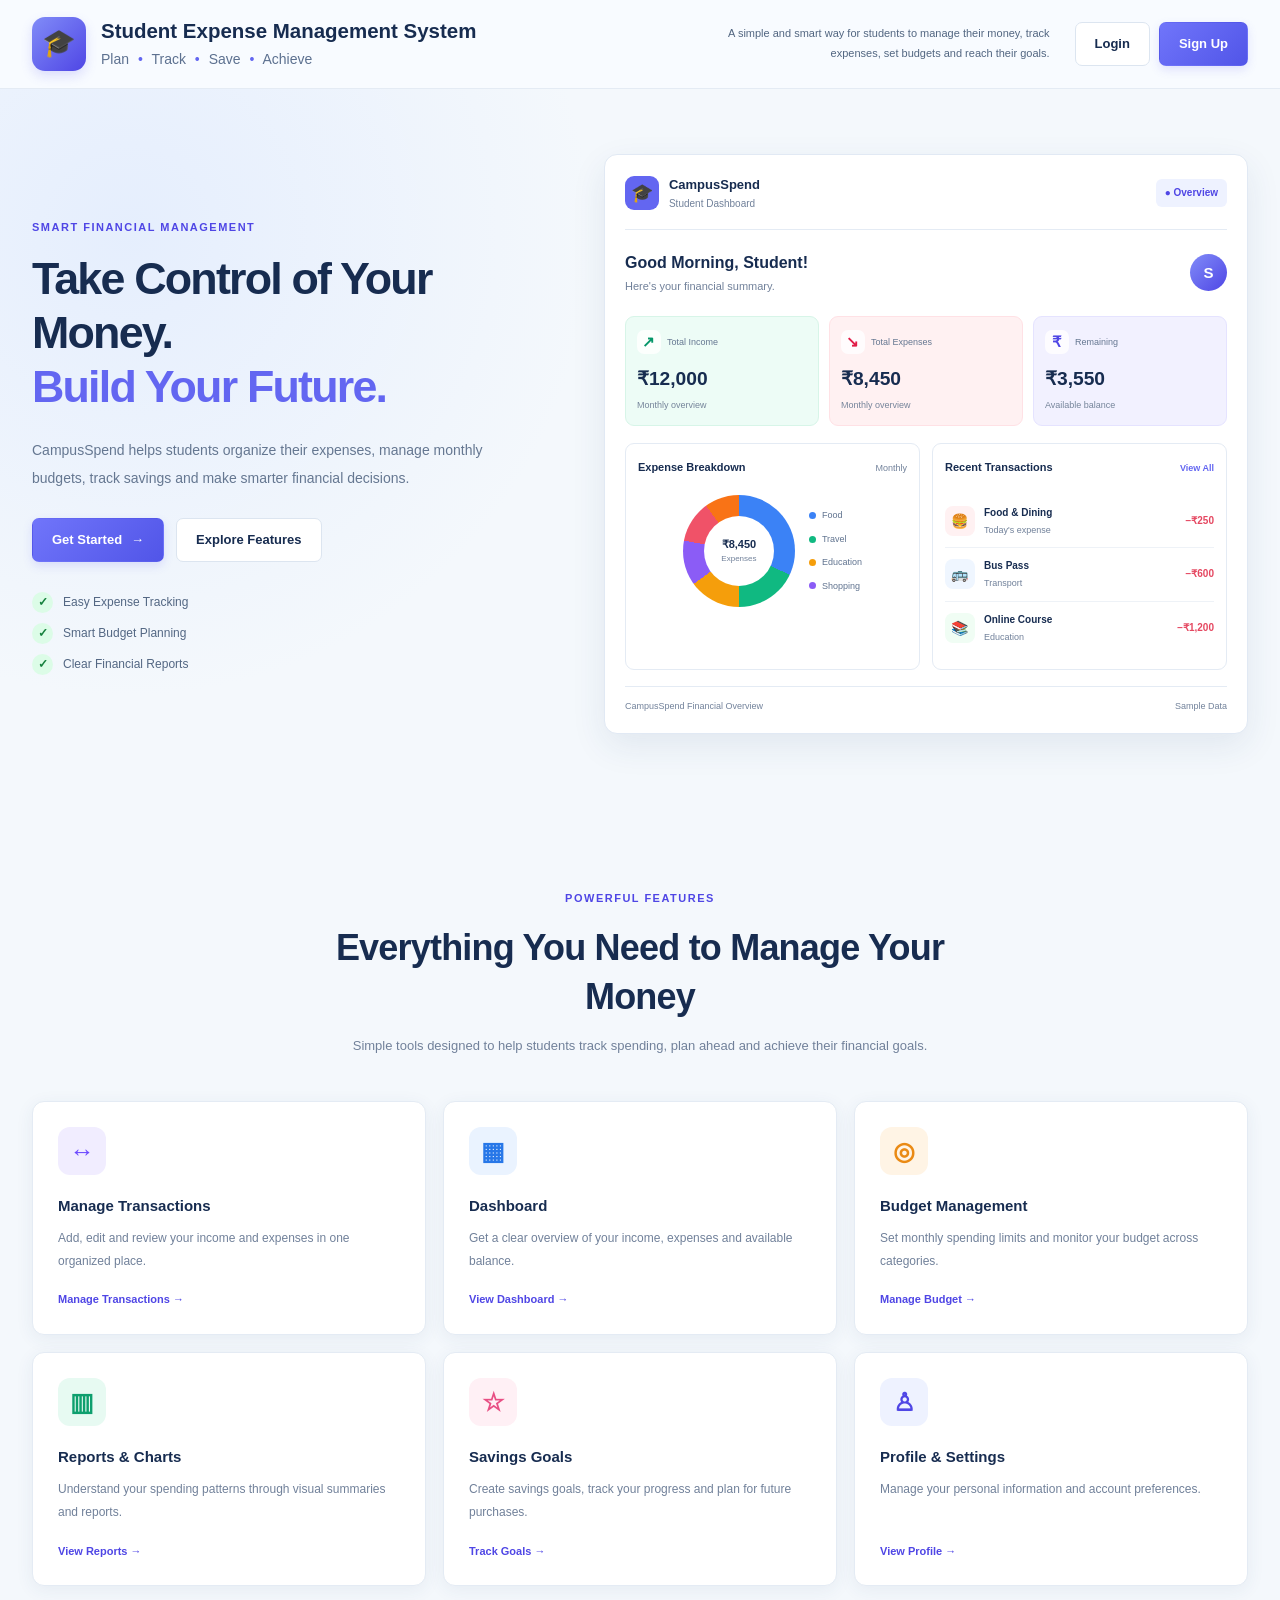
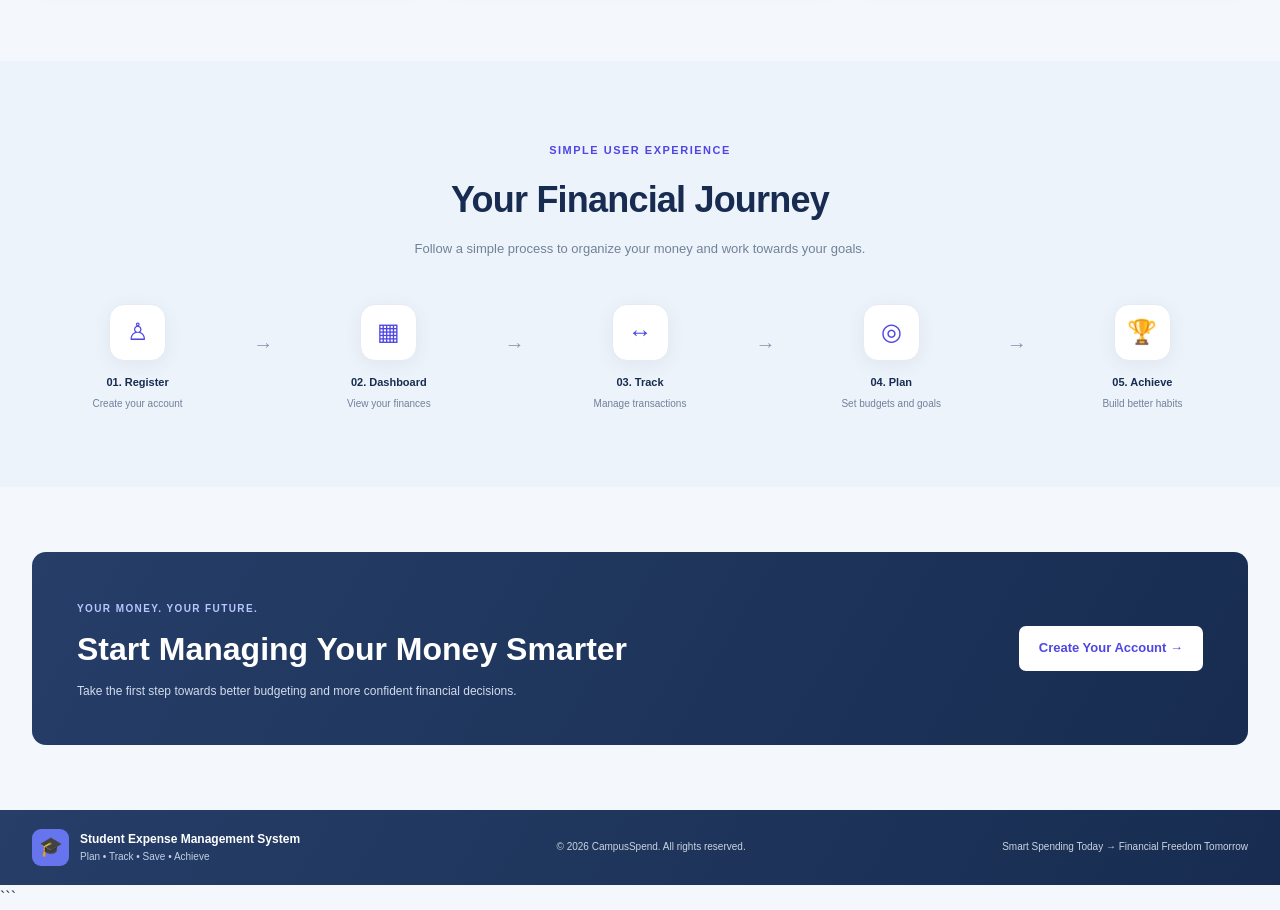
<file: index.html>
<!DOCTYPE html>
<html lang="en">
<head>
    <meta charset="UTF-8">
    <meta name="viewport" content="width=device-width, initial-scale=1.0">

    <title>CampusSpend | Student Expense Management System</title>

    <link rel="stylesheet" href="css/style.css">
</head>

<body>

    <!-- Navigation -->
    <header class="header">
        <nav class="navbar">

            <a href="index.html" class="brand">
                <div class="brand-icon">🎓</div>

                <div class="brand-text">
                    <h2>Student Expense Management System</h2>
                    <p>Plan <span>•</span> Track <span>•</span> Save <span>•</span> Achieve</p>
                </div>
            </a>

            <div class="nav-description">
                A simple and smart way for students to manage their money,
                track expenses, set budgets and reach their goals.
            </div>

            <div class="nav-buttons">
                <a href="login.html" class="btn btn-outline">Login</a>
                <a href="register.html" class="btn btn-primary">Sign Up</a>
            </div>

        </nav>
    </header>


    <!-- Main Content -->
    <main>

        <!-- Hero Section -->
        <section class="hero">

            <div class="hero-content">

                <span class="eyebrow">SMART FINANCIAL MANAGEMENT</span>

                <h1>
                    Take Control of Your Money.
                    <span>Build Your Future.</span>
                </h1>

                <p>
                    CampusSpend helps students organize their expenses,
                    manage monthly budgets, track savings and make
                    smarter financial decisions.
                </p>

                <div class="hero-actions">
                    <a href="register.html" class="btn btn-primary">
                        Get Started <span>→</span>
                    </a>

                    <a href="#features" class="btn btn-outline">
                        Explore Features
                    </a>
                </div>

                <div class="hero-benefits">

                    <div class="benefit">
                        <span class="benefit-icon">✓</span>
                        <span>Easy Expense Tracking</span>
                    </div>

                    <div class="benefit">
                        <span class="benefit-icon">✓</span>
                        <span>Smart Budget Planning</span>
                    </div>

                    <div class="benefit">
                        <span class="benefit-icon">✓</span>
                        <span>Clear Financial Reports</span>
                    </div>

                </div>

            </div>


            <!-- Dashboard Preview -->
            <div class="dashboard-preview">

                <div class="preview-header">

                    <div class="preview-brand">
                        <div class="mini-logo">🎓</div>

                        <div>
                            <h3>CampusSpend</h3>
                            <p>Student Dashboard</p>
                        </div>
                    </div>

                    <span class="status-badge">
                        ● Overview
                    </span>

                </div>


                <div class="welcome-row">
                    <div>
                        <h3>Good Morning, Student!</h3>
                        <p>Here's your financial summary.</p>
                    </div>

                    <div class="avatar">S</div>
                </div>


                <!-- Summary Cards -->
                <div class="summary-grid">

                    <div class="summary-card income-card">
                        <div class="summary-top">
                            <span class="summary-icon">↗</span>
                            <span class="summary-label">Total Income</span>
                        </div>

                        <h3>₹12,000</h3>
                        <p>Monthly overview</p>
                    </div>


                    <div class="summary-card expense-card">
                        <div class="summary-top">
                            <span class="summary-icon">↘</span>
                            <span class="summary-label">Total Expenses</span>
                        </div>

                        <h3>₹8,450</h3>
                        <p>Monthly overview</p>
                    </div>


                    <div class="summary-card balance-card">
                        <div class="summary-top">
                            <span class="summary-icon">₹</span>
                            <span class="summary-label">Remaining</span>
                        </div>

                        <h3>₹3,550</h3>
                        <p>Available balance</p>
                    </div>

                </div>


                <!-- Dashboard Details -->
                <div class="preview-details">

                    <div class="detail-panel">

                        <div class="panel-heading">
                            <h4>Expense Breakdown</h4>
                            <span>Monthly</span>
                        </div>

                        <div class="chart-layout">

                            <div class="donut-chart">
                                <div class="donut-center">
                                    <strong>₹8,450</strong>
                                    <span>Expenses</span>
                                </div>
                            </div>

                            <div class="chart-legend">

                                <div>
                                    <span class="legend-dot food-dot"></span>
                                    <span>Food</span>
                                </div>

                                <div>
                                    <span class="legend-dot travel-dot"></span>
                                    <span>Travel</span>
                                </div>

                                <div>
                                    <span class="legend-dot study-dot"></span>
                                    <span>Education</span>
                                </div>

                                <div>
                                    <span class="legend-dot shopping-dot"></span>
                                    <span>Shopping</span>
                                </div>

                            </div>

                        </div>

                    </div>


                    <div class="detail-panel">

                        <div class="panel-heading">
                            <h4>Recent Transactions</h4>
                            <a href="transactions.html">View All</a>
                        </div>

                        <div class="transaction-row">
                            <div class="transaction-icon food-bg">🍔</div>

                            <div class="transaction-info">
                                <h5>Food & Dining</h5>
                                <p>Today's expense</p>
                            </div>

                            <strong class="expense-amount">−₹250</strong>
                        </div>


                        <div class="transaction-row">
                            <div class="transaction-icon travel-bg">🚌</div>

                            <div class="transaction-info">
                                <h5>Bus Pass</h5>
                                <p>Transport</p>
                            </div>

                            <strong class="expense-amount">−₹600</strong>
                        </div>


                        <div class="transaction-row">
                            <div class="transaction-icon study-bg">📚</div>

                            <div class="transaction-info">
                                <h5>Online Course</h5>
                                <p>Education</p>
                            </div>

                            <strong class="expense-amount">−₹1,200</strong>
                        </div>

                    </div>

                </div>

                <div class="preview-footer">
                    <span>CampusSpend Financial Overview</span>
                    <span>Sample Data</span>
                </div>

            </div>

        </section>


        <!-- Features -->
        <section class="features section" id="features">

            <div class="section-heading">

                <span class="eyebrow">POWERFUL FEATURES</span>

                <h2>Everything You Need to Manage Your Money</h2>

                <p>
                    Simple tools designed to help students track spending,
                    plan ahead and achieve their financial goals.
                </p>

            </div>


            <div class="features-grid">

                <a href="transactions.html" class="feature-card">

                    <div class="feature-icon purple-icon">↔</div>

                    <h3>Manage Transactions</h3>

                    <p>
                        Add, edit and review your income and expenses
                        in one organized place.
                    </p>

                    <span class="feature-link">Manage Transactions →</span>

                </a>


                <a href="dashboard.html" class="feature-card">

                    <div class="feature-icon blue-icon">▦</div>

                    <h3>Dashboard</h3>

                    <p>
                        Get a clear overview of your income, expenses
                        and available balance.
                    </p>

                    <span class="feature-link">View Dashboard →</span>

                </a>


                <a href="budget.html" class="feature-card">

                    <div class="feature-icon orange-icon">◎</div>

                    <h3>Budget Management</h3>

                    <p>
                        Set monthly spending limits and monitor
                        your budget across categories.
                    </p>

                    <span class="feature-link">Manage Budget →</span>

                </a>


                <a href="reports.html" class="feature-card">

                    <div class="feature-icon green-icon">▥</div>

                    <h3>Reports & Charts</h3>

                    <p>
                        Understand your spending patterns through
                        visual summaries and reports.
                    </p>

                    <span class="feature-link">View Reports →</span>

                </a>


                <a href="goals.html" class="feature-card">

                    <div class="feature-icon pink-icon">☆</div>

                    <h3>Savings Goals</h3>

                    <p>
                        Create savings goals, track your progress
                        and plan for future purchases.
                    </p>

                    <span class="feature-link">Track Goals →</span>

                </a>


                <a href="profile.html" class="feature-card">

                    <div class="feature-icon indigo-icon">♙</div>

                    <h3>Profile & Settings</h3>

                    <p>
                        Manage your personal information
                        and account preferences.
                    </p>

                    <span class="feature-link">View Profile →</span>

                </a>

            </div>

        </section>


        <!-- User Flow -->
        <section class="workflow-section section">

            <div class="section-heading">

                <span class="eyebrow">SIMPLE USER EXPERIENCE</span>

                <h2>Your Financial Journey</h2>

                <p>
                    Follow a simple process to organize your money
                    and work towards your goals.
                </p>

            </div>


            <div class="workflow">

                <div class="workflow-step">
                    <div class="workflow-icon">♙</div>
                    <h4>01. Register</h4>
                    <p>Create your account</p>
                </div>

                <span class="workflow-arrow">→</span>

                <div class="workflow-step">
                    <div class="workflow-icon">▦</div>
                    <h4>02. Dashboard</h4>
                    <p>View your finances</p>
                </div>

                <span class="workflow-arrow">→</span>

                <div class="workflow-step">
                    <div class="workflow-icon">↔</div>
                    <h4>03. Track</h4>
                    <p>Manage transactions</p>
                </div>

                <span class="workflow-arrow">→</span>

                <div class="workflow-step">
                    <div class="workflow-icon">◎</div>
                    <h4>04. Plan</h4>
                    <p>Set budgets and goals</p>
                </div>

                <span class="workflow-arrow">→</span>

                <div class="workflow-step">
                    <div class="workflow-icon">🏆</div>
                    <h4>05. Achieve</h4>
                    <p>Build better habits</p>
                </div>

            </div>

        </section>


        <!-- Call to Action -->
        <section class="cta-section">

            <div>
                <span class="cta-label">YOUR MONEY. YOUR FUTURE.</span>

                <h2>Start Managing Your Money Smarter</h2>

                <p>
                    Take the first step towards better budgeting
                    and more confident financial decisions.
                </p>
            </div>

            <a href="register.html" class="btn btn-white">
                Create Your Account →
            </a>

        </section>

    </main>


    <!-- Footer -->
    <footer class="footer">

        <div class="footer-brand">
            <div class="footer-logo">🎓</div>

            <div>
                <h3>Student Expense Management System</h3>
                <p>Plan • Track • Save • Achieve</p>
            </div>
        </div>

        <p class="footer-copy">
            © 2026 CampusSpend. All rights reserved.
        </p>

        <p class="footer-tagline">
            Smart Spending Today → Financial Freedom Tomorrow
        </p>

    </footer>

</body>
</html>
```
</file>
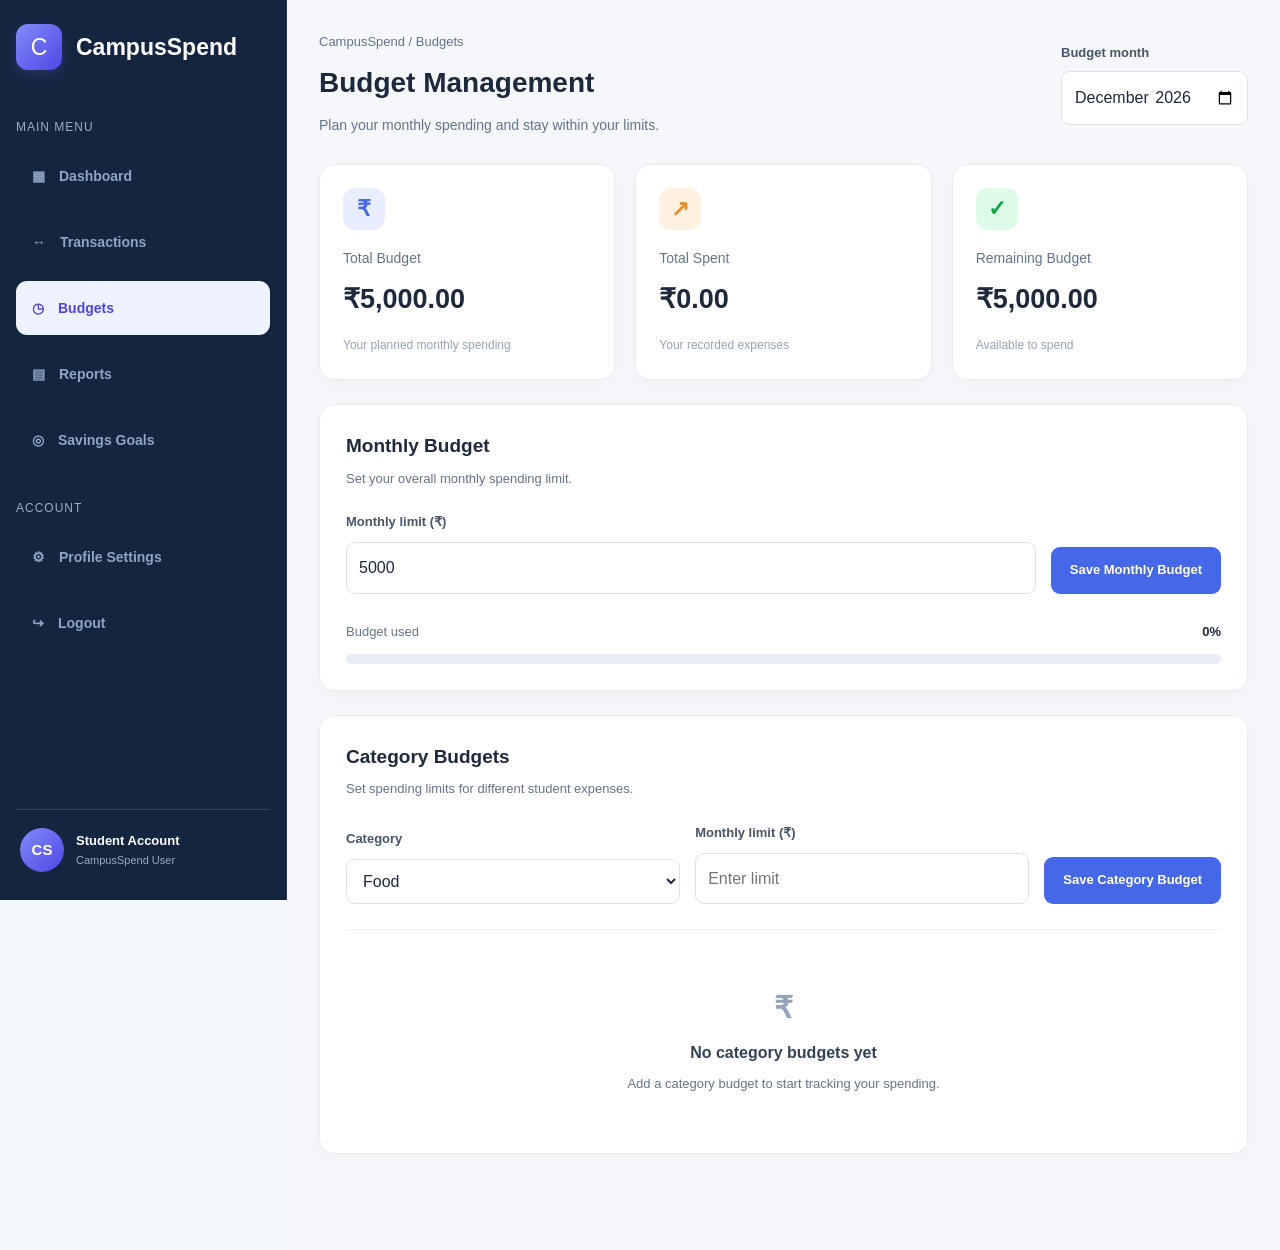
<file: budget.html>
<!DOCTYPE html>
<html lang="en">
<head>
    <meta charset="UTF-8">
    <meta name="viewport" content="width=device-width, initial-scale=1.0">
    <title>Budgets | CampusSpend</title>

    <link rel="stylesheet" href="css/style.css">
<link rel="stylesheet" href="css/budget.css">
</head>
<body>

<div class="app-container">

    <!-- Sidebar -->
    <aside class="sidebar">
        <div class="brand">
            <div class="brand-icon">C</div>
            <h2>CampusSpend</h2>
        </div>

        <p class="menu-heading">MAIN MENU</p>

        <nav class="sidebar-nav">
            <a href="dashboard.html">▦ <span>Dashboard</span></a>
            <a href="transactions.html">↔ <span>Transactions</span></a>
            <a href="budget.html" class="active">◷ <span>Budgets</span></a>
            <a href="reports.html">▤ <span>Reports</span></a>
            <a href="goals.html">◎ <span>Savings Goals</span></a>
        </nav>

        <p class="menu-heading">ACCOUNT</p>

        <nav class="sidebar-nav">
            <a href="profile.html">⚙ <span>Profile Settings</span></a>
            <a href="#" id="logoutBtn">↪ <span>Logout</span></a>
        </nav>

        <div class="sidebar-footer">
            <div class="avatar">CS</div>
            <div>
                <strong>Student Account</strong>
                <small>CampusSpend User</small>
            </div>
        </div>
    </aside>

    <!-- Main Content -->
    <main class="budget-main">

        <header class="page-header">
            <div>
                <p class="breadcrumb">CampusSpend / Budgets</p>
                <h1>Budget Management</h1>
                <p class="page-subtitle">
                    Plan your monthly spending and stay within your limits.
                </p>
            </div>

            <div class="month-selector">
                <label for="budgetMonth">Budget month</label>
                <input type="month" id="budgetMonth">
            </div>
        </header>

        <!-- Summary Cards -->
        <section class="budget-summary">

            <article class="summary-card">
                <div class="summary-icon blue-icon">₹</div>
                <p>Total Budget</p>
                <h2 id="totalBudget">₹0.00</h2>
                <small>Your planned monthly spending</small>
            </article>

            <article class="summary-card">
                <div class="summary-icon orange-icon">↗</div>
                <p>Total Spent</p>
                <h2 id="totalSpent">₹0.00</h2>
                <small>Your recorded expenses</small>
            </article>

            <article class="summary-card">
                <div class="summary-icon green-icon">✓</div>
                <p>Remaining Budget</p>
                <h2 id="remainingBudget">₹0.00</h2>
                <small id="remainingMessage">Available to spend</small>
            </article>

        </section>

        <!-- Overall Budget -->
        <section class="budget-panel overall-panel">
            <div class="panel-heading">
                <div>
                    <h2>Monthly Budget</h2>
                    <p>Set your overall monthly spending limit.</p>
                </div>
            </div>

            <form id="overallBudgetForm" class="overall-budget-form">
                <div class="input-group">
                    <label for="monthlyBudget">Monthly limit (₹)</label>
                    <input
                        type="number"
                        id="monthlyBudget"
                        min="0"
                        step="0.01"
                        placeholder="Enter monthly budget"
                        required
                    >
                </div>

                <button type="submit" class="primary-btn">
                    Save Monthly Budget
                </button>
            </form>

            <div class="progress-information">
                <div>
                    <span>Budget used</span>
                    <strong id="overallPercentage">0%</strong>
                </div>

                <div class="progress-track">
                    <div id="overallProgress" class="progress-fill"></div>
                </div>
            </div>
        </section>

        <!-- Category Budgets -->
        <section class="budget-panel">
            <div class="panel-heading category-heading">
                <div>
                    <h2>Category Budgets</h2>
                    <p>Set spending limits for different student expenses.</p>
                </div>
            </div>

            <form id="categoryBudgetForm" class="category-form">

                <div class="input-group">
                    <label for="categoryName">Category</label>
                    <select id="categoryName" required>
                        <option value="Food">Food</option>
                        <option value="Transport">Transport</option>
                        <option value="Education">Education</option>
                        <option value="Hostel">Hostel</option>
                        <option value="Shopping">Shopping</option>
                        <option value="Entertainment">Entertainment</option>
                        <option value="Other">Other</option>
                    </select>
                </div>

                <div class="input-group">
                    <label for="categoryLimit">Monthly limit (₹)</label>
                    <input
                        type="number"
                        id="categoryLimit"
                        min="0.01"
                        step="0.01"
                        placeholder="Enter limit"
                        required
                    >
                </div>

                <button type="submit" class="primary-btn">
                    Save Category Budget
                </button>
            </form>

            <div id="categoryBudgetList" class="category-budget-list"></div>

            <div id="emptyBudgets" class="empty-state">
                <div class="empty-icon">₹</div>
                <h3>No category budgets yet</h3>
                <p>Add a category budget to start tracking your spending.</p>
            </div>
        </section>

        <p id="budgetMessage" class="budget-message" role="status"></p>

    </main>
</div>

<script src="js/budget.js"></script>

</body>
</html>
</file>
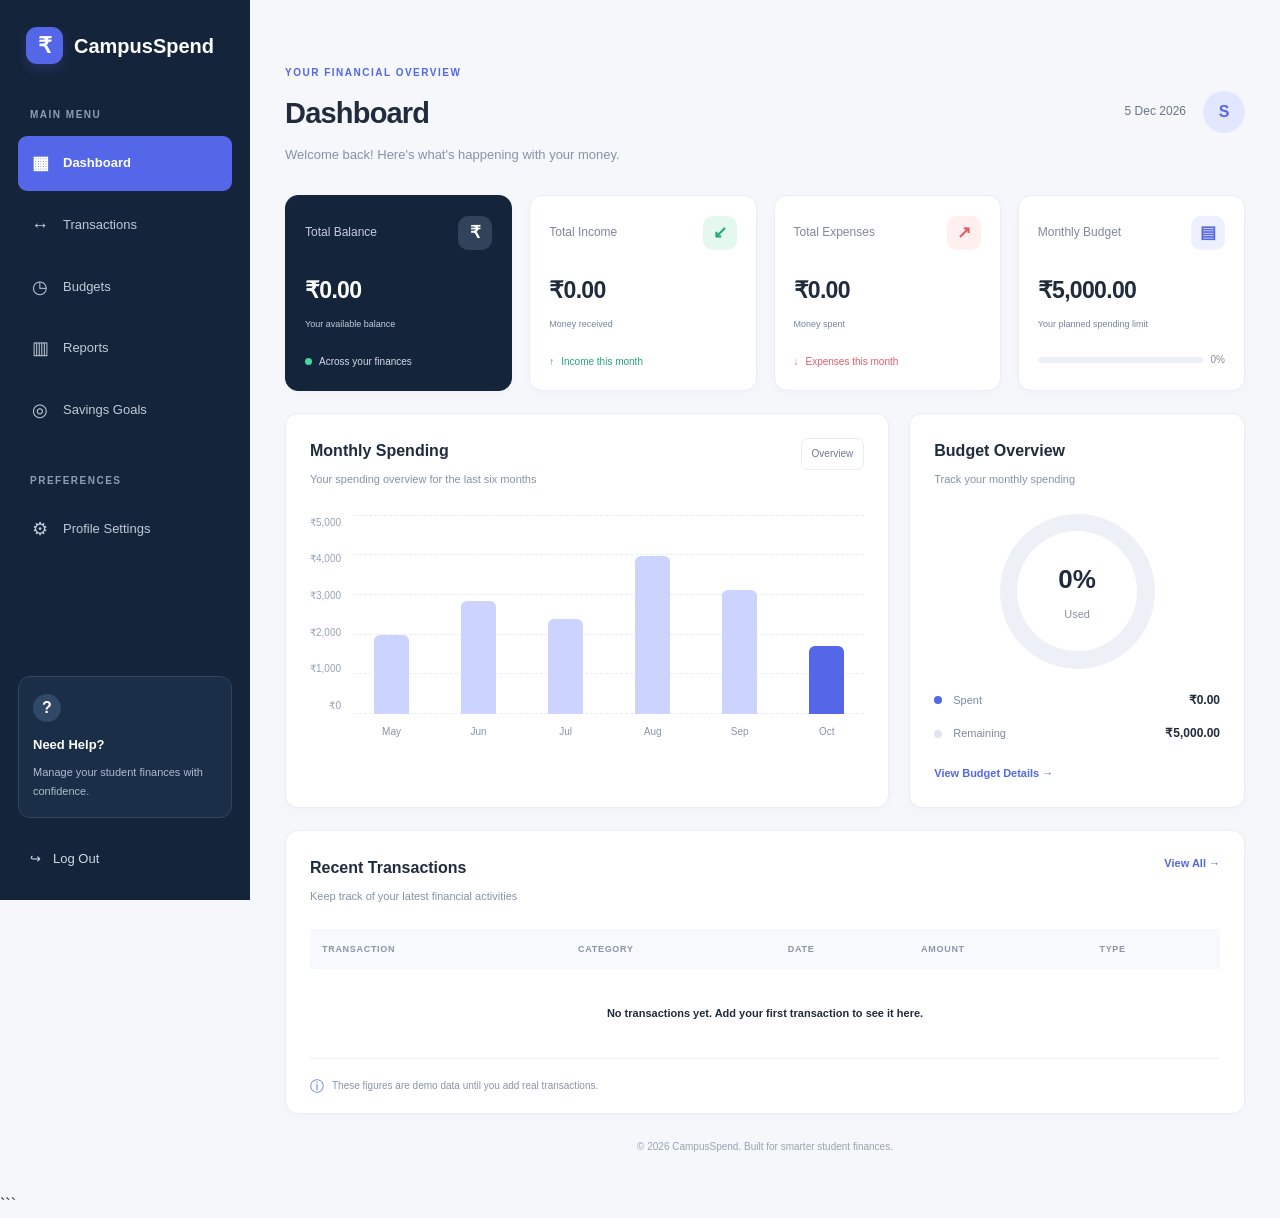
<file: dashboard.html>
<!DOCTYPE html>

<html lang="en">
<head>
    <meta charset="UTF-8">
    <meta name="viewport" content="width=device-width, initial-scale=1.0">
    <title>Dashboard | CampusSpend</title>

```
<link rel="stylesheet" href="css/style.css">
<link rel="stylesheet" href="css/dashboard.css">

<script src="js/dashboard.js" defer></script>
```

</head>

<body>

```
<div class="dashboard-layout">

    <!-- Sidebar -->
    <aside class="sidebar">

        <a href="dashboard.html" class="brand">
            <span class="brand-icon">₹</span>
            <span>CampusSpend</span>
        </a>

        <div class="sidebar-heading">MAIN MENU</div>

        <nav class="sidebar-nav">
            <a href="dashboard.html" class="nav-link active">
                <span>▦</span> Dashboard
            </a>

            <a href="transactions.html" class="nav-link">
                <span>↔</span> Transactions
            </a>

            <a href="budget.html" class="nav-link">
                <span>◷</span> Budgets
            </a>

            <a href="reports.html" class="nav-link">
                <span>▥</span> Reports
            </a>

            <a href="goals.html" class="nav-link">
                <span>◎</span> Savings Goals
            </a>
        </nav>

        <div class="sidebar-heading settings-heading">PREFERENCES</div>

        <nav class="sidebar-nav">
            <a href="profile.html" class="nav-link">
                <span>⚙</span> Profile Settings
            </a>
        </nav>

        <div class="sidebar-bottom">
            <div class="help-card">
                <div class="help-icon">?</div>
                <h3>Need Help?</h3>
                <p>Manage your student finances with confidence.</p>
            </div>

            <button class="logout-button" id="logoutButton">
                <span>↪</span> Log Out
            </button>
        </div>

    </aside>

    <!-- Main Content -->
    <main class="main-content">

        <!-- Top Bar -->
        <header class="topbar">
            <div>
                <p class="eyebrow">YOUR FINANCIAL OVERVIEW</p>
                <h1>Dashboard</h1>
                <p class="welcome-text">
                    Welcome back! Here's what's happening with your money.
                </p>
            </div>

            <div class="topbar-right">
                <div class="date-display" id="currentDate">Loading date...</div>

                <a href="profile.html" class="profile-avatar" title="Profile">
                    S
                </a>
            </div>
        </header>

        <!-- Overview Cards -->
        <section class="overview-grid">

            <article class="summary-card balance-card">
                <div class="card-top">
                    <span class="card-label">Total Balance</span>
                    <span class="card-icon balance-icon">₹</span>
                </div>

                <h2 id="totalBalance">₹0.00</h2>

                <p class="card-description">Your available balance</p>

                <div class="card-footer">
                    <span class="status-dot"></span>
                    <span>Across your finances</span>
                </div>
            </article>

            <article class="summary-card">
                <div class="card-top">
                    <span class="card-label">Total Income</span>
                    <span class="card-icon income-icon">↙</span>
                </div>

                <h2 id="totalIncome">₹0.00</h2>

                <p class="card-description">Money received</p>

                <div class="card-footer positive-text">
                    <span>↑</span>
                    <span>Income this month</span>
                </div>
            </article>

            <article class="summary-card">
                <div class="card-top">
                    <span class="card-label">Total Expenses</span>
                    <span class="card-icon expense-icon">↗</span>
                </div>

                <h2 id="totalExpenses">₹0.00</h2>

                <p class="card-description">Money spent</p>

                <div class="card-footer negative-text">
                    <span>↓</span>
                    <span>Expenses this month</span>
                </div>
            </article>

            <article class="summary-card">
                <div class="card-top">
                    <span class="card-label">Monthly Budget</span>
                    <span class="card-icon budget-icon">▤</span>
                </div>

                <h2 id="monthlyBudget">₹5,000.00</h2>

                <p class="card-description">Your planned spending limit</p>

                <div class="budget-progress">
                    <div class="progress-track">
                        <div class="progress-fill" id="budgetProgress"></div>
                    </div>
                    <span id="budgetPercentage">0%</span>
                </div>
            </article>

        </section>

        <!-- Chart and Budget Section -->
        <section class="middle-grid">

            <article class="content-card spending-card">
                <div class="section-header">
                    <div>
                        <h2>Monthly Spending</h2>
                        <p>Your spending overview for the last six months</p>
                    </div>

                    <span class="small-badge">Overview</span>
                </div>

                <div class="chart-container">
                    <div class="chart-y-labels">
                        <span>₹5,000</span>
                        <span>₹4,000</span>
                        <span>₹3,000</span>
                        <span>₹2,000</span>
                        <span>₹1,000</span>
                        <span>₹0</span>
                    </div>

                    <div class="chart-area">
                        <div class="chart-grid-lines">
                            <span></span>
                            <span></span>
                            <span></span>
                            <span></span>
                            <span></span>
                            <span></span>
                        </div>

                        <div class="chart-bars" id="spendingChart">
                            <div class="chart-column">
                                <div class="chart-bar" style="height: 35%"></div>
                                <span>May</span>
                            </div>

                            <div class="chart-column">
                                <div class="chart-bar" style="height: 50%"></div>
                                <span>Jun</span>
                            </div>

                            <div class="chart-column">
                                <div class="chart-bar" style="height: 42%"></div>
                                <span>Jul</span>
                            </div>

                            <div class="chart-column">
                                <div class="chart-bar" style="height: 70%"></div>
                                <span>Aug</span>
                            </div>

                            <div class="chart-column">
                                <div class="chart-bar" style="height: 55%"></div>
                                <span>Sep</span>
                            </div>

                            <div class="chart-column">
                                <div class="chart-bar current-bar" style="height: 30%"></div>
                                <span>Oct</span>
                            </div>
                        </div>
                    </div>
                </div>
            </article>

            <article class="content-card budget-card">
                <div class="section-header">
                    <div>
                        <h2>Budget Overview</h2>
                        <p>Track your monthly spending</p>
                    </div>
                </div>

                <div class="budget-circle" id="budgetCircle">
                    <div class="circle-content">
                        <strong id="budgetCirclePercentage">0%</strong>
                        <span>Used</span>
                    </div>
                </div>

                <div class="budget-details">
                    <div>
                        <span class="legend-dot spent-dot"></span>
                        <span>Spent</span>
                        <strong id="budgetSpent">₹0</strong>
                    </div>

                    <div>
                        <span class="legend-dot remaining-dot"></span>
                        <span>Remaining</span>
                        <strong id="budgetRemaining">₹5,000</strong>
                    </div>
                </div>

                <a href="budget.html" class="text-link">
                    View Budget Details →
                </a>
            </article>

        </section>

        <!-- Recent Transactions -->
        <section class="content-card transactions-card">

            <div class="section-header">
                <div>
                    <h2>Recent Transactions</h2>
                    <p>Keep track of your latest financial activities</p>
                </div>

                <a href="transactions.html" class="view-all-link">
                    View All →
                </a>
            </div>

            <div class="table-wrapper">
                <table>
                    <thead>
                        <tr>
                            <th>TRANSACTION</th>
                            <th>CATEGORY</th>
                            <th>DATE</th>
                            <th>AMOUNT</th>
                            <th>TYPE</th>
                        </tr>
                    </thead>

                    <tbody id="recentTransactions">
                        <tr>
                            <td colspan="5" class="empty-state">
                                No transactions yet. Add your first transaction
                                to see it here.
                            </td>
                        </tr>
                    </tbody>
                </table>
            </div>

            <div class="transaction-note">
                <span>ⓘ</span>
                These figures are demo data until you add real transactions.
            </div>

        </section>

        <footer class="dashboard-footer">
            <p>© 2026 CampusSpend. Built for smarter student finances.</p>
        </footer>

    </main>

</div>
```

</body>
</html>
</file>
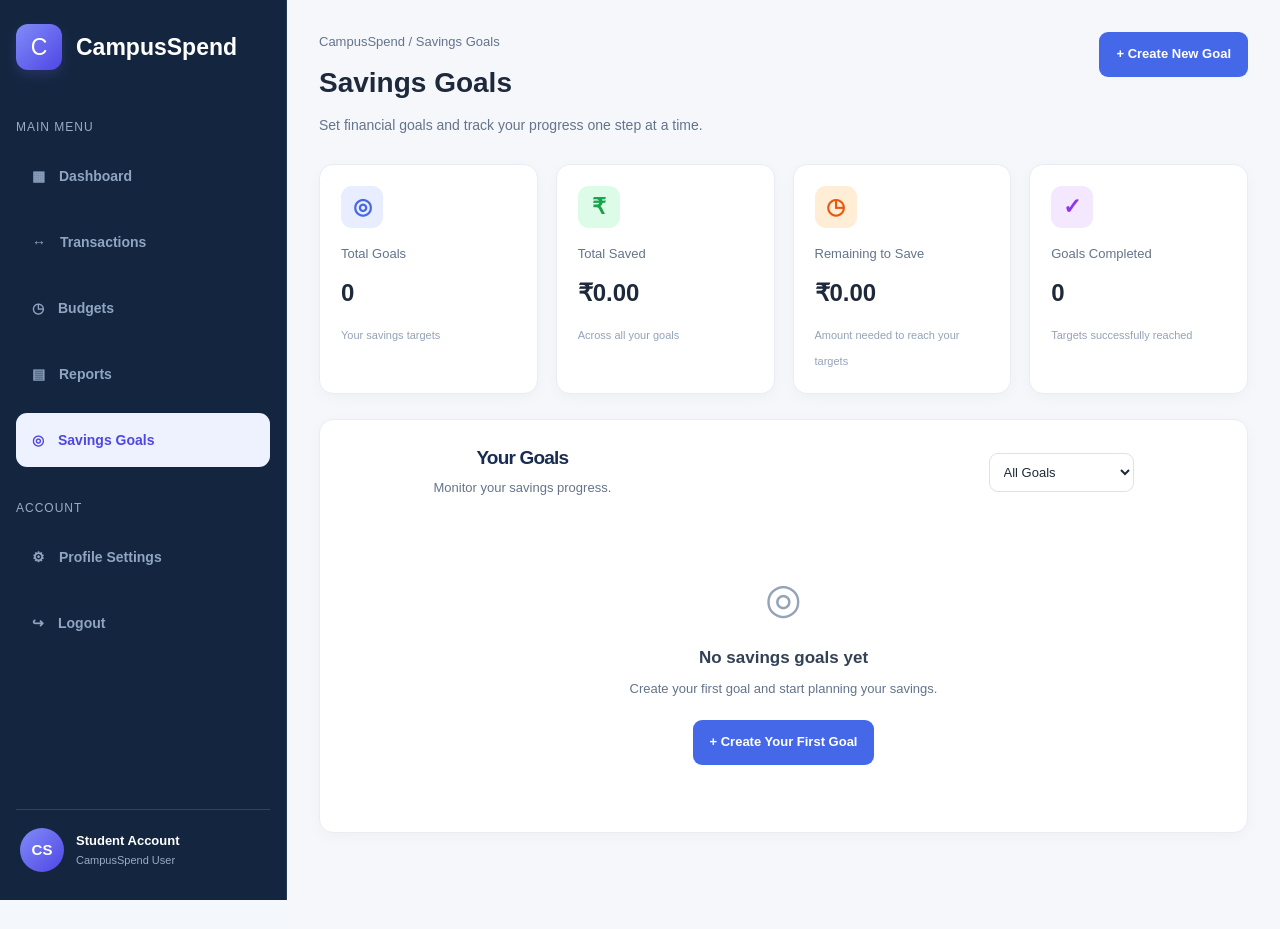
<file: goals.html>
<!DOCTYPE html>
<html lang="en">
<head>
    <meta charset="UTF-8">
    <meta name="viewport" content="width=device-width, initial-scale=1.0">
    <title>Savings Goals | CampusSpend</title>

    <link rel="stylesheet" href="css/style.css">
    <link rel="stylesheet" href="css/goals.css">
</head>
<body>

<div class="app-container">

    <!-- Sidebar -->
    <aside class="sidebar">
        <div class="brand">
            <div class="brand-icon">C</div>
            <h2>CampusSpend</h2>
        </div>

        <p class="menu-heading">MAIN MENU</p>

        <nav class="sidebar-nav">
            <a href="dashboard.html">▦ <span>Dashboard</span></a>
            <a href="transactions.html">↔ <span>Transactions</span></a>
            <a href="budget.html">◷ <span>Budgets</span></a>
            <a href="reports.html">▤ <span>Reports</span></a>
            <a href="goals.html" class="active">◎ <span>Savings Goals</span></a>
        </nav>

        <p class="menu-heading">ACCOUNT</p>

        <nav class="sidebar-nav">
            <a href="profile.html">⚙ <span>Profile Settings</span></a>
            <a href="#" id="logoutBtn">↪ <span>Logout</span></a>
        </nav>

        <div class="sidebar-footer">
            <div class="avatar">CS</div>
            <div>
                <strong>Student Account</strong>
                <small>CampusSpend User</small>
            </div>
        </div>
    </aside>

    <!-- Main Content -->
    <main class="goals-main">

        <header class="goals-header">
            <div>
                <p class="breadcrumb">CampusSpend / Savings Goals</p>
                <h1>Savings Goals</h1>
                <p class="page-subtitle">
                    Set financial goals and track your progress one step at a time.
                </p>
            </div>

            <button type="button" id="openGoalForm" class="primary-btn">
                + Create New Goal
            </button>
        </header>

        <!-- Summary -->
        <section class="goal-summary">

            <article class="goal-summary-card">
                <div class="goal-summary-icon blue-icon">◎</div>
                <p>Total Goals</p>
                <h2 id="totalGoals">0</h2>
                <small>Your savings targets</small>
            </article>

            <article class="goal-summary-card">
                <div class="goal-summary-icon green-icon">₹</div>
                <p>Total Saved</p>
                <h2 id="totalSaved">₹0.00</h2>
                <small>Across all your goals</small>
            </article>

            <article class="goal-summary-card">
                <div class="goal-summary-icon orange-icon">◷</div>
                <p>Remaining to Save</p>
                <h2 id="totalRemaining">₹0.00</h2>
                <small>Amount needed to reach your targets</small>
            </article>

            <article class="goal-summary-card">
                <div class="goal-summary-icon purple-icon">✓</div>
                <p>Goals Completed</p>
                <h2 id="completedGoals">0</h2>
                <small>Targets successfully reached</small>
            </article>

        </section>

        <!-- Create Goal Form -->
        <section class="goal-form-panel" id="goalFormPanel" hidden>
            <div class="panel-heading">
                <div>
                    <h2>Create a Savings Goal</h2>
                    <p>Decide what you want to save for.</p>
                </div>

                <button type="button" id="closeGoalForm" class="close-btn"
                    aria-label="Close form">×</button>
            </div>

            <form id="goalForm">

                <div class="form-grid">

                    <div class="input-group">
                        <label for="goalName">Goal Name</label>
                        <input
                            type="text"
                            id="goalName"
                            placeholder="e.g. New Laptop"
                            maxlength="60"
                            required
                        >
                    </div>

                    <div class="input-group">
                        <label for="goalCategory">Category</label>
                        <select id="goalCategory" required>
                            <option value="Education">Education</option>
                            <option value="Technology">Technology</option>
                            <option value="Travel">Travel</option>
                            <option value="Emergency Fund">Emergency Fund</option>
                            <option value="Personal">Personal</option>
                            <option value="Other">Other</option>
                        </select>
                    </div>

                    <div class="input-group">
                        <label for="goalTarget">Target Amount (₹)</label>
                        <input
                            type="number"
                            id="goalTarget"
                            min="0.01"
                            step="0.01"
                            placeholder="e.g. 30000"
                            required
                        >
                    </div>

                    <div class="input-group">
                        <label for="goalInitial">Already Saved (₹)</label>
                        <input
                            type="number"
                            id="goalInitial"
                            min="0"
                            step="0.01"
                            value="0"
                            required
                        >
                    </div>

                    <div class="input-group">
                        <label for="goalDeadline">Target Date (Optional)</label>
                        <input type="date" id="goalDeadline">
                    </div>

                    <div class="input-group">
                        <label for="goalDescription">Description (Optional)</label>
                        <input
                            type="text"
                            id="goalDescription"
                            maxlength="150"
                            placeholder="What are you saving for?"
                        >
                    </div>

                </div>

                <div class="form-actions">
                    <button type="button" id="cancelGoal" class="secondary-btn">
                        Cancel
                    </button>

                    <button type="submit" class="primary-btn">
                        Save Goal
                    </button>
                </div>

            </form>
        </section>

        <!-- Goal List -->
        <section class="goals-section">

            <div class="section-heading">
                <div>
                    <h2>Your Goals</h2>
                    <p>Monitor your savings progress.</p>
                </div>

                <select id="goalFilter" aria-label="Filter goals">
                    <option value="all">All Goals</option>
                    <option value="active">In Progress</option>
                    <option value="completed">Completed</option>
                </select>
            </div>

            <div id="goalsList" class="goals-list"></div>

            <div id="emptyGoals" class="empty-goals">
                <div class="empty-goals-icon">◎</div>
                <h3>No savings goals yet</h3>
                <p>Create your first goal and start planning your savings.</p>

                <button type="button" id="emptyCreateGoal" class="primary-btn">
                    + Create Your First Goal
                </button>
            </div>

        </section>

        <p id="goalMessage" class="goal-message" role="status"></p>

    </main>
</div>

<script src="js/goals.js"></script>

</body>
</html>
</file>
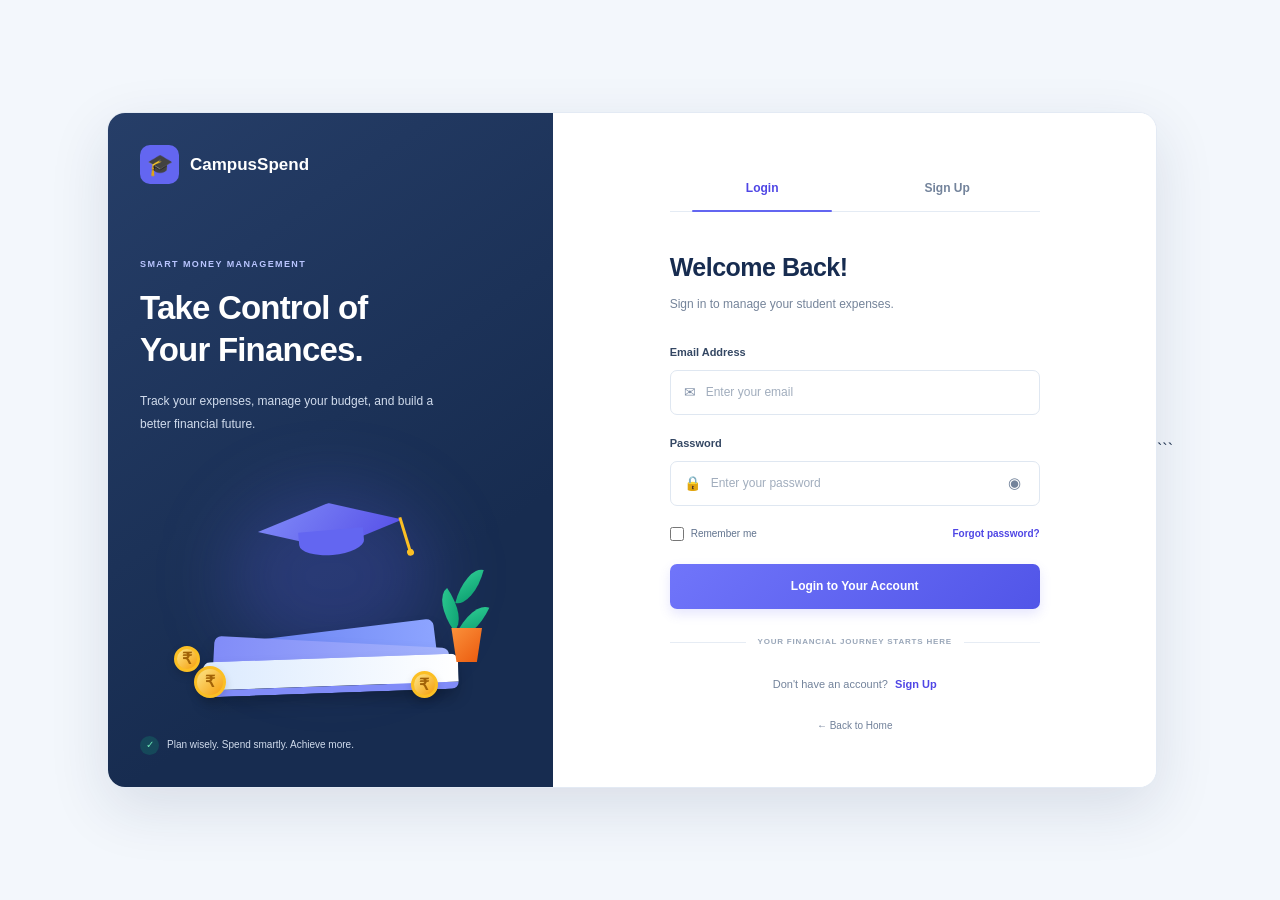
<file: login.html>
<!DOCTYPE html>
<html lang="en">
<head>
    <meta charset="UTF-8">
    <meta name="viewport" content="width=device-width, initial-scale=1.0">

    <title>Login | CampusSpend</title>

    <link rel="stylesheet" href="css/style.css">
    <link rel="stylesheet" href="css/auth.css">
</head>

<body class="auth-body">

    <main class="auth-container">

        <!-- Left Branding Panel -->
        <section class="auth-brand-panel">

            <a href="index.html" class="auth-logo">
                <span class="auth-logo-icon">🎓</span>
                <span>CampusSpend</span>
            </a>

            <div class="brand-message">
                <span class="brand-tag">SMART MONEY MANAGEMENT</span>

                <h1>Take Control of Your Finances.</h1>

                <p>
                    Track your expenses, manage your budget,
                    and build a better financial future.
                </p>
            </div>

            <!-- Decorative Illustration -->
            <div class="finance-illustration" aria-hidden="true">

                <div class="illustration-glow"></div>

                <div class="book book-back"></div>
                <div class="book book-middle"></div>
                <div class="book book-front"></div>

                <div class="graduation-cap">
                    <div class="cap-top"></div>
                    <div class="cap-base"></div>
                    <div class="cap-tassel"></div>
                </div>

                <div class="plant">
                    <span class="leaf leaf-one"></span>
                    <span class="leaf leaf-two"></span>
                    <span class="leaf leaf-three"></span>
                    <span class="plant-pot"></span>
                </div>

                <div class="coin coin-one">₹</div>
                <div class="coin coin-two">₹</div>
                <div class="coin coin-three">₹</div>

            </div>

            <div class="brand-footer">
                <span class="footer-check">✓</span>
                Plan wisely. Spend smartly. Achieve more.
            </div>

        </section>


        <!-- Right Login Panel -->
        <section class="auth-form-panel">

            <div class="auth-form-wrapper">

                <div class="mobile-brand">
                    <span>🎓</span>
                    <span>CampusSpend</span>
                </div>

                <div class="auth-tabs">
                    <a href="login.html" class="auth-tab active">Login</a>
                    <a href="register.html" class="auth-tab">Sign Up</a>
                </div>

                <div class="auth-heading">
                    <h2>Welcome Back!</h2>

                    <p>
                        Sign in to manage your student expenses.
                    </p>
                </div>


                <form id="loginForm">

                    <div class="form-group">
                        <label for="email">Email Address</label>

                        <div class="input-wrapper">
                            <span class="input-icon">✉</span>

                            <input
                                type="email"
                                id="email"
                                name="email"
                                placeholder="Enter your email"
                                autocomplete="email"
                                required
                            >
                        </div>
                    </div>


                    <div class="form-group">
                        <label for="password">Password</label>

                        <div class="input-wrapper">
                            <span class="input-icon">🔒</span>

                            <input
                                type="password"
                                id="password"
                                name="password"
                                placeholder="Enter your password"
                                autocomplete="current-password"
                                required
                            >

                            <button
                                type="button"
                                class="password-toggle"
                                id="togglePassword"
                                aria-label="Show password"
                                aria-pressed="false"
                            >◉</button>
                        </div>
                    </div>


                    <div class="form-options">

                        <label class="remember-option">
                            <input type="checkbox" id="rememberMe">
                            <span>Remember me</span>
                        </label>

                        <a href="#" id="forgotPassword">
                            Forgot password?
                        </a>

                    </div>


                    <p class="form-message" id="loginMessage" aria-live="polite"></p>

                    <button type="submit" class="auth-submit">
                        Login to Your Account
                    </button>

                </form>


                <div class="auth-divider">
                    <span>YOUR FINANCIAL JOURNEY STARTS HERE</span>
                </div>


                <p class="auth-switch">
                    Don't have an account?
                    <a href="register.html">Sign Up</a>
                </p>

                <a href="index.html" class="back-home">
                    ← Back to Home
                </a>

            </div>

        </section>

    </main>

    <script src="js/auth.js"></script>

</body>
</html>
```
</file>
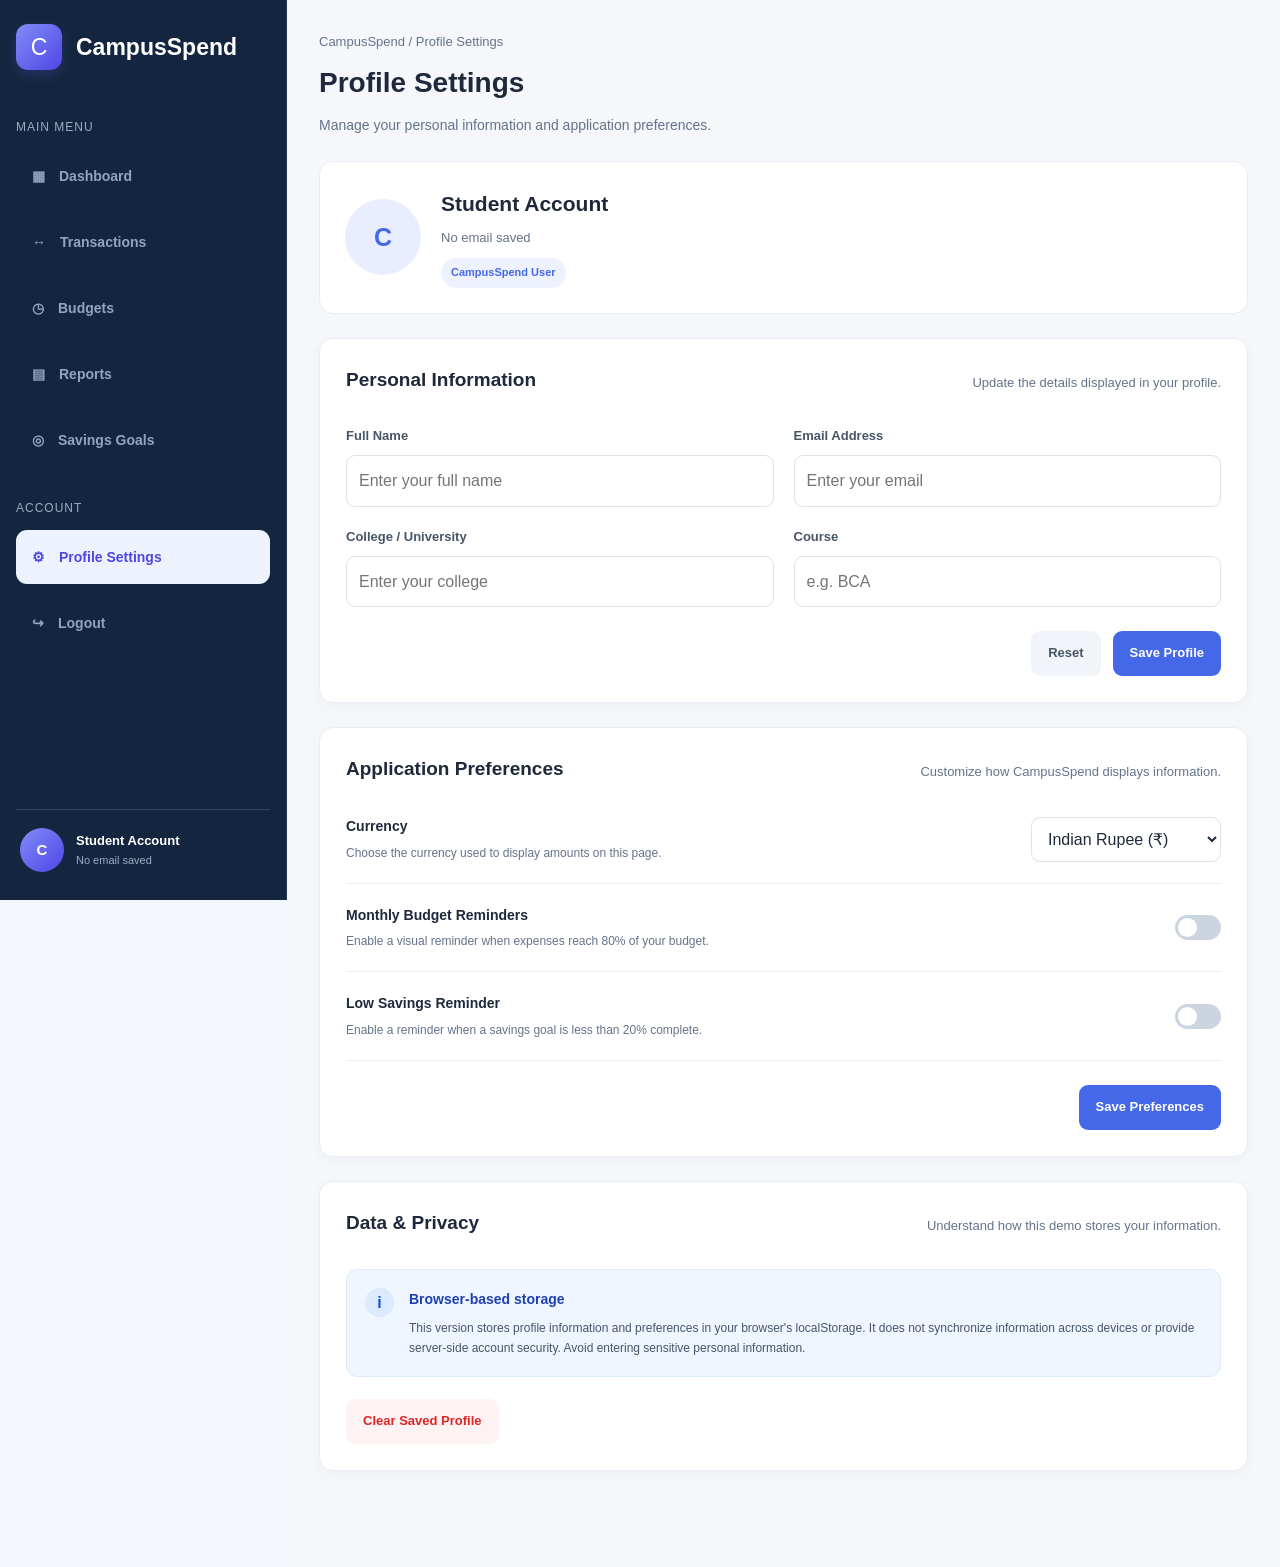
<file: profile.html>
<!DOCTYPE html>
<html lang="en">
<head>
    <meta charset="UTF-8">
    <meta name="viewport" content="width=device-width, initial-scale=1.0">
    <title>Profile Settings | CampusSpend</title>

    <link rel="stylesheet" href="css/style.css">
    <link rel="stylesheet" href="css/profile.css">
</head>
<body>

<div class="app-container">

    <!-- Sidebar -->
    <aside class="sidebar">
        <div class="brand">
            <div class="brand-icon">C</div>
            <h2>CampusSpend</h2>
        </div>

        <p class="menu-heading">MAIN MENU</p>

        <nav class="sidebar-nav">
            <a href="dashboard.html">▦ <span>Dashboard</span></a>
            <a href="transactions.html">↔ <span>Transactions</span></a>
            <a href="budget.html">◷ <span>Budgets</span></a>
            <a href="reports.html">▤ <span>Reports</span></a>
            <a href="goals.html">◎ <span>Savings Goals</span></a>
        </nav>

        <p class="menu-heading">ACCOUNT</p>

        <nav class="sidebar-nav">
            <a href="profile.html" class="active">⚙ <span>Profile Settings</span></a>
            <a href="#" id="logoutBtn">↪ <span>Logout</span></a>
        </nav>

        <div class="sidebar-footer">
            <div class="avatar" id="sidebarAvatar">CS</div>
            <div>
                <strong id="sidebarName">Student Account</strong>
                <small id="sidebarEmail">CampusSpend User</small>
            </div>
        </div>
    </aside>

    <!-- Main Content -->
    <main class="profile-main">

        <header class="profile-header">
            <div>
                <p class="breadcrumb">CampusSpend / Profile Settings</p>
                <h1>Profile Settings</h1>
                <p class="page-subtitle">
                    Manage your personal information and application preferences.
                </p>
            </div>
        </header>

        <!-- Profile Overview -->
        <section class="profile-overview">
            <div class="profile-avatar" id="profileAvatar">CS</div>

            <div class="profile-overview-details">
                <h2 id="overviewName">Student Account</h2>
                <p id="overviewEmail">student@example.com</p>
                <span class="profile-badge">CampusSpend User</span>
            </div>
        </section>

        <!-- Personal Information -->
        <section class="profile-panel">
            <div class="panel-heading">
                <h2>Personal Information</h2>
                <p>Update the details displayed in your profile.</p>
            </div>

            <form id="profileForm">

                <div class="profile-form-grid">

                    <div class="input-group">
                        <label for="fullName">Full Name</label>
                        <input
                            type="text"
                            id="fullName"
                            maxlength="80"
                            placeholder="Enter your full name"
                            required
                        >
                    </div>

                    <div class="input-group">
                        <label for="email">Email Address</label>
                        <input
                            type="email"
                            id="email"
                            maxlength="120"
                            placeholder="Enter your email"
                            required
                        >
                    </div>

                    <div class="input-group">
                        <label for="college">College / University</label>
                        <input
                            type="text"
                            id="college"
                            maxlength="120"
                            placeholder="Enter your college"
                        >
                    </div>

                    <div class="input-group">
                        <label for="course">Course</label>
                        <input
                            type="text"
                            id="course"
                            maxlength="80"
                            placeholder="e.g. BCA"
                        >
                    </div>

                </div>

                <div class="form-actions">
                    <button type="reset" class="secondary-btn">
                        Reset
                    </button>

                    <button type="submit" class="primary-btn">
                        Save Profile
                    </button>
                </div>

            </form>
        </section>

        <!-- Preferences -->
        <section class="profile-panel">
            <div class="panel-heading">
                <h2>Application Preferences</h2>
                <p>Customize how CampusSpend displays information.</p>
            </div>

            <form id="preferencesForm">

                <div class="preference-row">
                    <div>
                        <h3>Currency</h3>
                        <p>Choose the currency used to display amounts on this page.</p>
                    </div>

                    <select id="currency">
                        <option value="INR">Indian Rupee (₹)</option>
                        <option value="USD">US Dollar ($)</option>
                        <option value="EUR">Euro (€)</option>
                        <option value="GBP">British Pound (£)</option>
                    </select>
                </div>

                <div class="preference-row">
                    <div>
                        <h3>Monthly Budget Reminders</h3>
                        <p>Enable a visual reminder when expenses reach 80% of your budget.</p>
                    </div>

                    <label class="toggle">
                        <input type="checkbox" id="budgetReminder">
                        <span class="toggle-slider"></span>
                    </label>
                </div>

                <div class="preference-row">
                    <div>
                        <h3>Low Savings Reminder</h3>
                        <p>Enable a reminder when a savings goal is less than 20% complete.</p>
                    </div>

                    <label class="toggle">
                        <input type="checkbox" id="savingsReminder">
                        <span class="toggle-slider"></span>
                    </label>
                </div>

                <div class="form-actions">
                    <button type="submit" class="primary-btn">
                        Save Preferences
                    </button>
                </div>

            </form>
        </section>

        <!-- Data Information -->
        <section class="profile-panel data-panel">
            <div class="panel-heading">
                <h2>Data & Privacy</h2>
                <p>Understand how this demo stores your information.</p>
            </div>

            <div class="data-notice">
                <div class="notice-icon">i</div>

                <div>
                    <h3>Browser-based storage</h3>
                    <p>
                        This version stores profile information and preferences
                        in your browser's localStorage. It does not synchronize
                        information across devices or provide server-side account
                        security. Avoid entering sensitive personal information.
                    </p>
                </div>
            </div>

            <button type="button" id="clearProfileBtn" class="danger-btn">
                Clear Saved Profile
            </button>
        </section>

        <p id="profileMessage" class="profile-message" role="status"></p>

    </main>
</div>

<script src="js/profile.js"></script>

</body>
</html>
</file>
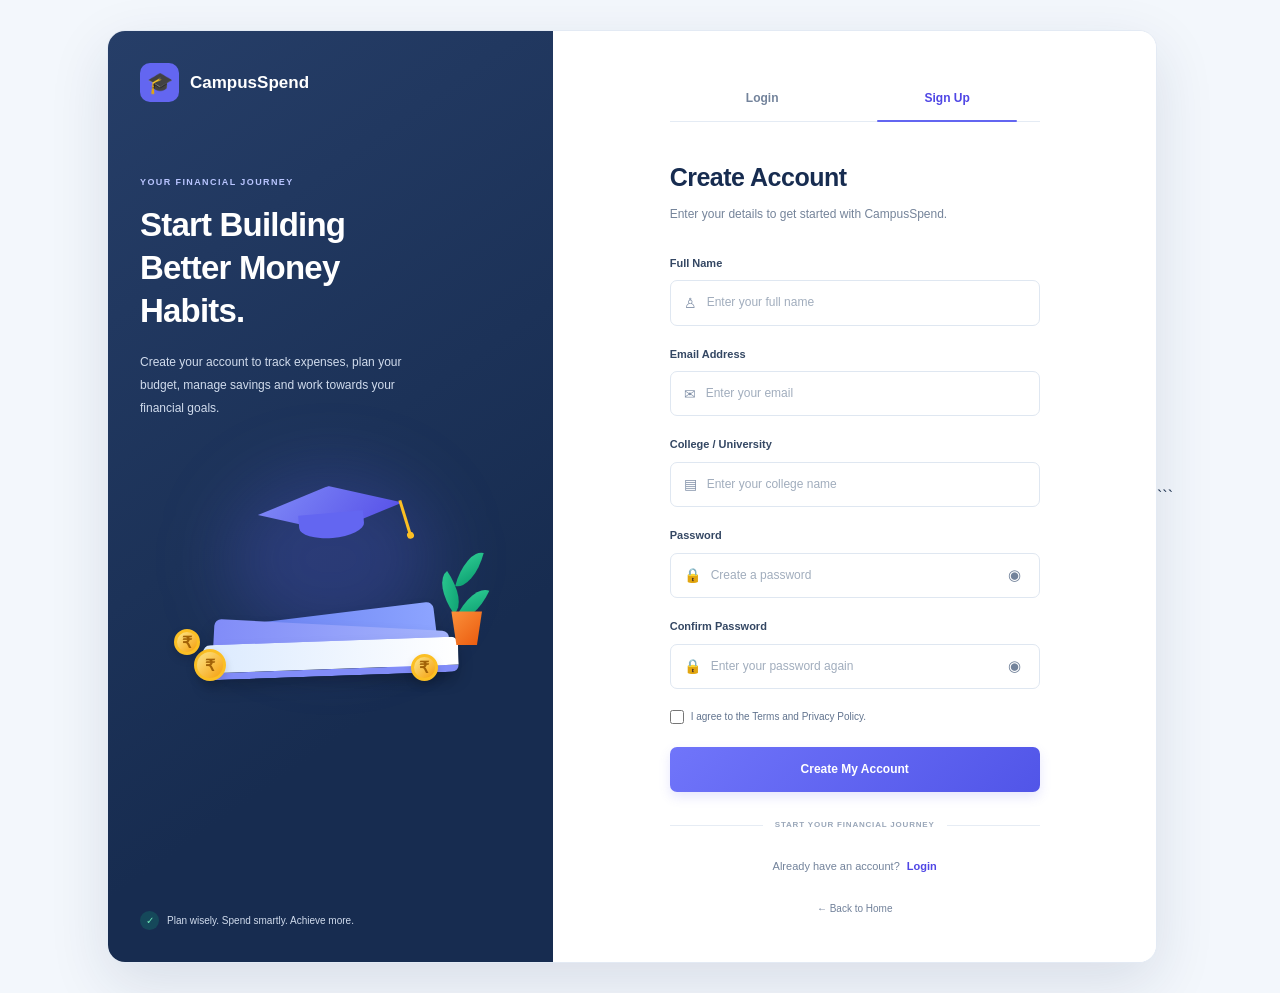
<file: register.html>
<!DOCTYPE html>
<html lang="en">
<head>
    <meta charset="UTF-8">
    <meta name="viewport" content="width=device-width, initial-scale=1.0">

    <title>Sign Up | CampusSpend</title>

    <link rel="stylesheet" href="css/style.css">
    <link rel="stylesheet" href="css/auth.css">
</head>

<body class="auth-body">

    <main class="auth-container">

        <!-- Left Branding Panel -->
        <section class="auth-brand-panel">

            <a href="index.html" class="auth-logo">
                <span class="auth-logo-icon">🎓</span>
                <span>CampusSpend</span>
            </a>

            <div class="brand-message">

                <span class="brand-tag">YOUR FINANCIAL JOURNEY</span>

                <h1>Start Building Better Money Habits.</h1>

                <p>
                    Create your account to track expenses, plan your budget,
                    manage savings and work towards your financial goals.
                </p>

            </div>

            <!-- Decorative Illustration -->
            <div class="finance-illustration" aria-hidden="true">

                <div class="illustration-glow"></div>

                <div class="book book-back"></div>
                <div class="book book-middle"></div>
                <div class="book book-front"></div>

                <div class="graduation-cap">
                    <div class="cap-top"></div>
                    <div class="cap-base"></div>
                    <div class="cap-tassel"></div>
                </div>

                <div class="plant">
                    <span class="leaf leaf-one"></span>
                    <span class="leaf leaf-two"></span>
                    <span class="leaf leaf-three"></span>
                    <span class="plant-pot"></span>
                </div>

                <div class="coin coin-one">₹</div>
                <div class="coin coin-two">₹</div>
                <div class="coin coin-three">₹</div>

            </div>

            <div class="brand-footer">
                <span class="footer-check">✓</span>
                Plan wisely. Spend smartly. Achieve more.
            </div>

        </section>


        <!-- Registration Form -->
        <section class="auth-form-panel">

            <div class="auth-form-wrapper">

                <div class="mobile-brand">
                    <span>🎓</span>
                    <span>CampusSpend</span>
                </div>

                <!-- Navigation Tabs -->
                <div class="auth-tabs">
                    <a href="login.html" class="auth-tab">Login</a>
                    <a href="register.html" class="auth-tab active">Sign Up</a>
                </div>

                <!-- Heading -->
                <div class="auth-heading">
                    <h2>Create Account</h2>

                    <p>
                        Enter your details to get started with CampusSpend.
                    </p>
                </div>


                <form id="registerForm">

                    <!-- Full Name -->
                    <div class="form-group">
                        <label for="fullName">Full Name</label>

                        <div class="input-wrapper">
                            <span class="input-icon">♙</span>

                            <input
                                type="text"
                                id="fullName"
                                name="fullName"
                                placeholder="Enter your full name"
                                autocomplete="name"
                                minlength="2"
                                maxlength="80"
                                required
                            >
                        </div>
                    </div>


                    <!-- Email -->
                    <div class="form-group">
                        <label for="email">Email Address</label>

                        <div class="input-wrapper">
                            <span class="input-icon">✉</span>

                            <input
                                type="email"
                                id="email"
                                name="email"
                                placeholder="Enter your email"
                                autocomplete="email"
                                required
                            >
                        </div>
                    </div>


                    <!-- College -->
                    <div class="form-group">
                        <label for="college">College / University</label>

                        <div class="input-wrapper">
                            <span class="input-icon">▤</span>

                            <input
                                type="text"
                                id="college"
                                name="college"
                                placeholder="Enter your college name"
                                autocomplete="organization"
                                maxlength="120"
                                required
                            >
                        </div>
                    </div>


                    <!-- Password -->
                    <div class="form-group">
                        <label for="password">Password</label>

                        <div class="input-wrapper">
                            <span class="input-icon">🔒</span>

                            <input
                                type="password"
                                id="password"
                                name="password"
                                placeholder="Create a password"
                                autocomplete="new-password"
                                minlength="8"
                                required
                            >

                            <button
                                type="button"
                                class="password-toggle"
                                data-toggle-password="password"
                                aria-label="Show password"
                                aria-pressed="false"
                            >◉</button>
                        </div>
                    </div>


                    <!-- Confirm Password -->
                    <div class="form-group">
                        <label for="confirmPassword">Confirm Password</label>

                        <div class="input-wrapper">
                            <span class="input-icon">🔒</span>

                            <input
                                type="password"
                                id="confirmPassword"
                                name="confirmPassword"
                                placeholder="Enter your password again"
                                autocomplete="new-password"
                                minlength="8"
                                required
                            >

                            <button
                                type="button"
                                class="password-toggle"
                                data-toggle-password="confirmPassword"
                                aria-label="Show password"
                                aria-pressed="false"
                            >◉</button>
                        </div>
                    </div>


                    <!-- Terms -->
                    <div class="form-options">

                        <label class="remember-option">
                            <input type="checkbox" id="terms" required>

                            <span>
                                I agree to the Terms and Privacy Policy.
                            </span>
                        </label>

                    </div>


                    <!-- Message -->
                    <p
                        class="form-message"
                        id="registerMessage"
                        aria-live="polite"
                    ></p>


                    <!-- Submit -->
                    <button type="submit" class="auth-submit">
                        Create My Account
                    </button>

                </form>


                <div class="auth-divider">
                    <span>START YOUR FINANCIAL JOURNEY</span>
                </div>


                <p class="auth-switch">
                    Already have an account?
                    <a href="login.html">Login</a>
                </p>

                <a href="index.html" class="back-home">
                    ← Back to Home
                </a>

            </div>

        </section>

    </main>

    <script src="js/auth.js"></script>

</body>
</html>
```
</file>
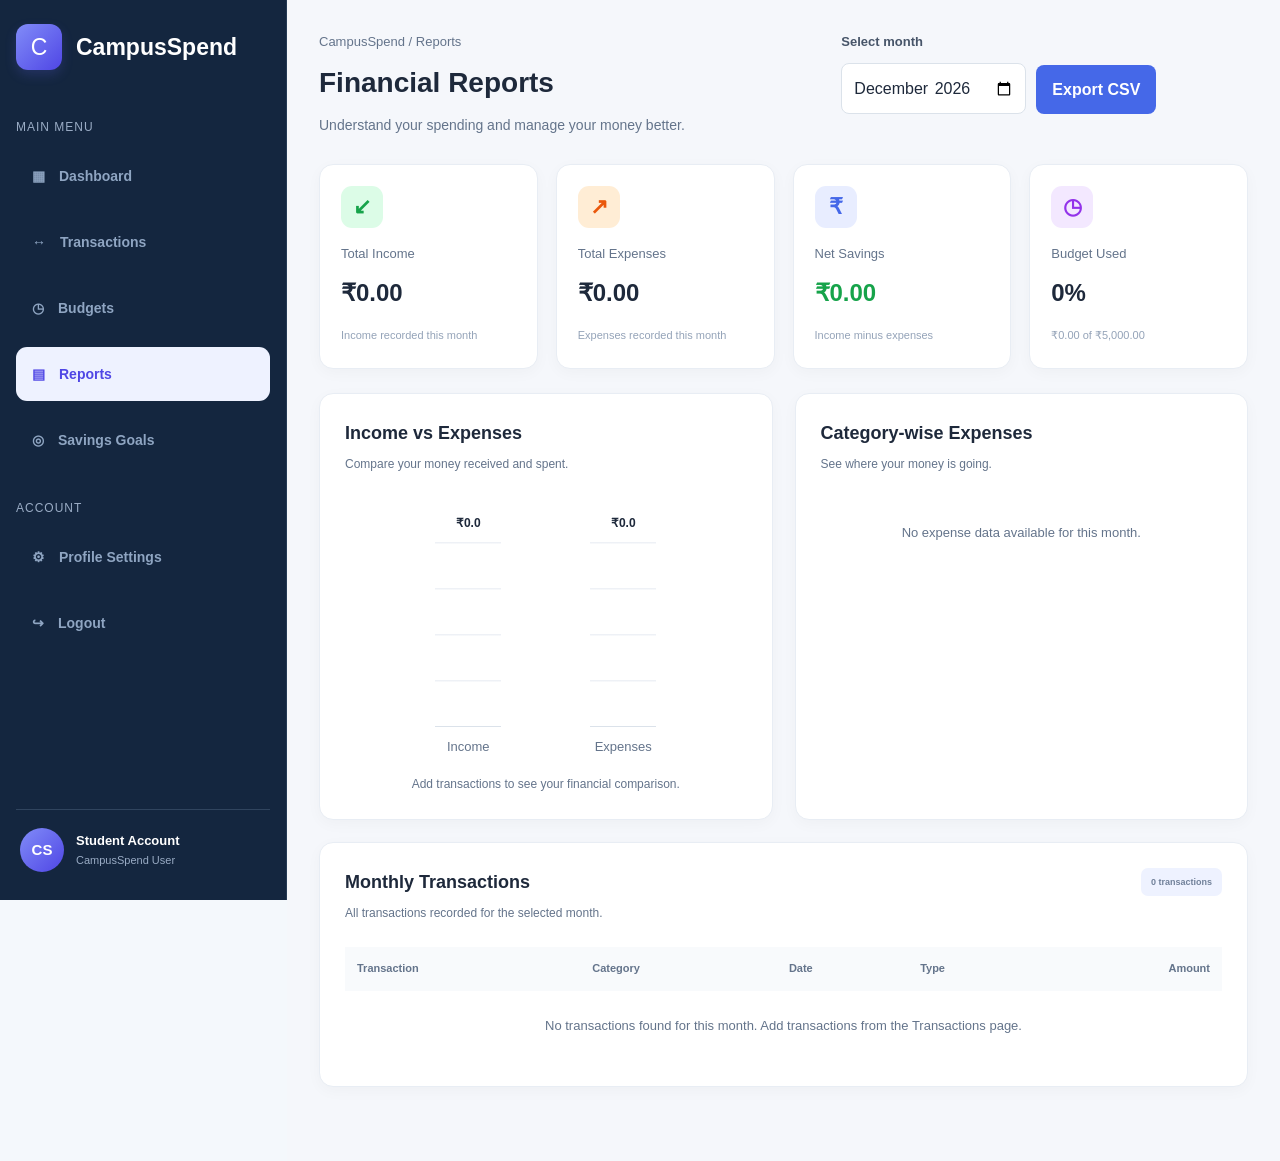
<file: reports.html>
<!DOCTYPE html>
<html lang="en">
<head>
    <meta charset="UTF-8">
    <meta name="viewport" content="width=device-width, initial-scale=1.0">
    <title>Reports | CampusSpend</title>

    <link rel="stylesheet" href="css/style.css">
    <link rel="stylesheet" href="css/reports.css">
</head>
<body>

<div class="app-container">

    <aside class="sidebar">
        <div class="brand">
            <div class="brand-icon">C</div>
            <h2>CampusSpend</h2>
        </div>

        <p class="menu-heading">MAIN MENU</p>

        <nav class="sidebar-nav">
            <a href="dashboard.html">▦ <span>Dashboard</span></a>
            <a href="transactions.html">↔ <span>Transactions</span></a>
            <a href="budget.html">◷ <span>Budgets</span></a>
            <a href="reports.html" class="active">▤ <span>Reports</span></a>
            <a href="goals.html">◎ <span>Savings Goals</span></a>
        </nav>

        <p class="menu-heading">ACCOUNT</p>

        <nav class="sidebar-nav">
            <a href="profile.html">⚙ <span>Profile Settings</span></a>
            <a href="#" id="logoutBtn">↪ <span>Logout</span></a>
        </nav>

        <div class="sidebar-footer">
            <div class="avatar">CS</div>
            <div>
                <strong>Student Account</strong>
                <small>CampusSpend User</small>
            </div>
        </div>
    </aside>

    <main class="reports-main">

        <header class="reports-header">
            <div>
                <p class="breadcrumb">CampusSpend / Reports</p>
                <h1>Financial Reports</h1>
                <p class="page-subtitle">
                    Understand your spending and manage your money better.
                </p>
            </div>

            <div class="report-controls">
                <label for="reportMonth">Select month</label>
                <input type="month" id="reportMonth">
                <button type="button" id="exportBtn" class="export-btn">
                    Export CSV
                </button>
            </div>
        </header>

        <!-- Financial Summary -->
        <section class="report-summary">

            <article class="report-card">
                <div class="report-icon income-icon">↙</div>
                <p>Total Income</p>
                <h2 id="reportIncome">₹0.00</h2>
                <small>Income recorded this month</small>
            </article>

            <article class="report-card">
                <div class="report-icon expense-icon">↗</div>
                <p>Total Expenses</p>
                <h2 id="reportExpenses">₹0.00</h2>
                <small>Expenses recorded this month</small>
            </article>

            <article class="report-card">
                <div class="report-icon savings-icon">₹</div>
                <p>Net Savings</p>
                <h2 id="reportSavings">₹0.00</h2>
                <small>Income minus expenses</small>
            </article>

            <article class="report-card">
                <div class="report-icon budget-icon">◷</div>
                <p>Budget Used</p>
                <h2 id="reportBudgetUsed">0%</h2>
                <small id="reportBudgetText">Of your monthly budget</small>
            </article>

        </section>

        <!-- Charts -->
        <section class="report-grid">

            <article class="report-panel">
                <div class="panel-heading">
                    <div>
                        <h2>Income vs Expenses</h2>
                        <p>Compare your money received and spent.</p>
                    </div>
                </div>

                <div class="comparison-chart" id="comparisonChart">
                    <div class="chart-column">
                        <div class="chart-value" id="incomeChartValue">₹0</div>
                        <div class="bar-area">
                            <div class="chart-bar income-bar" id="incomeBar"></div>
                        </div>
                        <span>Income</span>
                    </div>

                    <div class="chart-column">
                        <div class="chart-value" id="expenseChartValue">₹0</div>
                        <div class="bar-area">
                            <div class="chart-bar expense-bar" id="expenseBar"></div>
                        </div>
                        <span>Expenses</span>
                    </div>
                </div>

                <p class="chart-note" id="comparisonNote">
                    Add transactions to see your financial comparison.
                </p>
            </article>

            <article class="report-panel">
                <div class="panel-heading">
                    <div>
                        <h2>Category-wise Expenses</h2>
                        <p>See where your money is going.</p>
                    </div>
                </div>

                <div id="categoryReport" class="category-report"></div>

                <div id="emptyCategoryReport" class="empty-report" hidden>
                    No expense data available for this month.
                </div>
            </article>

        </section>

        <!-- Recent Transactions -->
        <section class="report-panel transaction-report">
            <div class="panel-heading">
                <div>
                    <h2>Monthly Transactions</h2>
                    <p>All transactions recorded for the selected month.</p>
                </div>
                <span id="transactionCount" class="transaction-count">
                    0 transactions
                </span>
            </div>

            <div class="table-wrapper">
                <table>
                    <thead>
                        <tr>
                            <th>Transaction</th>
                            <th>Category</th>
                            <th>Date</th>
                            <th>Type</th>
                            <th class="amount-column">Amount</th>
                        </tr>
                    </thead>
                    <tbody id="reportTransactions"></tbody>
                </table>
            </div>

            <div id="emptyTransactions" class="empty-report" hidden>
                No transactions found for this month.
                Add transactions from the Transactions page.
            </div>
        </section>

        <p id="reportMessage" class="report-message" role="status"></p>

    </main>
</div>

<script src="js/reports.js"></script>

</body>
</html>
</file>
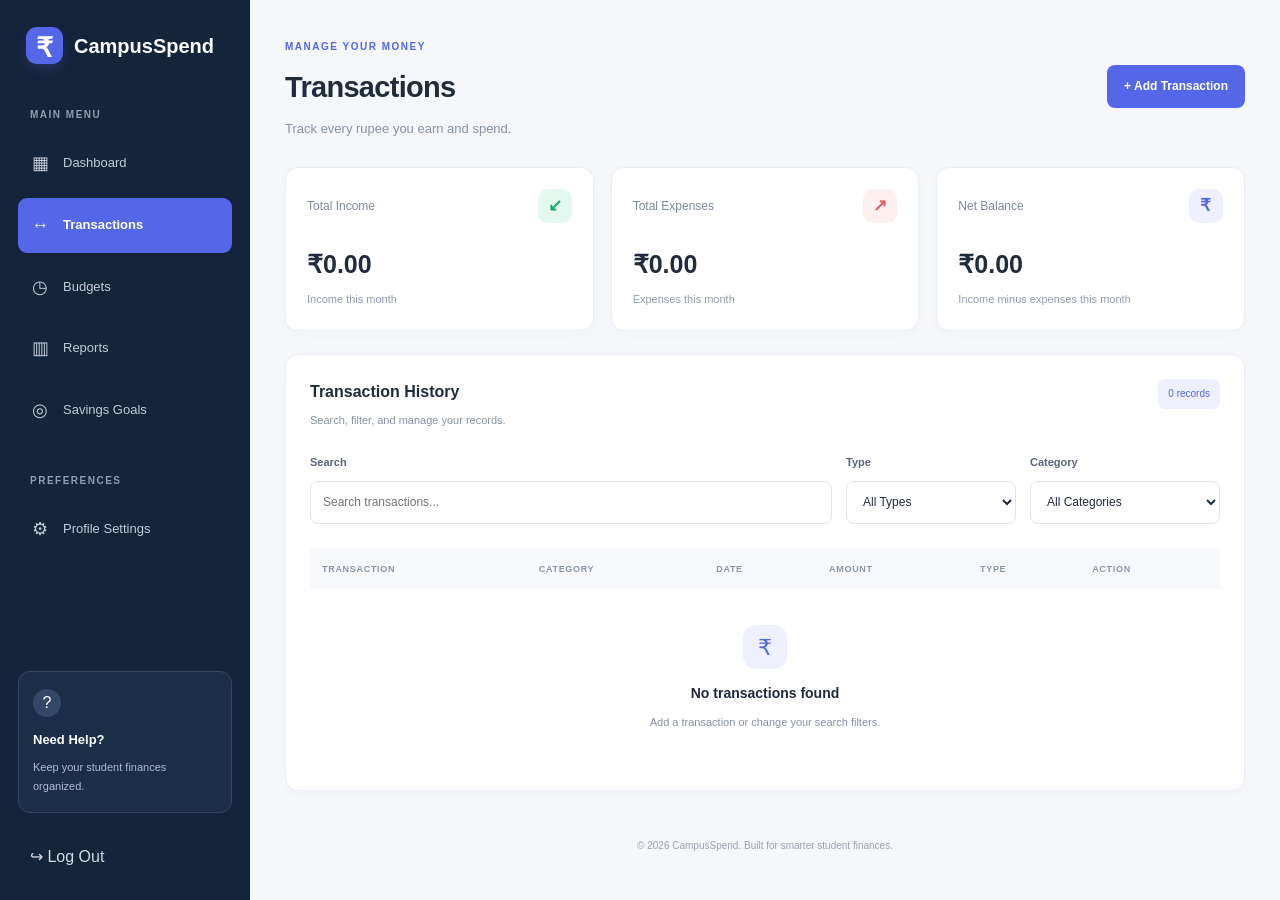
<file: transactions.html>
<!DOCTYPE html>

<html lang="en">
<head>
    <meta charset="UTF-8">
    <meta name="viewport" content="width=device-width, initial-scale=1.0">
    <title>Transactions | CampusSpend</title>


<link rel="stylesheet" href="css/style.css">
<link rel="stylesheet" href="css/transactions.css">

<script src="js/transactions.js" defer></script>


</head>

<body>
<div class="transactions-layout">


<!-- Sidebar -->
<aside class="sidebar">
    <a href="dashboard.html" class="brand">
        <span class="brand-icon">₹</span>
        <span>CampusSpend</span>
    </a>

    <p class="sidebar-heading">MAIN MENU</p>

    <nav class="sidebar-nav">
        <a href="dashboard.html" class="nav-link">
            <span>▦</span> Dashboard
        </a>

        <a href="transactions.html" class="nav-link active">
            <span>↔</span> Transactions
        </a>

        <a href="budget.html" class="nav-link">
            <span>◷</span> Budgets
        </a>

        <a href="reports.html" class="nav-link">
            <span>▥</span> Reports
        </a>

        <a href="goals.html" class="nav-link">
            <span>◎</span> Savings Goals
        </a>
    </nav>

    <p class="sidebar-heading settings-heading">PREFERENCES</p>

    <nav class="sidebar-nav">
        <a href="profile.html" class="nav-link">
            <span>⚙</span> Profile Settings
        </a>
    </nav>

    <div class="sidebar-bottom">
        <div class="help-card">
            <div class="help-icon">?</div>
            <h3>Need Help?</h3>
            <p>Keep your student finances organized.</p>
        </div>

        <button class="logout-button" id="logoutButton">
            ↪ Log Out
        </button>
    </div>
</aside>

<!-- Main Content -->
<main class="main-content">

    <header class="page-header">
        <div>
            <p class="eyebrow">MANAGE YOUR MONEY</p>
            <h1>Transactions</h1>
            <p class="page-subtitle">
                Track every rupee you earn and spend.
            </p>
        </div>

        <button class="primary-button" id="openFormButton">
            + Add Transaction
        </button>
    </header>

    <!-- Summary -->
    <section class="transaction-summary">

        <article class="summary-card">
            <div class="summary-label">
                <span>Total Income</span>
                <span class="summary-icon income-icon">↙</span>
            </div>
            <h2 id="incomeTotal">₹0.00</h2>
            <p>Income this month</p>
        </article>

        <article class="summary-card">
            <div class="summary-label">
                <span>Total Expenses</span>
                <span class="summary-icon expense-icon">↗</span>
            </div>
            <h2 id="expenseTotal">₹0.00</h2>
            <p>Expenses this month</p>
        </article>

        <article class="summary-card">
            <div class="summary-label">
                <span>Net Balance</span>
                <span class="summary-icon balance-icon">₹</span>
            </div>
            <h2 id="netTotal">₹0.00</h2>
            <p>Income minus expenses this month</p>
        </article>

    </section>

    <!-- Add Transaction Form -->
    <section class="form-card" id="transactionFormSection" hidden>
        <div class="section-title">
            <div>
                <h2>Add Transaction</h2>
                <p>Enter the details below.</p>
            </div>

            <button type="button" class="close-button" id="closeFormButton"
                aria-label="Close form">×</button>
        </div>

        <form id="transactionForm">

            <div class="form-grid">

                <div class="form-group">
                    <label for="transactionName">Transaction Name</label>
                    <input
                        type="text"
                        id="transactionName"
                        placeholder="e.g. Hostel Fee"
                        maxlength="80"
                        required
                    >
                </div>

                <div class="form-group">
                    <label for="transactionAmount">Amount (₹)</label>
                    <input
                        type="number"
                        id="transactionAmount"
                        placeholder="Enter amount"
                        min="0.01"
                        max="100000000"
                        step="0.01"
                        required
                    >
                </div>

                <div class="form-group">
                    <label for="transactionType">Transaction Type</label>
                    <select id="transactionType" required>
                        <option value="expense">Expense</option>
                        <option value="income">Income</option>
                    </select>
                </div>

                <div class="form-group">
                    <label for="transactionCategory">Category</label>
                    <select id="transactionCategory" required>
                        <option value="Food">Food</option>
                        <option value="Education">Education</option>
                        <option value="Transport">Transport</option>
                        <option value="Hostel">Hostel</option>
                        <option value="Shopping">Shopping</option>
                        <option value="Entertainment">Entertainment</option>
                        <option value="Salary">Salary</option>
                        <option value="Allowance">Allowance</option>
                        <option value="Other">Other</option>
                    </select>
                </div>

                <div class="form-group">
                    <label for="transactionDate">Date</label>
                    <input type="date" id="transactionDate" required>
                </div>

                <div class="form-group">
                    <label for="transactionNote">Note (Optional)</label>
                    <input
                        type="text"
                        id="transactionNote"
                        placeholder="Add a short note"
                        maxlength="200"
                    >
                </div>

            </div>

            <div class="form-actions">
                <button type="button" class="secondary-button"
                    id="cancelFormButton">Cancel</button>

                <button type="submit" class="primary-button">
                    Save Transaction
                </button>
            </div>

            <p id="formMessage" class="form-message" role="status"></p>
        </form>
    </section>

    <!-- Transaction History -->
    <section class="history-card">

        <div class="section-title">
            <div>
                <h2>Transaction History</h2>
                <p>Search, filter, and manage your records.</p>
            </div>

            <span class="record-count" id="recordCount">0 records</span>
        </div>

        <div class="filters">
            <div class="search-box">
                <label for="searchInput">Search</label>
                <input
                    type="search"
                    id="searchInput"
                    placeholder="Search transactions..."
                >
            </div>

            <div class="filter-box">
                <label for="typeFilter">Type</label>
                <select id="typeFilter">
                    <option value="all">All Types</option>
                    <option value="income">Income</option>
                    <option value="expense">Expense</option>
                </select>
            </div>

            <div class="filter-box">
                <label for="categoryFilter">Category</label>
                <select id="categoryFilter">
                    <option value="all">All Categories</option>
                    <option value="Food">Food</option>
                    <option value="Education">Education</option>
                    <option value="Transport">Transport</option>
                    <option value="Hostel">Hostel</option>
                    <option value="Shopping">Shopping</option>
                    <option value="Entertainment">Entertainment</option>
                    <option value="Salary">Salary</option>
                    <option value="Allowance">Allowance</option>
                    <option value="Other">Other</option>
                </select>
            </div>
        </div>

        <div class="table-wrapper">
            <table>
                <thead>
                    <tr>
                        <th>TRANSACTION</th>
                        <th>CATEGORY</th>
                        <th>DATE</th>
                        <th>AMOUNT</th>
                        <th>TYPE</th>
                        <th>ACTION</th>
                    </tr>
                </thead>

                <tbody id="transactionTableBody"></tbody>
            </table>
        </div>

        <div class="empty-state" id="emptyState">
            <div class="empty-icon">₹</div>
            <h3>No transactions found</h3>
            <p>Add a transaction or change your search filters.</p>
        </div>

    </section>

    <footer class="page-footer">
        © 2026 CampusSpend. Built for smarter student finances.
    </footer>

</main>


</div>
</body>
</html>
</file>
<file: css/style.css>
/* =========================================
   1. VARIABLES AND RESET
========================================= */

:root {
    --primary: #6366f1;
    --primary-dark: #4f46e5;
    --navy: #172c50;
    --navy-light: #263e68;
    --background: #f4f8fc;
    --white: #ffffff;
    --text: #203451;
    --muted: #71819a;
    --border: #e4ebf4;
    --green: #10b981;
    --red: #f05268;
    --radius: 12px;
    --shadow: 0 4px 18px rgba(37, 67, 108, 0.07);
}

* {
    margin: 0;
    padding: 0;
    box-sizing: border-box;
}

html {
    scroll-behavior: smooth;
    scroll-padding-top: 100px;
}

body {
    font-family: Inter, "Segoe UI", Arial, sans-serif;
    background: var(--background);
    color: var(--text);
    line-height: 1.6;
}

a {
    color: inherit;
    text-decoration: none;
}

button,
input {
    font: inherit;
}

button,
a {
    -webkit-tap-highlight-color: transparent;
}


/* =========================================
   2. HEADER AND NAVIGATION
========================================= */

.header {
    width: 100%;
    background: rgba(248, 251, 255, 0.97);
    border-bottom: 1px solid var(--border);
    position: sticky;
    top: 0;
    z-index: 100;
    backdrop-filter: blur(12px);
}

.navbar {
    max-width: 1500px;
    margin: auto;
    min-height: 88px;
    padding: 14px 32px;
    display: flex;
    justify-content: space-between;
    align-items: center;
    gap: 25px;
}

.brand {
    display: flex;
    align-items: center;
    gap: 15px;
    flex-shrink: 0;
}

.brand-icon {
    width: 54px;
    height: 54px;
    border-radius: 13px;
    display: flex;
    justify-content: center;
    align-items: center;
    font-size: 27px;
    color: white;
    background: linear-gradient(135deg, #818cf8, #4f46e5);
    box-shadow: 0 5px 12px rgba(99, 102, 241, 0.2);
}

.brand-text h2 {
    font-size: clamp(17px, 1.6vw, 25px);
    color: var(--navy);
    line-height: 1.3;
    font-weight: 800;
}

.brand-text p {
    color: #5d7190;
    font-size: 14px;
    margin-top: 3px;
}

.brand-text p span {
    margin: 0 5px;
    color: var(--primary);
}

.nav-description {
    max-width: 340px;
    text-align: right;
    color: #526681;
    font-size: 11px;
    line-height: 1.8;
    margin-left: auto;
}

.nav-buttons {
    display: flex;
    gap: 9px;
    align-items: center;
}


/* =========================================
   3. BUTTONS
========================================= */

.btn {
    display: inline-flex;
    justify-content: center;
    align-items: center;
    gap: 9px;
    padding: 11px 19px;
    border: 1px solid transparent;
    border-radius: 7px;
    font-size: 13px;
    font-weight: 700;
    white-space: nowrap;
    cursor: pointer;
    transition: 0.25s ease;
}

.btn:hover {
    transform: translateY(-2px);
}

.btn-primary {
    color: var(--white);
    background: linear-gradient(135deg, #7075fa, #5155e8);
    box-shadow: 0 4px 10px rgba(99, 102, 241, 0.17);
}

.btn-primary:hover {
    background: var(--primary-dark);
    box-shadow: 0 6px 15px rgba(99, 102, 241, 0.25);
}

.btn-outline {
    color: var(--navy);
    background: var(--white);
    border-color: #dce5f0;
}

.btn-outline:hover {
    border-color: var(--primary);
    color: var(--primary-dark);
    background: #f6f7ff;
}

.btn-white {
    background: var(--white);
    color: var(--primary-dark);
}

.btn-white:hover {
    background: #edf0ff;
}


/* =========================================
   4. HERO SECTION
========================================= */

.hero {
    max-width: 1500px;
    margin: auto;
    padding: 65px 32px 75px;
    display: grid;
    grid-template-columns: minmax(0, 0.9fr) minmax(0, 1.1fr);
    align-items: center;
    gap: 45px;
    background:
        radial-gradient(
            circle at 10% 20%,
            rgba(211, 226, 255, 0.45),
            transparent 36%
        );
}

.hero-content {
    max-width: 520px;
}

.eyebrow {
    display: inline-block;
    color: var(--primary-dark);
    font-size: 11px;
    font-weight: 800;
    letter-spacing: 1.5px;
    margin-bottom: 16px;
}

.hero h1 {
    font-size: clamp(34px, 3.5vw, 52px);
    font-weight: 800;
    line-height: 1.2;
    letter-spacing: -1.8px;
    color: var(--navy);
    margin-bottom: 22px;
}

.hero h1 span {
    display: block;
    color: var(--primary);
}

.hero-content > p {
    max-width: 490px;
    color: #657791;
    font-size: 14px;
    line-height: 2;
    margin-bottom: 26px;
}

.hero-actions {
    display: flex;
    flex-wrap: wrap;
    gap: 12px;
    margin-bottom: 30px;
}

.hero-benefits {
    display: flex;
    flex-direction: column;
    gap: 10px;
}

.benefit {
    display: flex;
    align-items: center;
    gap: 10px;
    font-size: 12px;
    color: #536783;
}

.benefit-icon {
    display: inline-flex;
    align-items: center;
    justify-content: center;
    width: 21px;
    height: 21px;
    border-radius: 50%;
    background: #dcfce7;
    color: #15803d;
    font-weight: 800;
    font-size: 12px;
}


/* =========================================
   5. DASHBOARD PREVIEW
========================================= */

.dashboard-preview {
    min-width: 0;
    padding: 20px;
    background: var(--white);
    border: 1px solid #e1e9f4;
    border-radius: 13px;
    box-shadow: 0 12px 35px rgba(37, 67, 108, 0.09);
}

.preview-header {
    display: flex;
    align-items: center;
    justify-content: space-between;
    gap: 12px;
    padding-bottom: 17px;
    border-bottom: 1px solid var(--border);
}

.preview-brand {
    display: flex;
    align-items: center;
    gap: 10px;
}

.mini-logo {
    width: 34px;
    height: 34px;
    border-radius: 9px;
    display: flex;
    justify-content: center;
    align-items: center;
    color: var(--white);
    background: var(--primary);
    font-size: 18px;
}

.preview-brand h3 {
    font-size: 13px;
    color: var(--navy);
}

.preview-brand p {
    font-size: 10px;
    color: var(--muted);
}

.status-badge {
    color: #4f46e5;
    background: #eef2ff;
    padding: 6px 9px;
    border-radius: 6px;
    font-size: 10px;
    font-weight: 700;
}

.welcome-row {
    display: flex;
    align-items: center;
    justify-content: space-between;
    gap: 12px;
    padding: 20px 0;
}

.welcome-row h3 {
    color: var(--navy);
    font-size: 16px;
}

.welcome-row p {
    color: var(--muted);
    font-size: 11px;
    margin-top: 3px;
}

.avatar {
    width: 37px;
    height: 37px;
    border-radius: 50%;
    background: linear-gradient(135deg, #818cf8, #4f46e5);
    display: flex;
    align-items: center;
    justify-content: center;
    color: var(--white);
    font-weight: 800;
    font-size: 15px;
}


/* Summary Cards */

.summary-grid {
    display: grid;
    grid-template-columns: repeat(3, minmax(0, 1fr));
    gap: 10px;
}

.summary-card {
    padding: 13px 11px;
    border-radius: 9px;
    border: 1px solid transparent;
    min-width: 0;
}

.income-card {
    background: #edfcf6;
    border-color: #d7f5e8;
}

.expense-card {
    background: #fff1f2;
    border-color: #ffe1e5;
}

.balance-card {
    background: #f2f1ff;
    border-color: #e5e3ff;
}

.summary-top {
    display: flex;
    align-items: center;
    gap: 6px;
    margin-bottom: 11px;
}

.summary-icon {
    width: 24px;
    height: 24px;
    border-radius: 7px;
    display: flex;
    align-items: center;
    justify-content: center;
    background: rgba(255, 255, 255, 0.8);
    font-size: 15px;
    font-weight: 800;
}

.income-card .summary-icon {
    color: #059669;
}

.expense-card .summary-icon {
    color: #e11d48;
}

.balance-card .summary-icon {
    color: #4f46e5;
}

.summary-label {
    font-size: 9px;
    color: #657791;
    line-height: 1.4;
}

.summary-card h3 {
    font-size: clamp(14px, 1.5vw, 21px);
    color: var(--navy);
    line-height: 1.5;
    overflow-wrap: anywhere;
}

.summary-card > p {
    font-size: 9px;
    color: #75849a;
    margin-top: 4px;
}


/* Dashboard Detail Panels */

.preview-details {
    display: grid;
    grid-template-columns: 1fr 1fr;
    gap: 12px;
    margin-top: 17px;
}

.detail-panel {
    min-width: 0;
    padding: 15px 12px;
    border: 1px solid var(--border);
    border-radius: 9px;
    background: var(--white);
}

.panel-heading {
    display: flex;
    justify-content: space-between;
    align-items: center;
    gap: 8px;
    margin-bottom: 18px;
}

.panel-heading h4 {
    color: var(--navy);
    font-size: 11px;
}

.panel-heading > span {
    color: var(--muted);
    font-size: 9px;
}

.panel-heading a {
    color: var(--primary);
    font-size: 9px;
    font-weight: 700;
}


/* Donut Chart */

.chart-layout {
    display: flex;
    justify-content: center;
    align-items: center;
    gap: 14px;
}

.donut-chart {
    width: 112px;
    height: 112px;
    flex-shrink: 0;
    border-radius: 50%;
    background: conic-gradient(
        #3b82f6 0% 32%,
        #10b981 32% 50%,
        #f59e0b 50% 65%,
        #8b5cf6 65% 78%,
        #f05268 78% 90%,
        #f97316 90% 100%
    );
    display: flex;
    justify-content: center;
    align-items: center;
}

.donut-center {
    width: 70px;
    height: 70px;
    border-radius: 50%;
    background: var(--white);
    display: flex;
    flex-direction: column;
    justify-content: center;
    align-items: center;
}

.donut-center strong {
    font-size: 11px;
    color: var(--navy);
}

.donut-center span {
    font-size: 8px;
    color: var(--muted);
}

.chart-legend {
    display: flex;
    flex-direction: column;
    gap: 9px;
}

.chart-legend > div {
    display: flex;
    align-items: center;
    gap: 6px;
    font-size: 9px;
    color: #60738f;
}

.legend-dot {
    width: 7px;
    height: 7px;
    border-radius: 50%;
    flex-shrink: 0;
}

.food-dot {
    background: #3b82f6;
}

.travel-dot {
    background: #10b981;
}

.study-dot {
    background: #f59e0b;
}

.shopping-dot {
    background: #8b5cf6;
}


/* Transaction Rows */

.transaction-row {
    display: flex;
    align-items: center;
    gap: 9px;
    padding: 10px 0;
    border-bottom: 1px solid #eef2f7;
}

.transaction-row:last-child {
    border-bottom: none;
}

.transaction-icon {
    width: 30px;
    height: 30px;
    border-radius: 8px;
    display: flex;
    align-items: center;
    justify-content: center;
    font-size: 14px;
    flex-shrink: 0;
}

.food-bg {
    background: #fff1f2;
}

.travel-bg {
    background: #eff6ff;
}

.study-bg {
    background: #f0fdf4;
}

.transaction-info {
    flex: 1;
    min-width: 0;
}

.transaction-info h5 {
    font-size: 10px;
    color: var(--navy);
    overflow-wrap: anywhere;
}

.transaction-info p {
    font-size: 9px;
    color: var(--muted);
    margin-top: 2px;
}

.expense-amount {
    color: #e54861;
    font-size: 10px;
    white-space: nowrap;
}

.preview-footer {
    display: flex;
    justify-content: space-between;
    gap: 10px;
    margin-top: 16px;
    padding-top: 12px;
    border-top: 1px solid var(--border);
    color: var(--muted);
    font-size: 9px;
}


/* =========================================
   6. GENERAL SECTION STYLES
========================================= */

.section {
    padding: 75px 32px;
}

.section-heading {
    max-width: 700px;
    text-align: center;
    margin: 0 auto 42px;
}

.section-heading h2 {
    color: var(--navy);
    font-size: clamp(25px, 3vw, 36px);
    font-weight: 800;
    line-height: 1.35;
    letter-spacing: -0.8px;
    margin-bottom: 13px;
}

.section-heading > p {
    color: var(--muted);
    font-size: 13px;
    line-height: 1.9;
}


/* =========================================
   7. FEATURE CARDS
========================================= */

.features {
    max-width: 1500px;
    margin: auto;
}

.features-grid {
    display: grid;
    grid-template-columns: repeat(3, minmax(0, 1fr));
    gap: 17px;
}

.feature-card {
    padding: 25px;
    min-width: 0;
    background: var(--white);
    border: 1px solid var(--border);
    border-radius: var(--radius);
    box-shadow: var(--shadow);
    display: flex;
    flex-direction: column;
    align-items: flex-start;
    transition: transform 0.25s ease, box-shadow 0.25s ease;
}

.feature-card:hover {
    transform: translateY(-4px);
    box-shadow: 0 12px 25px rgba(37, 67, 108, 0.1);
}

.feature-icon {
    width: 48px;
    height: 48px;
    border-radius: 12px;
    display: flex;
    align-items: center;
    justify-content: center;
    font-size: 25px;
    font-weight: 700;
    margin-bottom: 19px;
}

.purple-icon {
    color: #6d4aff;
    background: #f1edff;
}

.blue-icon {
    color: #2777e8;
    background: #eaf3ff;
}

.orange-icon {
    color: #ea8a14;
    background: #fff4e5;
}

.green-icon {
    color: #0e9f6e;
    background: #e7faf2;
}

.pink-icon {
    color: #e84f84;
    background: #fff0f5;
}

.indigo-icon {
    color: #4f46e5;
    background: #eef2ff;
}

.feature-card h3 {
    color: var(--navy);
    font-size: 15px;
    margin-bottom: 9px;
}

.feature-card p {
    color: var(--muted);
    font-size: 12px;
    line-height: 1.9;
    margin-bottom: 19px;
}

.feature-link {
    margin-top: auto;
    color: var(--primary-dark);
    font-size: 11px;
    font-weight: 800;
}


/* =========================================
   8. USER WORKFLOW
========================================= */

.workflow-section {
    background: #edf3fa;
}

.workflow {
    max-width: 1200px;
    margin: auto;
    display: flex;
    justify-content: center;
    align-items: center;
    gap: 18px;
}

.workflow-step {
    flex: 1;
    text-align: center;
    min-width: 0;
}

.workflow-icon {
    width: 57px;
    height: 57px;
    display: flex;
    justify-content: center;
    align-items: center;
    margin: 0 auto 13px;
    border-radius: 15px;
    color: var(--primary-dark);
    background: var(--white);
    border: 1px solid var(--border);
    box-shadow: var(--shadow);
    font-size: 24px;
}

.workflow-step h4 {
    color: var(--navy);
    font-size: 11px;
    margin-bottom: 4px;
}

.workflow-step p {
    color: var(--muted);
    font-size: 10px;
}

.workflow-arrow {
    color: #8b9bb3;
    font-size: 20px;
    flex-shrink: 0;
    margin-top: -28px;
}


/* =========================================
   9. CALL TO ACTION
========================================= */

.cta-section {
    max-width: 1436px;
    margin: 65px auto;
    padding: 42px 45px;
    width: calc(100% - 64px);
    border-radius: 14px;
    color: var(--white);
    background: linear-gradient(120deg, #263e68, #172c50);
    display: flex;
    align-items: center;
    justify-content: space-between;
    gap: 30px;
}

.cta-label {
    font-size: 10px;
    font-weight: 800;
    letter-spacing: 1.4px;
    color: #b8c5ff;
}

.cta-section h2 {
    font-size: clamp(23px, 2.5vw, 32px);
    line-height: 1.4;
    margin: 8px 0;
}

.cta-section p {
    max-width: 600px;
    color: #d1dced;
    font-size: 12px;
    line-height: 1.9;
}

.cta-section .btn {
    flex-shrink: 0;
}


/* =========================================
   10. FOOTER
========================================= */

.footer {
    min-height: 75px;
    padding: 18px 32px;
    background: linear-gradient(120deg, #263e68, #172c50);
    color: var(--white);
    display: flex;
    align-items: center;
    justify-content: space-between;
    gap: 22px;
}

.footer-brand {
    display: flex;
    align-items: center;
    gap: 11px;
}

.footer-logo {
    width: 37px;
    height: 37px;
    display: flex;
    justify-content: center;
    align-items: center;
    border-radius: 9px;
    background: #6674ed;
    font-size: 19px;
}

.footer-brand h3 {
    font-size: 12px;
}

.footer-brand p {
    color: #c4d0e4;
    font-size: 10px;
}

.footer-copy,
.footer-tagline {
    font-size: 10px;
    color: #cbd5e1;
}


/* =========================================
   11. TABLET RESPONSIVENESS
========================================= */

@media (max-width: 1100px) {

    .navbar {
        padding: 15px 22px;
        flex-wrap: wrap;
    }

    .nav-description {
        display: none;
    }

    .hero {
        padding: 55px 24px;
        grid-template-columns: 1fr;
        gap: 35px;
    }

    .hero-content {
        max-width: 720px;
    }

    .dashboard-preview {
        width: 100%;
        max-width: 760px;
        margin: auto;
    }

    .section {
        padding: 65px 24px;
    }

    .features-grid {
        grid-template-columns: repeat(2, minmax(0, 1fr));
    }

    .workflow {
        flex-wrap: wrap;
        row-gap: 30px;
    }

    .workflow-step {
        flex: 0 0 25%;
    }

    .workflow-arrow {
        display: none;
    }

    .cta-section {
        margin: 45px auto;
        width: calc(100% - 48px);
    }
}


/* =========================================
   12. MOBILE RESPONSIVENESS
========================================= */

@media (max-width: 600px) {

    .navbar {
        padding: 13px 15px;
        gap: 13px;
    }

    .brand {
        gap: 10px;
        max-width: 100%;
    }

    .brand-icon {
        width: 43px;
        height: 43px;
        font-size: 22px;
        flex-shrink: 0;
    }

    .brand-text h2 {
        font-size: 15px;
    }

    .brand-text p {
        font-size: 10px;
    }

    .brand-text p span {
        margin: 0 2px;
    }

    .nav-buttons {
        width: 100%;
    }

    .nav-buttons .btn {
        flex: 1;
    }

    .hero {
        padding: 45px 15px;
    }

    .hero h1 {
        font-size: 35px;
        letter-spacing: -1px;
    }

    .hero-content > p {
        font-size: 13px;
    }

    .hero-actions .btn {
        flex: 1;
    }

    .dashboard-preview {
        padding: 13px;
    }

    .summary-grid {
        grid-template-columns: 1fr;
    }

    .summary-card {
        padding: 12px;
    }

    .summary-top {
        margin-bottom: 5px;
    }

    .summary-card h3 {
        font-size: 19px;
    }

    .preview-details {
        grid-template-columns: 1fr;
    }

    .chart-layout {
        gap: 25px;
    }

    .donut-chart {
        width: 125px;
        height: 125px;
    }

    .donut-center {
        width: 78px;
        height: 78px;
    }

    .section {
        padding: 50px 15px;
    }

    .features-grid {
        grid-template-columns: 1fr;
    }

    .feature-card {
        padding: 23px;
    }

    .workflow {
        gap: 28px 10px;
    }

    .workflow-step {
        flex: 0 0 calc(50% - 10px);
    }

    .cta-section {
        width: calc(100% - 30px);
        margin: 35px auto;
        padding: 30px 20px;
        flex-direction: column;
        align-items: flex-start;
    }

    .cta-section h2 {
        font-size: 25px;
    }

    .footer {
        padding: 22px 15px;
        flex-direction: column;
        align-items: flex-start;
        gap: 15px;
    }

    .footer-copy,
    .footer-tagline {
        font-size: 10px;
    }
}


/* =========================================
   13. ACCESSIBILITY
========================================= */

a:focus-visible {
    outline: 3px solid #818cf8;
    outline-offset: 3px;
}

::selection {
    background: #dbe4ff;
    color: #172c50;
}

/* ==========================================
   SHARED APP LAYOUT — DASHBOARD, BUDGET,
   GOALS, PROFILE AND REPORTS
   Scoped to .app-container so homepage styling
   remains unchanged.
========================================== */

.app-container {
    display: flex;
    align-items: stretch;
    width: 100%;
    min-height: 100vh;
}

/* Shared fixed sidebar */
.app-container > .sidebar {
    position: fixed;
    top: 0;
    left: 0;
    bottom: 0;
    width: 287px;
    height: 100vh;
    min-height: 0;
    box-sizing: border-box;
    display: flex;
    flex-direction: column;
    padding: 24px 16px;
    overflow-y: auto;
    overflow-x: hidden;
    background: #14263f;
    color: #fff;
    border-right: 1px solid #263b55;
    z-index: 1000;
}

/* Brand supports both .brand and .sidebar-header markup */
.app-container > .sidebar .brand,
.app-container > .sidebar .sidebar-header {
    display: flex;
    align-items: center;
    gap: 14px;
    margin-bottom: 30px;
    flex-shrink: 0;
}

.app-container > .sidebar .brand-icon {
    width: 46px;
    height: 46px;
    flex: 0 0 46px;
    display: flex;
    align-items: center;
    justify-content: center;
    border-radius: 12px;
    background: linear-gradient(135deg, #818cf8, #4f46e5);
    color: #fff;
    font-size: 23px;
}

.app-container > .sidebar .brand h2,
.app-container > .sidebar .sidebar-header h2 {
    color: #fff;
    font-size: 23px;
    font-weight: 800;
    white-space: nowrap;
}

.app-container > .sidebar .menu-heading {
    margin: 10px 0 12px;
    color: #9aacc5;
    font-size: 12px;
    letter-spacing: 1px;
    flex-shrink: 0;
}

/* Supports .sidebar-nav and generic nav markup */
.app-container > .sidebar .sidebar-nav,
.app-container > .sidebar nav {
    display: flex;
    flex-direction: column;
    gap: 8px;
    margin-bottom: 18px;
    flex-shrink: 0;
}

.app-container > .sidebar .sidebar-nav a,
.app-container > .sidebar nav a {
    width: 100%;
    min-height: 48px;
    padding: 12px 14px;
    display: flex;
    align-items: center;
    gap: 12px;
    box-sizing: border-box;
    color: #8fa5c2;
    background: transparent;
    border-radius: 10px;
    font-size: 14px;
    font-weight: 600;
    text-decoration: none;
    transition: background .2s ease, color .2s ease;
}

.app-container > .sidebar .sidebar-nav a span,
.app-container > .sidebar nav a span {
    min-width: 0;
}

.app-container > .sidebar .sidebar-nav a:hover,
.app-container > .sidebar nav a:hover {
    color: #fff;
    background: #203651;
}

.app-container > .sidebar .sidebar-nav a.active,
.app-container > .sidebar nav a.active {
    color: #4f46e5;
    background: #eef2ff;
    font-weight: 700;
}

/* Footer supports both sidebar markup versions */
.app-container > .sidebar .sidebar-footer {
    display: flex;
    align-items: center;
    gap: 12px;
    margin-top: auto;
    padding: 18px 4px 4px;
    border-top: 1px solid #30445e;
    color: #fff;
    flex-shrink: 0;
}

.app-container > .sidebar .avatar,
.app-container > .sidebar .sidebar-avatar {
    width: 44px;
    height: 44px;
    flex: 0 0 44px;
    display: flex;
    align-items: center;
    justify-content: center;
    border-radius: 50%;
    background: linear-gradient(135deg, #818cf8, #4f46e5);
    color: #fff;
    font-weight: 800;
}

.app-container > .sidebar .sidebar-footer > div:last-child,
.app-container > .sidebar .sidebar-user-info {
    min-width: 0;
}

.app-container > .sidebar .sidebar-footer strong,
.app-container > .sidebar .sidebar-user-info h4 {
    color: #fff;
    font-size: 13px;
    overflow-wrap: anywhere;
}

.app-container > .sidebar .sidebar-footer small,
.app-container > .sidebar .sidebar-user-info p {
    color: #9aacc5;
    font-size: 11px;
    overflow-wrap: anywhere;
}

/* CRITICAL FIX: move every direct main child beside the sidebar.
   Covers .reports-main, goals, budget, and profile regardless
   of their individual main class names. */
.app-container > main {
    display: block;
    flex: 1 1 auto;
    margin-left: 287px;
    width: calc(100% - 287px);
    min-width: 0;
    max-width: calc(100% - 287px);
    min-height: 100vh;
    box-sizing: border-box;
}

/* Prevent wide tables/forms/cards from forcing content under sidebar */
.app-container > main > *,
.app-container > main section,
.app-container > main header,
.app-container > main article {
    min-width: 0;
    max-width: 100%;
    box-sizing: border-box;
}

.app-container > main .table-wrapper {
    max-width: 100%;
    overflow-x: auto;
}

@media (max-width: 800px) {
    .app-container > .sidebar {
        width: 240px;
    }

    .app-container > main {
        margin-left: 240px;
        width: calc(100% - 240px);
        max-width: calc(100% - 240px);
    }
}

@media (max-width: 600px) {
    .app-container {
        display: block;
    }

    .app-container > .sidebar {
        position: relative;
        top: auto;
        left: auto;
        bottom: auto;
        width: 100%;
        height: auto;
        min-height: 0;
        padding: 16px;
    }

    .app-container > .sidebar .brand,
    .app-container > .sidebar .sidebar-header {
        margin-bottom: 18px;
    }

    .app-container > .sidebar .sidebar-nav,
    .app-container > .sidebar nav {
        display: grid;
        grid-template-columns: repeat(2, minmax(0, 1fr));
        gap: 8px;
        margin-bottom: 12px;
    }

    .app-container > .sidebar .sidebar-nav a,
    .app-container > .sidebar nav a {
        min-height: 44px;
        padding: 10px;
        gap: 8px;
        font-size: 12px;
    }

    .app-container > .sidebar .sidebar-footer {
        margin-top: 10px;
    }

    .app-container > main {
        margin-left: 0 !important;
        width: 100% !important;
        max-width: 100% !important;
        min-height: 0;
    }
}
</file>
<file: css/budget.css>
/* Budget Page */

.budget-main {
    flex: 1;
    min-width: 0;
    padding: 32px;
    background: #f5f7fb;
    min-height: 100vh;
    color: #1e293b;
}

.page-header {
    display: flex;
    justify-content: space-between;
    align-items: center;
    gap: 20px;
    margin-bottom: 28px;
}

.breadcrumb {
    color: #64748b;
    font-size: 13px;
    margin-bottom: 8px;
}

.page-header h1 {
    font-size: 28px;
    margin: 0 0 8px;
}

.page-subtitle {
    color: #64748b;
    margin: 0;
    font-size: 14px;
}

.month-selector {
    display: flex;
    flex-direction: column;
    gap: 7px;
    min-width: 180px;
}

.month-selector label,
.input-group label {
    font-size: 13px;
    font-weight: 600;
    color: #475569;
}

.month-selector input,
.input-group input,
.input-group select {
    width: 100%;
    padding: 12px;
    border: 1px solid #dbe2ea;
    border-radius: 9px;
    background: #fff;
    color: #1e293b;
    font: inherit;
    outline: none;
}

.month-selector input:focus,
.input-group input:focus,
.input-group select:focus {
    border-color: #4568e8;
    box-shadow: 0 0 0 3px rgba(69, 104, 232, 0.12);
}

/* Summary cards */

.budget-summary {
    display: grid;
    grid-template-columns: repeat(3, minmax(0, 1fr));
    gap: 20px;
    margin-bottom: 24px;
}

.summary-card {
    background: #fff;
    border: 1px solid #e8edf4;
    border-radius: 15px;
    padding: 23px;
    box-shadow: 0 4px 15px rgba(15, 23, 42, 0.03);
}

.summary-icon {
    width: 42px;
    height: 42px;
    border-radius: 12px;
    display: grid;
    place-items: center;
    font-size: 22px;
    font-weight: 700;
    margin-bottom: 17px;
}

.blue-icon {
    background: #e8edff;
    color: #4568e8;
}

.orange-icon {
    background: #fff0df;
    color: #e58b28;
}

.green-icon {
    background: #dcfce7;
    color: #16a34a;
}

.summary-card p {
    margin: 0 0 9px;
    color: #64748b;
    font-size: 14px;
}

.summary-card h2 {
    margin: 0 0 9px;
    font-size: 27px;
    overflow-wrap: anywhere;
}

.summary-card small {
    color: #94a3b8;
    font-size: 12px;
}

/* Panels */

.budget-panel {
    background: #fff;
    border: 1px solid #e8edf4;
    border-radius: 15px;
    padding: 26px;
    margin-bottom: 24px;
    box-shadow: 0 4px 15px rgba(15, 23, 42, 0.03);
}

.panel-heading {
    margin-bottom: 23px;
}

.panel-heading h2 {
    font-size: 19px;
    margin: 0 0 7px;
}

.panel-heading p {
    font-size: 13px;
    color: #64748b;
    margin: 0;
}

/* Forms */

.overall-budget-form {
    display: flex;
    align-items: flex-end;
    gap: 15px;
}

.input-group {
    display: flex;
    flex-direction: column;
    gap: 9px;
    flex: 1;
    min-width: 0;
}

.primary-btn {
    background: #4568e8;
    color: #fff;
    border: none;
    border-radius: 9px;
    padding: 13px 19px;
    font-size: 13px;
    font-weight: 600;
    cursor: pointer;
    transition: background 0.2s, transform 0.2s;
    white-space: nowrap;
}

.primary-btn:hover {
    background: #3454d1;
    transform: translateY(-1px);
}

/* Overall progress */

.progress-information {
    margin-top: 28px;
}

.progress-information > div:first-child {
    display: flex;
    justify-content: space-between;
    gap: 12px;
    margin-bottom: 11px;
    font-size: 13px;
    color: #64748b;
}

.progress-information strong {
    color: #1e293b;
}

.progress-track {
    width: 100%;
    height: 10px;
    background: #e9edf5;
    border-radius: 20px;
    overflow: hidden;
}

.progress-fill {
    width: 0;
    height: 100%;
    background: #4568e8;
    border-radius: 20px;
    transition: width 0.3s ease;
}

/* Category budgets */

.category-form {
    display: flex;
    align-items: flex-end;
    gap: 15px;
    padding-bottom: 25px;
    border-bottom: 1px solid #edf0f5;
}

.category-budget-list {
    display: grid;
    grid-template-columns: repeat(2, minmax(0, 1fr));
    gap: 16px;
    margin-top: 22px;
}

.category-card {
    border: 1px solid #e5eaf2;
    border-radius: 12px;
    padding: 18px;
    min-width: 0;
}

.category-card-top {
    display: flex;
    align-items: flex-start;
    justify-content: space-between;
    gap: 12px;
}

.category-card h3 {
    margin: 0 0 7px;
    font-size: 15px;
}

.category-card p {
    margin: 0;
    color: #64748b;
    font-size: 12px;
}

.category-amount {
    font-size: 18px;
    font-weight: 700;
    margin-top: 17px;
    overflow-wrap: anywhere;
}

.category-amount span {
    font-size: 12px;
    font-weight: 400;
    color: #64748b;
}

.category-progress {
    height: 7px;
    background: #edf0f6;
    border-radius: 20px;
    overflow: hidden;
    margin: 14px 0 9px;
}

.category-progress-fill {
    height: 100%;
    width: 0;
    background: #4568e8;
    border-radius: 20px;
}

.category-progress-fill.over-budget {
    background: #ef4444;
}

.category-footer {
    display: flex;
    justify-content: space-between;
    gap: 10px;
    font-size: 12px;
    color: #64748b;
}

.category-actions {
    display: flex;
    gap: 8px;
}

.category-actions button {
    border: 0;
    background: #f1f5f9;
    color: #475569;
    padding: 6px 9px;
    border-radius: 6px;
    cursor: pointer;
    font-size: 12px;
}

.category-actions button:hover {
    background: #e2e8f0;
}

.category-actions .delete-category {
    color: #dc2626;
    background: #fef2f2;
}

.empty-state {
    text-align: center;
    padding: 32px 15px;
    color: #64748b;
}

.empty-state[hidden] {
    display: none;
}

.empty-icon {
    font-size: 30px;
    font-weight: 700;
    margin-bottom: 8px;
    color: #94a3b8;
}

.empty-state h3 {
    color: #334155;
    margin: 0 0 8px;
    font-size: 16px;
}

.empty-state p {
    margin: 0;
    font-size: 13px;
}

.budget-message {
    min-height: 20px;
    margin: 0 0 20px;
    color: #15803d;
    font-size: 13px;
}

.budget-message.error {
    color: #dc2626;
}

/* Responsive layout */

@media (max-width: 1100px) {
    .budget-main {
        padding: 24px;
    }

    .budget-summary {
        gap: 12px;
    }

    .summary-card {
        padding: 18px;
    }

    .summary-card h2 {
        font-size: 22px;
    }
}

@media (max-width: 800px) {
    .page-header {
        align-items: flex-start;
        flex-direction: column;
    }

    .month-selector {
        width: 100%;
    }

    .budget-summary {
        grid-template-columns: 1fr;
    }

    .category-budget-list {
        grid-template-columns: 1fr;
    }

    .overall-budget-form,
    .category-form {
        align-items: stretch;
        flex-direction: column;
    }

    .primary-btn {
        width: 100%;
    }
}

@media (max-width: 480px) {
    .budget-main {
        padding: 16px;
    }

    .budget-panel {
        padding: 18px;
    }

    .page-header h1 {
        font-size: 23px;
    }

    .summary-card h2 {
        font-size: 24px;
    }
}

/* ========================================== REPORTS PAGE — SIDEBAR AND LAYOUT FIX ========================================== */ .app-container { display: flex; align-items: stretch; min-height: 100vh; width: 100%; } /* Sidebar: match Dashboard theme */ .app-container > .sidebar { position: fixed; top: 0; left: 0; bottom: 0; width: 287px; height: 100vh; min-height: 0; flex: 0 0 287px; display: flex; flex-direction: column; padding: 24px 16px; overflow-y: auto; overflow-x: hidden; background: #14263f; color: #ffffff; border-right: 1px solid #263b55; box-sizing: border-box; z-index: 1000; } /* Brand */ .app-container > .sidebar .brand { display: flex; align-items: center; gap: 14px; margin-bottom: 38px; flex-shrink: 0; } .app-container > .sidebar .brand-icon { width: 40px; height: 46px; flex-shrink: 0; display: flex; align-items: center; justify-content: center; border-radius: 12px; background: linear-gradient(135deg, #818cf8, #4f46e5); color: #ffffff; font-size: 23px; } .app-container > .sidebar .brand h2 { color: #ffffff; font-size: 23px; font-weight: 800; white-space: nowrap; } /* Menu headings */ .app-container > .sidebar .menu-heading { margin: 10px 0 12px; color: #9aacc5; font-size: 12px; letter-spacing: 1px; flex-shrink: 0; } /* Navigation */ .app-container > .sidebar .sidebar-nav { display: flex; flex-direction: column; gap: 12px; margin-bottom: 22px; flex-shrink: 0; } .app-container > .sidebar .sidebar-nav a { width: 100%; min-height: 54px; padding: 14px 16px; display: flex; align-items: center; gap: 14px; color: #8fa5c2; background: transparent; border-radius: 11px; font-size: 14px; font-weight: 600; text-decoration: none; box-sizing: border-box; transition: background 0.2s ease, color 0.2s ease; } .app-container > .sidebar .sidebar-nav a span { min-width: 0; } .app-container > .sidebar .sidebar-nav a:hover { color: #ffffff; background: #203651; } .app-container > .sidebar .sidebar-nav a.active { color: #4f46e5; background: #eef2ff; font-weight: 700; } /* Account area at the bottom */ .app-container > .sidebar .sidebar-footer { display: flex; align-items: center; gap: 12px; margin-top: auto; padding: 18px 4px 4px; border-top: 1px solid #30445e; color: #ffffff; flex-shrink: 0; } .app-container > .sidebar .avatar { width: 44px; height: 44px; flex: 0 0 44px; display: flex; align-items: center; justify-content: center; border-radius: 50%; background: linear-gradient(135deg, #818cf8, #4f46e5); color: #ffffff; font-weight: 800; } .app-container > .sidebar .sidebar-footer > div:last-child { min-width: 0; display: flex; flex-direction: column; } .app-container > .sidebar .sidebar-footer strong { color: #ffffff; font-size: 13px; overflow-wrap: anywhere; } .app-container > .sidebar .sidebar-footer small { color: #9aacc5; font-size: 11px; overflow-wrap: anywhere; } /* IMPORTANT: your HTML uses .reports-main */ .app-container > .reports-main { display: block; margin-left: 287px; width: calc(100% - 287px); min-width: 0; min-height: 100vh; padding: 32px; box-sizing: border-box; } /* Keep the report header and cards within available space */ .reports-main .reports-header { min-width: 0; max-width: 100%; } .reports-main .report-summary, .reports-main .report-grid, .reports-main .report-panel { min-width: 0; max-width: 100%; box-sizing: border-box; } .reports-main .report-card { min-width: 0; box-sizing: border-box; } .reports-main .table-wrapper { max-width: 100%; overflow-x: auto; } /* Smaller screens */ @media (max-width: 800px) { .app-container > .sidebar { width: 240px; } .app-container > .reports-main { margin-left: 240px; width: calc(100% - 240px); padding: 24px 18px; } } @media (max-width: 600px) { .app-container { display: block; } .app-container > .sidebar { position: relative; top: auto; left: auto; bottom: auto; width: 100%; height: auto; min-height: 0; padding: 16px; } .app-container > .sidebar .brand { margin-bottom: 18px; } .app-container > .sidebar .sidebar-nav { display: grid; grid-template-columns: repeat(2, minmax(0, 1fr)); gap: 8px; margin-bottom: 12px; } .app-container > .sidebar .sidebar-nav a { min-height: 46px; padding: 10px; gap: 8px; font-size: 12px; } .app-container > .sidebar .sidebar-footer { margin-top: 10px; } .app-container > .reports-main { margin-left: 0; width: 100%; min-height: 0; padding: 22px 16px; } }
</file>
<file: css/dashboard.css>
:root {
--navy: #14243a;
--navy-light: #1e3552;
--primary: #5367e8;
--primary-light: #eef0ff;
--background: #f5f7fb;
--white: #ffffff;
--text: #202b3c;
--muted: #8792a5;
--border: #e9edf4;
--green: #20a878;
--red: #e45c68;
}

* {
  box-sizing: border-box;
  }

body {
margin: 0;
background: var(--background);
color: var(--text);
font-family: Arial, Helvetica, sans-serif;
}

a {
color: inherit;
text-decoration: none;
}

button {
font: inherit;
}

.dashboard-layout {
min-height: 100vh;
}

/* Sidebar */

.sidebar {
width: 250px;
background: var(--navy);
color: #ffffff;
position: fixed;
inset: 0 auto 0 0;
display: flex;
flex-direction: column;
padding: 27px 18px 18px;
overflow-y: auto;
z-index: 10;
}

.brand {
display: flex;
align-items: center;
gap: 11px;
font-size: 20px;
font-weight: 700;
padding: 0 8px;
margin-bottom: 43px;
}

.brand-icon {
width: 37px;
height: 37px;
display: grid;
place-items: center;
border-radius: 11px;
background: var(--primary);
font-size: 22px;
}

.sidebar-heading {
padding: 0 12px;
margin-bottom: 13px;
color: #8f9db2;
font-size: 10px;
font-weight: 700;
letter-spacing: 1.5px;
}

.sidebar-nav {
display: grid;
gap: 7px;
}

.nav-link {
display: flex;
align-items: center;
gap: 13px;
padding: 13px 12px;
border-radius: 9px;
color: #c2cada;
font-size: 13px;
transition: background 0.2s, color 0.2s;
}

.nav-link > span {
width: 20px;
text-align: center;
font-size: 18px;
}

.nav-link:hover {
background: var(--navy-light);
color: #ffffff;
}

.nav-link.active {
background: var(--primary);
color: #ffffff;
font-weight: 600;
}

.settings-heading {
margin-top: 35px;
}

.sidebar-bottom {
margin-top: auto;
padding-top: 35px;
}

.help-card {
padding: 17px 14px;
border: 1px solid #34465e;
border-radius: 12px;
background: #1b2e47;
}

.help-icon {
width: 28px;
height: 28px;
border-radius: 50%;
display: grid;
place-items: center;
background: #314866;
color: #ffffff;
font-weight: 700;
}

.help-card h3 {
margin: 13px 0 7px;
font-size: 13px;
}

.help-card p {
margin: 0;
color: #aebbd0;
font-size: 11px;
line-height: 1.7;
}

.logout-button {
display: flex;
align-items: center;
gap: 12px;
width: 100%;
margin-top: 19px;
padding: 12px;
border: none;
border-radius: 8px;
background: transparent;
color: #d3d9e4;
cursor: pointer;
text-align: left;
font-size: 13px;
}

.logout-button:hover {
background: var(--navy-light);
}

/* Main content */

.main-content {
margin-left: 250px;
padding: 32px 35px;
min-width: 0;
}

.topbar {
display: flex;
align-items: center;
justify-content: space-between;
gap: 20px;
margin-bottom: 29px;
}

.eyebrow {
margin: 0 0 9px;
color: var(--primary);
font-size: 10px;
font-weight: 700;
letter-spacing: 1.5px;
}

.topbar h1 {
margin: 0;
font-size: 29px;
letter-spacing: -0.8px;
}

.welcome-text {
margin: 9px 0 0;
color: var(--muted);
font-size: 13px;
line-height: 1.6;
}

.topbar-right {
display: flex;
align-items: center;
gap: 17px;
}

.date-display {
color: #697589;
font-size: 12px;
white-space: nowrap;
}

.profile-avatar {
width: 42px;
height: 42px;
display: grid;
place-items: center;
border-radius: 50%;
background: #e2e7ff;
color: var(--primary);
font-weight: 700;
}

/* Summary cards */

.overview-grid {
display: grid;
grid-template-columns: repeat(4, minmax(0, 1fr));
gap: 17px;
margin-bottom: 22px;
}

.summary-card {
min-width: 0;
padding: 20px 19px;
border: 1px solid var(--border);
border-radius: 13px;
background: var(--white);
box-shadow: 0 3px 12px rgba(27, 45, 75, 0.025);
}

.balance-card {
background: var(--navy);
border-color: var(--navy);
color: #ffffff;
}

.card-top {
display: flex;
justify-content: space-between;
align-items: center;
gap: 8px;
}

.card-label {
color: #7d899c;
font-size: 12px;
}

.balance-card .card-label {
color: #c4cede;
}

.card-icon {
width: 34px;
height: 34px;
display: grid;
place-items: center;
border-radius: 10px;
font-size: 17px;
font-weight: 700;
}

.balance-icon {
background: #30435b;
color: #ffffff;
}

.income-icon {
background: #e5f8ef;
color: var(--green);
}

.expense-icon {
background: #fff0f0;
color: var(--red);
}

.budget-icon {
background: #eef0ff;
color: var(--primary);
}

.summary-card h2 {
margin: 22px 0 8px;
font-size: clamp(18px, 1.8vw, 25px);
letter-spacing: -0.7px;
overflow-wrap: anywhere;
}

.card-description {
min-height: 16px;
margin: 0;
color: #929caf;
font-size: 11px;
}

.balance-card .card-description {
color: #c4cede;
}

.card-footer {
display: flex;
align-items: center;
gap: 7px;
margin-top: 21px;
color: #929caf;
font-size: 10px;
}

.balance-card .card-footer {
color: #d3dceb;
}

.status-dot {
width: 7px;
height: 7px;
border-radius: 50%;
background: #45d8a0;
}

.positive-text {
color: var(--green);
}

.negative-text {
color: var(--red);
}

.budget-progress {
display: flex;
align-items: center;
gap: 8px;
margin-top: 19px;
color: #7e8a9c;
font-size: 10px;
}

.progress-track {
flex: 1;
height: 6px;
overflow: hidden;
border-radius: 20px;
background: #edf0f6;
}

.progress-fill {
width: 0;
height: 100%;
border-radius: inherit;
background: var(--primary);
transition: width 0.3s ease;
}

/* Content cards */

.middle-grid {
display: grid;
grid-template-columns: minmax(0, 1.8fr) minmax(260px, 1fr);
gap: 20px;
margin-bottom: 22px;
}

.content-card {
min-width: 0;
padding: 24px;
border: 1px solid var(--border);
border-radius: 13px;
background: var(--white);
box-shadow: 0 3px 12px rgba(27, 45, 75, 0.025);
}

.section-header {
display: flex;
align-items: flex-start;
justify-content: space-between;
gap: 15px;
}

.section-header h2 {
margin: 0;
font-size: 16px;
}

.section-header p {
margin: 8px 0 0;
color: var(--muted);
font-size: 11px;
line-height: 1.6;
}

.small-badge {
padding: 7px 10px;
border: 1px solid var(--border);
border-radius: 7px;
color: #6e7a8e;
font-size: 10px;
white-space: nowrap;
}

/* Spending chart */

.chart-container {
display: flex;
gap: 13px;
height: 225px;
margin-top: 26px;
}

.chart-y-labels {
display: flex;
flex-direction: column;
justify-content: space-between;
padding-bottom: 26px;
color: #98a2b3;
font-size: 10px;
text-align: right;
}

.chart-area {
position: relative;
flex: 1;
min-width: 0;
}

.chart-grid-lines {
position: absolute;
inset: 0 0 26px;
display: flex;
flex-direction: column;
justify-content: space-between;
}

.chart-grid-lines span {
width: 100%;
border-top: 1px dashed #e8ecf3;
}

.chart-bars {
position: absolute;
inset: 0;
display: flex;
align-items: stretch;
justify-content: space-around;
gap: 12px;
}

.chart-column {
display: flex;
flex: 1;
min-width: 0;
flex-direction: column;
align-items: center;
justify-content: flex-end;
gap: 10px;
z-index: 1;
}

.chart-bar {
width: min(35px, 75%);
min-height: 5px;
border-radius: 6px 6px 0 0;
background: #cdd3ff;
transition: height 0.3s ease;
}

.chart-bar:hover {
background: var(--primary);
}

.chart-bar.current-bar {
background: var(--primary);
}

.chart-column > span {
height: 16px;
color: #8994a7;
font-size: 10px;
}

/* Budget overview */

.budget-card {
display: flex;
flex-direction: column;
}

.budget-circle {
width: 155px;
height: 155px;
display: grid;
place-items: center;
margin: 25px auto 22px;
border-radius: 50%;
background: conic-gradient(var(--primary) 0%, #edf0f7 0%);
position: relative;
}

.budget-circle::before {
content: "";
position: absolute;
width: 120px;
height: 120px;
border-radius: 50%;
background: #ffffff;
}

.circle-content {
position: relative;
z-index: 1;
display: flex;
flex-direction: column;
align-items: center;
gap: 5px;
}

.circle-content strong {
font-size: 26px;
}

.circle-content span {
color: var(--muted);
font-size: 11px;
}

.budget-details {
display: grid;
gap: 14px;
}

.budget-details > div {
display: grid;
grid-template-columns: 10px 1fr auto;
align-items: center;
gap: 9px;
color: #7e899c;
font-size: 11px;
}

.budget-details strong {
color: var(--text);
font-size: 12px;
}

.legend-dot {
width: 8px;
height: 8px;
border-radius: 50%;
}

.spent-dot {
background: var(--primary);
}

.remaining-dot {
background: #dfe4ef;
}

.text-link {
margin-top: 22px;
color: var(--primary);
font-size: 11px;
font-weight: 700;
}

/* Transactions table */

.transactions-card {
padding-bottom: 0;
}

.view-all-link {
color: var(--primary);
font-size: 11px;
font-weight: 700;
white-space: nowrap;
}

.table-wrapper {
width: 100%;
overflow-x: auto;
margin-top: 23px;
}

table {
width: 100%;
border-collapse: collapse;
text-align: left;
white-space: nowrap;
}

thead {
background: #f8f9fc;
}

th {
padding: 13px 12px;
color: #8a95a7;
font-size: 9px;
font-weight: 700;
letter-spacing: 0.7px;
}

td {
padding: 17px 12px;
border-bottom: 1px solid #edf0f5;
color: #596579;
font-size: 11px;
}

td:first-child {
color: var(--text);
font-weight: 600;
}

.amount-income {
color: var(--green);
font-weight: 700;
}

.amount-expense {
color: var(--red);
font-weight: 700;
}

.type-badge {
display: inline-block;
padding: 6px 9px;
border-radius: 20px;
font-size: 10px;
}

.type-badge.income {
background: #e6f8ef;
color: var(--green);
}

.type-badge.expense {
background: #fff0f0;
color: var(--red);
}

.empty-state {
padding: 35px 12px;
color: var(--muted);
text-align: center;
white-space: normal;
line-height: 1.7;
}

.transaction-note {
display: flex;
align-items: center;
gap: 8px;
padding: 16px 0;
color: #8994a7;
font-size: 10px;
}

.transaction-note span {
color: var(--primary);
font-size: 14px;
}

.dashboard-footer {
padding: 25px 0 5px;
color: #99a2b1;
font-size: 10px;
text-align: center;
}

/* Responsive layout */

@media (max-width: 1200px) {
.main-content {
padding: 27px 24px;
}


.overview-grid {
    grid-template-columns: repeat(2, minmax(0, 1fr));
}

.middle-grid {
    grid-template-columns: minmax(0, 1.5fr) minmax(240px, 1fr);
}


}

@media (max-width: 850px) {
.sidebar {
width: 76px;
padding: 24px 10px;
align-items: center;
}


.brand {
    padding: 0;
    margin-bottom: 35px;
}

.brand > span:last-child,
.sidebar-heading,
.nav-link:not(.active) > span + *,
.nav-link > span + *,
.help-card,
.logout-button {
    display: none;
}

.sidebar-nav {
    width: 100%;
}

.nav-link {
    justify-content: center;
    padding: 13px 5px;
}

.nav-link > span {
    font-size: 20px;
}

.sidebar-bottom {
    display: none;
}

.main-content {
    margin-left: 76px;
}

.middle-grid {
    grid-template-columns: 1fr;
}


}

@media (max-width: 560px) {
.main-content {
padding: 22px 14px;
}


.topbar {
    align-items: flex-start;
}

.topbar h1 {
    font-size: 25px;
}

.welcome-text {
    max-width: 240px;
}

.topbar-right {
    flex-direction: column-reverse;
    align-items: flex-end;
    gap: 10px;
}

.date-display {
    font-size: 10px;
}

.overview-grid {
    grid-template-columns: 1fr;
    gap: 12px;
}

.summary-card {
    padding: 18px;
}

.summary-card h2 {
    font-size: 25px;
}

.content-card {
    padding: 18px 14px;
}

.chart-container {
    gap: 8px;
}

.chart-bars {
    gap: 5px;
}

.chart-bar {
    width: 70%;
}

.section-header h2 {
    font-size: 14px;
}


}
</file>
<file: css/goals.css>
/* CampusSpend Savings Goals */

.goals-main {
    flex: 1;
    min-width: 0;
    min-height: 100vh;
    padding: 32px;
    background: #f5f7fb;
    color: #1e293b;
}

.goals-header {
    display: flex;
    align-items: flex-start;
    justify-content: space-between;
    gap: 20px;
    margin-bottom: 28px;
}

.breadcrumb {
    margin: 0 0 8px;
    color: #64748b;
    font-size: 13px;
}

.goals-header h1 {
    margin: 0 0 8px;
    font-size: 28px;
}

.page-subtitle {
    margin: 0;
    color: #64748b;
    font-size: 14px;
}

.primary-btn,
.secondary-btn {
    padding: 12px 17px;
    border-radius: 9px;
    border: none;
    font-size: 13px;
    font-weight: 600;
    cursor: pointer;
    transition: background 0.2s, transform 0.2s;
}

.primary-btn {
    color: #fff;
    background: #4568e8;
}

.primary-btn:hover {
    background: #3454d1;
    transform: translateY(-1px);
}

.secondary-btn {
    background: #f1f5f9;
    color: #475569;
}

.secondary-btn:hover {
    background: #e2e8f0;
}

/* Summary Cards */

.goal-summary {
    display: grid;
    grid-template-columns: repeat(4, minmax(0, 1fr));
    gap: 18px;
    margin-bottom: 25px;
}

.goal-summary-card {
    min-width: 0;
    padding: 21px;
    background: #fff;
    border: 1px solid #e8edf4;
    border-radius: 14px;
    box-shadow: 0 4px 15px rgba(15, 23, 42, 0.03);
}

.goal-summary-icon {
    display: grid;
    place-items: center;
    width: 42px;
    height: 42px;
    border-radius: 11px;
    margin-bottom: 16px;
    font-size: 22px;
    font-weight: 700;
}

.blue-icon {
    color: #4568e8;
    background: #e8edff;
}

.green-icon {
    color: #16a34a;
    background: #dcfce7;
}

.orange-icon {
    color: #ea580c;
    background: #ffedd5;
}

.purple-icon {
    color: #9333ea;
    background: #f3e8ff;
}

.goal-summary-card p {
    margin: 0 0 9px;
    color: #64748b;
    font-size: 13px;
}

.goal-summary-card h2 {
    margin: 0 0 9px;
    font-size: 24px;
    overflow-wrap: anywhere;
}

.goal-summary-card small {
    color: #94a3b8;
    font-size: 11px;
}

/* Panels */

.goal-form-panel,
.goals-section {
    padding: 25px;
    margin-bottom: 24px;
    border: 1px solid #e8edf4;
    border-radius: 14px;
    background: #fff;
    box-shadow: 0 4px 15px rgba(15, 23, 42, 0.03);
}

.goal-form-panel[hidden] {
    display: none;
}

.panel-heading,
.section-heading {
    display: flex;
    align-items: flex-start;
    justify-content: space-between;
    gap: 16px;
    margin-bottom: 24px;
}

.panel-heading h2,
.section-heading h2 {
    margin: 0 0 7px;
    font-size: 19px;
}

.panel-heading p,
.section-heading p {
    margin: 0;
    color: #64748b;
    font-size: 13px;
}

.close-btn {
    width: 34px;
    height: 34px;
    border: none;
    border-radius: 8px;
    background: #f1f5f9;
    color: #475569;
    font-size: 23px;
    cursor: pointer;
}

.close-btn:hover {
    background: #e2e8f0;
}

/* Goal Form */

.form-grid {
    display: grid;
    grid-template-columns: repeat(2, minmax(0, 1fr));
    gap: 19px;
}

.input-group {
    display: flex;
    flex-direction: column;
    gap: 8px;
    min-width: 0;
}

.input-group label {
    color: #475569;
    font-size: 13px;
    font-weight: 600;
}

.input-group input,
.input-group select,
.section-heading select {
    width: 100%;
    padding: 12px;
    border: 1px solid #dbe2ea;
    border-radius: 9px;
    background: #fff;
    color: #1e293b;
    font: inherit;
    outline: none;
}

.input-group input:focus,
.input-group select:focus,
.section-heading select:focus {
    border-color: #4568e8;
    box-shadow: 0 0 0 3px rgba(69, 104, 232, 0.12);
}

.form-actions {
    display: flex;
    justify-content: flex-end;
    gap: 12px;
    margin-top: 24px;
}

/* Goal List */

.section-heading {
    align-items: center;
}

.section-heading select {
    width: auto;
    min-width: 145px;
    padding: 10px;
    font-size: 13px;
}

.goals-list {
    display: grid;
    grid-template-columns: repeat(2, minmax(0, 1fr));
    gap: 18px;
}

.goal-card {
    min-width: 0;
    padding: 21px;
    border: 1px solid #e5eaf2;
    border-radius: 13px;
    transition: box-shadow 0.2s, transform 0.2s;
}

.goal-card:hover {
    box-shadow: 0 8px 22px rgba(15, 23, 42, 0.06);
    transform: translateY(-2px);
}

.goal-card-top {
    display: flex;
    align-items: flex-start;
    justify-content: space-between;
    gap: 12px;
}

.goal-card-title-area {
    display: flex;
    gap: 12px;
    min-width: 0;
}

.goal-emoji {
    display: grid;
    place-items: center;
    flex-shrink: 0;
    width: 43px;
    height: 43px;
    border-radius: 11px;
    background: #eef2ff;
    font-size: 22px;
}

.goal-title {
    margin: 2px 0 6px;
    font-size: 16px;
    overflow-wrap: anywhere;
}

.goal-category {
    margin: 0;
    color: #64748b;
    font-size: 12px;
}

.goal-card-actions {
    display: flex;
    gap: 7px;
    flex-shrink: 0;
}

.goal-action-btn {
    padding: 7px 9px;
    border: none;
    border-radius: 7px;
    background: #f1f5f9;
    color: #475569;
    font-size: 12px;
    cursor: pointer;
}

.goal-action-btn:hover {
    background: #e2e8f0;
}

.goal-action-btn.delete {
    background: #fef2f2;
    color: #dc2626;
}

.goal-description {
    margin: 15px 0;
    color: #64748b;
    font-size: 12px;
    overflow-wrap: anywhere;
}

.goal-amount-row {
    display: flex;
    justify-content: space-between;
    align-items: flex-end;
    gap: 12px;
    margin-top: 23px;
}

.goal-current-amount {
    font-size: 22px;
    font-weight: 700;
    overflow-wrap: anywhere;
}

.goal-current-amount small {
    display: block;
    margin-top: 5px;
    color: #64748b;
    font-size: 11px;
    font-weight: 400;
}

.goal-target-amount {
    color: #64748b;
    font-size: 12px;
    text-align: right;
    overflow-wrap: anywhere;
}

.goal-progress-track {
    height: 9px;
    margin: 15px 0 10px;
    overflow: hidden;
    border-radius: 20px;
    background: #edf0f6;
}

.goal-progress-fill {
    height: 100%;
    width: 0;
    border-radius: 20px;
    background: #4568e8;
    transition: width 0.3s ease;
}

.goal-progress-fill.completed {
    background: #22c55e;
}

.goal-progress-info {
    display: flex;
    justify-content: space-between;
    gap: 10px;
    color: #64748b;
    font-size: 12px;
}

.goal-deadline {
    margin-top: 15px;
    color: #64748b;
    font-size: 12px;
}

.goal-status {
    display: inline-block;
    margin-top: 14px;
    padding: 6px 9px;
    border-radius: 20px;
    background: #eff6ff;
    color: #2563eb;
    font-size: 11px;
    font-weight: 600;
}

.goal-status.completed-status {
    background: #dcfce7;
    color: #15803d;
}

.goal-status.overdue-status {
    background: #fef2f2;
    color: #dc2626;
}

.contribution-form {
    display: flex;
    align-items: flex-end;
    gap: 9px;
    margin-top: 20px;
    padding-top: 17px;
    border-top: 1px solid #edf0f5;
}

.contribution-form .input-group {
    flex: 1;
}

.contribution-form input {
    width: 100%;
    min-width: 0;
    padding: 10px;
    border: 1px solid #dbe2ea;
    border-radius: 8px;
    font: inherit;
}

.contribution-form button {
    padding: 11px 13px;
    border: none;
    border-radius: 8px;
    background: #4568e8;
    color: #fff;
    font-size: 12px;
    font-weight: 600;
    cursor: pointer;
}

.contribution-form button:hover {
    background: #3454d1;
}

.contribution-form button:disabled {
    background: #94a3b8;
    cursor: not-allowed;
}

/* Empty State */

.empty-goals {
    padding: 42px 15px;
    text-align: center;
    color: #64748b;
}

.empty-goals[hidden] {
    display: none;
}

.empty-goals-icon {
    margin-bottom: 12px;
    color: #94a3b8;
    font-size: 42px;
}

.empty-goals h3 {
    margin: 0 0 8px;
    color: #334155;
    font-size: 17px;
}

.empty-goals p {
    margin: 0 0 20px;
    font-size: 13px;
}

.goal-message {
    min-height: 20px;
    margin-bottom: 20px;
    color: #15803d;
    font-size: 13px;
}

.goal-message.error {
    color: #dc2626;
}

/* Responsive Design */

@media (max-width: 1200px) {
    .goals-main {
        padding: 24px;
    }

    .goal-summary {
        grid-template-columns: repeat(2, minmax(0, 1fr));
    }
}

@media (max-width: 850px) {
    .goals-header {
        flex-direction: column;
    }

    .goals-list {
        grid-template-columns: 1fr;
    }

    .form-grid {
        grid-template-columns: 1fr;
    }
}

@media (max-width: 480px) {
    .goals-main {
        padding: 15px;
    }

    .goals-header h1 {
        font-size: 23px;
    }

    .goal-summary {
        grid-template-columns: 1fr;
    }

    .goal-form-panel,
    .goals-section {
        padding: 17px;
    }

    .goal-card {
        padding: 15px;
    }

    .goal-card-top {
        flex-direction: column;
    }

    .contribution-form {
        align-items: stretch;
        flex-direction: column;
    }

    .contribution-form button {
        width: 100%;
    }

    .section-heading {
        align-items: flex-start;
        flex-direction: column;
    }

    .section-heading select {
        width: 100%;
    }
}




/* ========================================== REPORTS PAGE — SIDEBAR AND LAYOUT FIX ========================================== */ .app-container { display: flex; align-items: stretch; min-height: 100vh; width: 100%; } /* Sidebar: match Dashboard theme */ .app-container > .sidebar { position: fixed; top: 0; left: 0; bottom: 0; width: 287px; height: 100vh; min-height: 0; flex: 0 0 287px; display: flex; flex-direction: column; padding: 24px 16px; overflow-y: auto; overflow-x: hidden; background: #14263f; color: #ffffff; border-right: 1px solid #263b55; box-sizing: border-box; z-index: 1000; } /* Brand */ .app-container > .sidebar .brand { display: flex; align-items: center; gap: 14px; margin-bottom: 38px; flex-shrink: 0; } .app-container > .sidebar .brand-icon { width: 40px; height: 46px; flex-shrink: 0; display: flex; align-items: center; justify-content: center; border-radius: 12px; background: linear-gradient(135deg, #818cf8, #4f46e5); color: #ffffff; font-size: 23px; } .app-container > .sidebar .brand h2 { color: #ffffff; font-size: 23px; font-weight: 800; white-space: nowrap; } /* Menu headings */ .app-container > .sidebar .menu-heading { margin: 10px 0 12px; color: #9aacc5; font-size: 12px; letter-spacing: 1px; flex-shrink: 0; } /* Navigation */ .app-container > .sidebar .sidebar-nav { display: flex; flex-direction: column; gap: 12px; margin-bottom: 22px; flex-shrink: 0; } .app-container > .sidebar .sidebar-nav a { width: 100%; min-height: 54px; padding: 14px 16px; display: flex; align-items: center; gap: 14px; color: #8fa5c2; background: transparent; border-radius: 11px; font-size: 14px; font-weight: 600; text-decoration: none; box-sizing: border-box; transition: background 0.2s ease, color 0.2s ease; } .app-container > .sidebar .sidebar-nav a span { min-width: 0; } .app-container > .sidebar .sidebar-nav a:hover { color: #ffffff; background: #203651; } .app-container > .sidebar .sidebar-nav a.active { color: #4f46e5; background: #eef2ff; font-weight: 700; } /* Account area at the bottom */ .app-container > .sidebar .sidebar-footer { display: flex; align-items: center; gap: 12px; margin-top: auto; padding: 18px 4px 4px; border-top: 1px solid #30445e; color: #ffffff; flex-shrink: 0; } .app-container > .sidebar .avatar { width: 44px; height: 44px; flex: 0 0 44px; display: flex; align-items: center; justify-content: center; border-radius: 50%; background: linear-gradient(135deg, #818cf8, #4f46e5); color: #ffffff; font-weight: 800; } .app-container > .sidebar .sidebar-footer > div:last-child { min-width: 0; display: flex; flex-direction: column; } .app-container > .sidebar .sidebar-footer strong { color: #ffffff; font-size: 13px; overflow-wrap: anywhere; } .app-container > .sidebar .sidebar-footer small { color: #9aacc5; font-size: 11px; overflow-wrap: anywhere; } /* IMPORTANT: your HTML uses .reports-main */ .app-container > .reports-main { display: block; margin-left: 287px; width: calc(100% - 287px); min-width: 0; min-height: 100vh; padding: 32px; box-sizing: border-box; } /* Keep the report header and cards within available space */ .reports-main .reports-header { min-width: 0; max-width: 100%; } .reports-main .report-summary, .reports-main .report-grid, .reports-main .report-panel { min-width: 0; max-width: 100%; box-sizing: border-box; } .reports-main .report-card { min-width: 0; box-sizing: border-box; } .reports-main .table-wrapper { max-width: 100%; overflow-x: auto; } /* Smaller screens */ @media (max-width: 800px) { .app-container > .sidebar { width: 240px; } .app-container > .reports-main { margin-left: 240px; width: calc(100% - 240px); padding: 24px 18px; } } @media (max-width: 600px) { .app-container { display: block; } .app-container > .sidebar { position: relative; top: auto; left: auto; bottom: auto; width: 100%; height: auto; min-height: 0; padding: 16px; } .app-container > .sidebar .brand { margin-bottom: 18px; } .app-container > .sidebar .sidebar-nav { display: grid; grid-template-columns: repeat(2, minmax(0, 1fr)); gap: 8px; margin-bottom: 12px; } .app-container > .sidebar .sidebar-nav a { min-height: 46px; padding: 10px; gap: 8px; font-size: 12px; } .app-container > .sidebar .sidebar-footer { margin-top: 10px; } .app-container > .reports-main { margin-left: 0; width: 100%; min-height: 0; padding: 22px 16px; } }
</file>
<file: css/auth.css>
/* =====================================
   AUTHENTICATION PAGE
===================================== */

.auth-body {
    min-height: 100vh;
    background: #f3f7fc;
    display: flex;
    justify-content: center;
    align-items: center;
    padding: 30px;
}


/* Main Container */

.auth-container {
    width: 100%;
    max-width: 1050px;
    min-height: 620px;
    display: grid;
    grid-template-columns: 0.85fr 1.15fr;
    background: #ffffff;
    border-radius: 18px;
    overflow: hidden;
    box-shadow: 0 20px 60px rgba(23, 44, 80, 0.12);
    border: 1px solid #e3eaf4;
}


/* =====================================
   LEFT BRANDING PANEL
===================================== */

.auth-brand-panel {
    position: relative;
    display: flex;
    flex-direction: column;
    padding: 32px;
    overflow: hidden;
    color: #ffffff;
    background: linear-gradient(145deg, #263e68, #172c50 70%);
}

.auth-logo {
    position: relative;
    z-index: 2;
    display: flex;
    align-items: center;
    gap: 11px;
    font-size: 17px;
    font-weight: 800;
    color: #ffffff;
}

.auth-logo-icon {
    width: 39px;
    height: 39px;
    display: flex;
    align-items: center;
    justify-content: center;
    border-radius: 10px;
    background: #6366f1;
    font-size: 21px;
}

.brand-message {
    position: relative;
    z-index: 2;
    margin-top: 65px;
}

.brand-tag {
    display: inline-block;
    color: #b9c5ff;
    font-size: 9px;
    font-weight: 800;
    letter-spacing: 1.4px;
    margin-bottom: 15px;
}

.brand-message h1 {
    max-width: 300px;
    font-size: 33px;
    line-height: 1.3;
    letter-spacing: -0.8px;
    margin-bottom: 18px;
}

.brand-message p {
    max-width: 300px;
    color: #d1dced;
    font-size: 12px;
    line-height: 1.9;
}


/* =====================================
   CSS FINANCE ILLUSTRATION
===================================== */

.finance-illustration {
    position: relative;
    width: 100%;
    max-width: 330px;
    height: 230px;
    margin: 35px auto 15px;
}

.illustration-glow {
    position: absolute;
    width: 210px;
    height: 170px;
    top: 20px;
    left: 50%;
    transform: translateX(-50%);
    background: rgba(99, 102, 241, 0.22);
    filter: blur(35px);
    border-radius: 50%;
}


/* Books */

.book {
    position: absolute;
    left: 50%;
    transform: translateX(-50%);
    border-radius: 7px;
    box-shadow: 0 9px 15px rgba(0, 0, 0, 0.15);
}

.book-back {
    bottom: 28px;
    width: 210px;
    height: 42px;
    background: linear-gradient(90deg, #647df0, #8da4ff);
    transform: translateX(-50%) rotate(-7deg);
}

.book-middle {
    bottom: 20px;
    width: 235px;
    height: 39px;
    background: linear-gradient(90deg, #818cf8, #a5b4fc);
    transform: translateX(-50%) rotate(3deg);
}

.book-front {
    bottom: 8px;
    width: 255px;
    height: 35px;
    background: linear-gradient(90deg, #dbeafe, #ffffff);
    border-bottom: 7px solid #818cf8;
    transform: translateX(-50%) rotate(-2deg);
}


/* Graduation Cap */

.graduation-cap {
    position: absolute;
    z-index: 3;
    top: 32px;
    left: 50%;
    transform: translateX(-50%) rotate(-5deg);
}

.cap-top {
    width: 145px;
    height: 65px;
    background: linear-gradient(135deg, #818cf8, #4f46e5);
    clip-path: polygon(50% 0, 100% 35%, 50% 70%, 0 35%);
    filter: drop-shadow(0 6px 6px rgba(0, 0, 0, 0.15));
}

.cap-base {
    position: absolute;
    width: 65px;
    height: 25px;
    left: 40px;
    top: 27px;
    border-radius: 0 0 50% 50%;
    background: #6366f1;
}

.cap-tassel {
    position: absolute;
    width: 3px;
    height: 37px;
    right: -3px;
    top: 20px;
    background: #fbbf24;
    transform: rotate(-12deg);
}

.cap-tassel::after {
    content: "";
    position: absolute;
    width: 7px;
    height: 7px;
    bottom: -3px;
    left: -2px;
    border-radius: 50%;
    background: #fbbf24;
}


/* Decorative Plant */

.plant {
    position: absolute;
    right: 7px;
    bottom: 39px;
    width: 48px;
    height: 95px;
}

.leaf {
    position: absolute;
    width: 19px;
    height: 39px;
    border-radius: 100% 0 100% 0;
    background: linear-gradient(135deg, #34d399, #059669);
}

.leaf-one {
    top: 0;
    left: 19px;
    transform: rotate(15deg);
}

.leaf-two {
    top: 23px;
    left: 0;
    transform: rotate(-35deg);
}

.leaf-three {
    top: 35px;
    left: 22px;
    transform: rotate(25deg);
}

.plant-pot {
    position: absolute;
    bottom: 0;
    left: 9px;
    width: 34px;
    height: 34px;
    background: linear-gradient(135deg, #fb923c, #ea580c);
    clip-path: polygon(5% 0, 95% 0, 80% 100%, 20% 100%);
}


/* Coins */

.coin {
    position: absolute;
    display: flex;
    align-items: center;
    justify-content: center;
    border-radius: 50%;
    color: #a16207;
    background: linear-gradient(135deg, #fde68a, #f59e0b);
    border: 3px solid #fbbf24;
    font-weight: 800;
    box-shadow: 0 4px 8px rgba(0, 0, 0, 0.15);
}

.coin-one {
    width: 32px;
    height: 32px;
    bottom: 3px;
    left: 28px;
}

.coin-two {
    width: 26px;
    height: 26px;
    bottom: 29px;
    left: 8px;
}

.coin-three {
    width: 27px;
    height: 27px;
    bottom: 3px;
    right: 58px;
}


/* Brand Footer */

.brand-footer {
    position: relative;
    z-index: 2;
    margin-top: auto;
    padding-top: 20px;
    color: #d1dced;
    font-size: 10px;
    display: flex;
    align-items: center;
    gap: 8px;
}

.footer-check {
    width: 19px;
    height: 19px;
    border-radius: 50%;
    background: rgba(16, 185, 129, 0.2);
    color: #6ee7b7;
    display: inline-flex;
    align-items: center;
    justify-content: center;
}


/* =====================================
   RIGHT LOGIN PANEL
===================================== */

.auth-form-panel {
    display: flex;
    align-items: center;
    justify-content: center;
    padding: 45px 55px;
    background: #ffffff;
}

.auth-form-wrapper {
    width: 100%;
    max-width: 370px;
}


/* Mobile Branding */

.mobile-brand {
    display: none;
    align-items: center;
    gap: 9px;
    margin-bottom: 25px;
    color: #172c50;
    font-size: 20px;
    font-weight: 800;
}

.mobile-brand span:first-child {
    font-size: 25px;
}


/* Login and Sign-up Tabs */

.auth-tabs {
    display: grid;
    grid-template-columns: 1fr 1fr;
    border-bottom: 1px solid #e4ebf4;
    margin-bottom: 35px;
}

.auth-tab {
    position: relative;
    padding: 13px 10px;
    text-align: center;
    color: #73839b;
    font-size: 12px;
    font-weight: 600;
}

.auth-tab.active {
    color: #4f46e5;
}

.auth-tab.active::after {
    content: "";
    position: absolute;
    bottom: -1px;
    left: 12%;
    width: 76%;
    height: 2px;
    background: #6366f1;
    border-radius: 5px;
}


/* Form Heading */

.auth-heading {
    margin-bottom: 29px;
}

.auth-heading h2 {
    color: #172c50;
    font-size: 25px;
    font-weight: 800;
    letter-spacing: -0.5px;
    margin-bottom: 7px;
}

.auth-heading p {
    color: #75849a;
    font-size: 12px;
    line-height: 1.8;
}


/* Form Fields */

.form-group {
    margin-bottom: 20px;
}

.form-group label {
    display: block;
    color: #344763;
    font-size: 11px;
    font-weight: 700;
    margin-bottom: 8px;
}

.input-wrapper {
    display: flex;
    align-items: center;
    gap: 10px;
    width: 100%;
    min-height: 45px;
    padding: 0 13px;
    background: #ffffff;
    border: 1px solid #dfe7f1;
    border-radius: 7px;
    transition: border-color 0.2s, box-shadow 0.2s;
}

.input-wrapper:focus-within {
    border-color: #818cf8;
    box-shadow: 0 0 0 3px rgba(99, 102, 241, 0.1);
}

.input-icon {
    flex-shrink: 0;
    color: #8291a8;
    font-size: 14px;
}

.input-wrapper input {
    width: 100%;
    min-width: 0;
    padding: 12px 0;
    border: none;
    outline: none;
    background: transparent;
    color: #203451;
    font-size: 12px;
}

.input-wrapper input::placeholder {
    color: #a1adbd;
}

.password-toggle {
    border: none;
    background: transparent;
    color: #73839b;
    cursor: pointer;
    padding: 5px;
    font-size: 15px;
}


/* Remember Me and Forgot Password */

.form-options {
    display: flex;
    justify-content: space-between;
    align-items: center;
    flex-wrap: wrap;
    gap: 12px;
    margin: 5px 0 22px;
    font-size: 10px;
}

.remember-option {
    display: inline-flex;
    align-items: center;
    gap: 7px;
    color: #61738e;
    cursor: pointer;
}

.remember-option input {
    accent-color: #6366f1;
    width: 14px;
    height: 14px;
    cursor: pointer;
}

.form-options > a {
    color: #4f46e5;
    font-weight: 600;
}

.form-options > a:hover,
.auth-switch a:hover,
.back-home:hover {
    text-decoration: underline;
}


/* Form Message */

.form-message {
    display: none;
    margin-bottom: 15px;
    font-size: 12px;
    line-height: 1.6;
}

.form-message:not(:empty) {
    display: block;
}


/* Submit Button */

.auth-submit {
    width: 100%;
    min-height: 45px;
    padding: 12px 18px;
    border: none;
    border-radius: 7px;
    background: linear-gradient(135deg, #7075fa, #5155e8);
    color: #ffffff;
    font-size: 12px;
    font-weight: 700;
    cursor: pointer;
    box-shadow: 0 5px 12px rgba(99, 102, 241, 0.16);
    transition: background 0.2s, transform 0.2s;
}

.auth-submit:hover {
    background: #4f46e5;
    transform: translateY(-1px);
}

.auth-submit:focus-visible {
    outline: 3px solid #a5b4fc;
    outline-offset: 3px;
}


/* Divider and Footer Links */

.auth-divider {
    display: flex;
    align-items: center;
    gap: 12px;
    margin: 27px 0;
    color: #9aa7b9;
    font-size: 8px;
    font-weight: 700;
    letter-spacing: 0.8px;
    text-align: center;
}

.auth-divider::before,
.auth-divider::after {
    content: "";
    height: 1px;
    flex: 1;
    background: #e6ecf4;
}

.auth-switch {
    text-align: center;
    color: #73839b;
    font-size: 11px;
}

.auth-switch a {
    color: #4f46e5;
    font-weight: 700;
    margin-left: 4px;
}

.back-home {
    display: block;
    width: fit-content;
    margin: 25px auto 0;
    color: #71819a;
    font-size: 10px;
}


/* =====================================
   RESPONSIVE DESIGN
===================================== */

@media (max-width: 850px) {
    .auth-body {
        padding: 20px;
    }

    .auth-container {
        max-width: 480px;
        grid-template-columns: 1fr;
        min-height: auto;
    }

    .auth-brand-panel {
        display: none;
    }

    .auth-form-panel {
        padding: 40px 35px;
    }

    .mobile-brand {
        display: flex;
    }
}


@media (max-width: 480px) {
    .auth-body {
        padding: 12px;
    }

    .auth-container {
        border-radius: 13px;
    }

    .auth-form-panel {
        padding: 30px 22px;
    }

    .auth-tabs {
        margin-bottom: 28px;
    }

    .auth-heading h2 {
        font-size: 23px;
    }

    .form-options {
        font-size: 10px;
    }
}
</file>
<file: css/profile.css>
/* CampuSpend Profile Settings */

.profile-main {
    flex: 1;
    min-width: 0;
    min-height: 100vh;
    padding: 32px;
    background: #f5f7fb;
    color: #1e293b;
}

.profile-header {
    margin-bottom: 25px;
}

.breadcrumb {
    margin: 0 0 8px;
    color: #64748b;
    font-size: 13px;
}

.profile-header h1 {
    margin: 0 0 8px;
    font-size: 28px;
}

.page-subtitle {
    margin: 0;
    color: #64748b;
    font-size: 14px;
}

/* Profile overview */

.profile-overview {
    display: flex;
    align-items: center;
    gap: 20px;
    padding: 25px;
    margin-bottom: 24px;
    border: 1px solid #e8edf4;
    border-radius: 14px;
    background: #fff;
}

.profile-avatar {
    display: grid;
    place-items: center;
    flex-shrink: 0;
    width: 76px;
    height: 76px;
    border-radius: 50%;
    background: #e8edff;
    color: #4568e8;
    font-size: 25px;
    font-weight: 700;
}

.profile-overview-details h2 {
    margin: 0 0 7px;
    font-size: 21px;
    overflow-wrap: anywhere;
}

.profile-overview-details p {
    margin: 0 0 10px;
    color: #64748b;
    font-size: 13px;
    overflow-wrap: anywhere;
}

.profile-badge {
    display: inline-block;
    padding: 6px 10px;
    border-radius: 20px;
    background: #eef2ff;
    color: #4568e8;
    font-size: 11px;
    font-weight: 600;
}

/* Main panels */

.profile-panel {
    padding: 26px;
    margin-bottom: 24px;
    border: 1px solid #e8edf4;
    border-radius: 14px;
    background: #fff;
    box-shadow: 0 4px 15px rgba(15, 23, 42, 0.03);
}

.panel-heading {
    margin-bottom: 24px;
}

.panel-heading h2 {
    margin: 0 0 7px;
    font-size: 19px;
}

.panel-heading p {
    margin: 0;
    color: #64748b;
    font-size: 13px;
}

/* Profile form */

.profile-form-grid {
    display: grid;
    grid-template-columns: repeat(2, minmax(0, 1fr));
    gap: 20px;
}

.input-group {
    display: flex;
    flex-direction: column;
    gap: 8px;
    min-width: 0;
}

.input-group label {
    color: #475569;
    font-size: 13px;
    font-weight: 600;
}

.input-group input,
.preference-row select {
    width: 100%;
    padding: 12px;
    border: 1px solid #dbe2ea;
    border-radius: 9px;
    background: #fff;
    color: #1e293b;
    font: inherit;
    outline: none;
}

.input-group input:focus,
.preference-row select:focus {
    border-color: #4568e8;
    box-shadow: 0 0 0 3px rgba(69, 104, 232, 0.12);
}

.form-actions {
    display: flex;
    justify-content: flex-end;
    gap: 12px;
    margin-top: 24px;
}

.primary-btn,
.secondary-btn,
.danger-btn {
    padding: 12px 17px;
    border: none;
    border-radius: 9px;
    font-size: 13px;
    font-weight: 600;
    cursor: pointer;
    transition: background 0.2s;
}

.primary-btn {
    background: #4568e8;
    color: #fff;
}

.primary-btn:hover {
    background: #3454d1;
}

.secondary-btn {
    background: #f1f5f9;
    color: #475569;
}

.secondary-btn:hover {
    background: #e2e8f0;
}

/* Preferences */

.preference-row {
    display: flex;
    justify-content: space-between;
    align-items: center;
    gap: 25px;
    padding: 20px 0;
    border-bottom: 1px solid #edf0f5;
}

.preference-row:first-child {
    padding-top: 0;
}

.preference-row:last-of-type {
    border-bottom: none;
}

.preference-row h3 {
    margin: 0 0 6px;
    font-size: 14px;
}

.preference-row p {
    max-width: 450px;
    margin: 0;
    color: #64748b;
    font-size: 12px;
    line-height: 1.6;
}

.preference-row select {
    width: auto;
    min-width: 190px;
}

/* Toggle switches */

.toggle {
    position: relative;
    display: inline-block;
    flex-shrink: 0;
    width: 46px;
    height: 25px;
}

.toggle input {
    width: 0;
    height: 0;
    opacity: 0;
}

.toggle-slider {
    position: absolute;
    inset: 0;
    border-radius: 20px;
    background: #cbd5e1;
    cursor: pointer;
    transition: background 0.2s;
}

.toggle-slider::before {
    position: absolute;
    content: "";
    width: 19px;
    height: 19px;
    left: 3px;
    top: 3px;
    border-radius: 50%;
    background: #fff;
    transition: transform 0.2s;
}

.toggle input:checked + .toggle-slider {
    background: #4568e8;
}

.toggle input:checked + .toggle-slider::before {
    transform: translateX(21px);
}

.toggle input:focus-visible + .toggle-slider {
    outline: 3px solid #bfdbfe;
    outline-offset: 2px;
}

/* Data and privacy */

.data-notice {
    display: flex;
    gap: 15px;
    padding: 18px;
    margin-bottom: 22px;
    border: 1px solid #dbeafe;
    border-radius: 11px;
    background: #eff6ff;
}

.notice-icon {
    display: grid;
    place-items: center;
    flex-shrink: 0;
    width: 29px;
    height: 29px;
    border-radius: 50%;
    background: #dbeafe;
    color: #1d4ed8;
    font-weight: 700;
}

.data-notice h3 {
    margin: 0 0 7px;
    color: #1e40af;
    font-size: 14px;
}

.data-notice p {
    margin: 0;
    color: #475569;
    font-size: 12px;
    line-height: 1.7;
}

.danger-btn {
    background: #fef2f2;
    color: #dc2626;
}

.danger-btn:hover {
    background: #fee2e2;
}

.profile-message {
    min-height: 20px;
    margin-bottom: 20px;
    color: #15803d;
    font-size: 13px;
}

.profile-message.error {
    color: #dc2626;
}

/* Responsive */

@media (max-width: 900px) {
    .profile-main {
        padding: 24px;
    }

    .profile-form-grid {
        grid-template-columns: 1fr;
    }
}

@media (max-width: 600px) {
    .profile-main {
        padding: 15px;
    }

    .profile-header h1 {
        font-size: 23px;
    }

    .profile-panel {
        padding: 18px;
    }

    .profile-overview {
        align-items: flex-start;
        padding: 18px;
    }

    .profile-avatar {
        width: 58px;
        height: 58px;
        font-size: 20px;
    }

    .preference-row {
        align-items: flex-start;
        gap: 15px;
    }

    .preference-row select {
        min-width: 0;
        max-width: 48%;
    }

    .form-actions {
        flex-wrap: wrap;
    }

    .form-actions button {
        flex: 1;
    }

    .data-notice {
        padding: 13px;
    }
}


/* ========================================== REPORTS PAGE — SIDEBAR AND LAYOUT FIX ========================================== */ .app-container { display: flex; align-items: stretch; min-height: 100vh; width: 100%; } /* Sidebar: match Dashboard theme */ .app-container > .sidebar { position: fixed; top: 0; left: 0; bottom: 0; width: 287px; height: 100vh; min-height: 0; flex: 0 0 287px; display: flex; flex-direction: column; padding: 24px 16px; overflow-y: auto; overflow-x: hidden; background: #14263f; color: #ffffff; border-right: 1px solid #263b55; box-sizing: border-box; z-index: 1000; } /* Brand */ .app-container > .sidebar .brand { display: flex; align-items: center; gap: 14px; margin-bottom: 38px; flex-shrink: 0; } .app-container > .sidebar .brand-icon { width: 40px; height: 46px; flex-shrink: 0; display: flex; align-items: center; justify-content: center; border-radius: 12px; background: linear-gradient(135deg, #818cf8, #4f46e5); color: #ffffff; font-size: 23px; } .app-container > .sidebar .brand h2 { color: #ffffff; font-size: 23px; font-weight: 800; white-space: nowrap; } /* Menu headings */ .app-container > .sidebar .menu-heading { margin: 10px 0 12px; color: #9aacc5; font-size: 12px; letter-spacing: 1px; flex-shrink: 0; } /* Navigation */ .app-container > .sidebar .sidebar-nav { display: flex; flex-direction: column; gap: 12px; margin-bottom: 22px; flex-shrink: 0; } .app-container > .sidebar .sidebar-nav a { width: 100%; min-height: 54px; padding: 14px 16px; display: flex; align-items: center; gap: 14px; color: #8fa5c2; background: transparent; border-radius: 11px; font-size: 14px; font-weight: 600; text-decoration: none; box-sizing: border-box; transition: background 0.2s ease, color 0.2s ease; } .app-container > .sidebar .sidebar-nav a span { min-width: 0; } .app-container > .sidebar .sidebar-nav a:hover { color: #ffffff; background: #203651; } .app-container > .sidebar .sidebar-nav a.active { color: #4f46e5; background: #eef2ff; font-weight: 700; } /* Account area at the bottom */ .app-container > .sidebar .sidebar-footer { display: flex; align-items: center; gap: 12px; margin-top: auto; padding: 18px 4px 4px; border-top: 1px solid #30445e; color: #ffffff; flex-shrink: 0; } .app-container > .sidebar .avatar { width: 44px; height: 44px; flex: 0 0 44px; display: flex; align-items: center; justify-content: center; border-radius: 50%; background: linear-gradient(135deg, #818cf8, #4f46e5); color: #ffffff; font-weight: 800; } .app-container > .sidebar .sidebar-footer > div:last-child { min-width: 0; display: flex; flex-direction: column; } .app-container > .sidebar .sidebar-footer strong { color: #ffffff; font-size: 13px; overflow-wrap: anywhere; } .app-container > .sidebar .sidebar-footer small { color: #9aacc5; font-size: 11px; overflow-wrap: anywhere; } /* IMPORTANT: your HTML uses .reports-main */ .app-container > .reports-main { display: block; margin-left: 287px; width: calc(100% - 287px); min-width: 0; min-height: 100vh; padding: 32px; box-sizing: border-box; } /* Keep the report header and cards within available space */ .reports-main .reports-header { min-width: 0; max-width: 100%; } .reports-main .report-summary, .reports-main .report-grid, .reports-main .report-panel { min-width: 0; max-width: 100%; box-sizing: border-box; } .reports-main .report-card { min-width: 0; box-sizing: border-box; } .reports-main .table-wrapper { max-width: 100%; overflow-x: auto; } /* Smaller screens */ @media (max-width: 800px) { .app-container > .sidebar { width: 240px; } .app-container > .reports-main { margin-left: 240px; width: calc(100% - 240px); padding: 24px 18px; } } @media (max-width: 600px) { .app-container { display: block; } .app-container > .sidebar { position: relative; top: auto; left: auto; bottom: auto; width: 100%; height: auto; min-height: 0; padding: 16px; } .app-container > .sidebar .brand { margin-bottom: 18px; } .app-container > .sidebar .sidebar-nav { display: grid; grid-template-columns: repeat(2, minmax(0, 1fr)); gap: 8px; margin-bottom: 12px; } .app-container > .sidebar .sidebar-nav a { min-height: 46px; padding: 10px; gap: 8px; font-size: 12px; } .app-container > .sidebar .sidebar-footer { margin-top: 10px; } .app-container > .reports-main { margin-left: 0; width: 100%; min-height: 0; padding: 22px 16px; } }
</file>
<file: css/reports.css>
/* CampusSpend Reports Page */

.reports-main {
    flex: 1;
    min-width: 0;
    min-height: 100vh;
    padding: 32px;
    background: #f5f7fb;
    color: #1e293b;
}

.reports-header {
    display: flex;
    justify-content: space-between;
    align-items: flex-start;
    gap: 24px;
    margin-bottom: 28px;
}

.breadcrumb {
    margin: 0 0 8px;
    color: #64748b;
    font-size: 13px;
}

.reports-header h1 {
    margin: 0 0 8px;
    font-size: 28px;
}

.page-subtitle {
    margin: 0;
    color: #64748b;
    font-size: 14px;
}

.report-controls {
    display: flex;
    flex-wrap: wrap;
    align-items: flex-end;
    gap: 10px;
}

.report-controls label {
    width: 100%;
    color: #475569;
    font-size: 13px;
    font-weight: 600;
}

.report-controls input {
    padding: 11px;
    border: 1px solid #dbe2ea;
    border-radius: 8px;
    background: #fff;
    color: #1e293b;
    font: inherit;
}

.export-btn {
    padding: 12px 16px;
    border: none;
    border-radius: 8px;
    background: #4568e8;
    color: #fff;
    font-weight: 600;
    cursor: pointer;
}

.export-btn:hover {
    background: #3454d1;
}

/* Summary cards */

.report-summary {
    display: grid;
    grid-template-columns: repeat(4, minmax(0, 1fr));
    gap: 18px;
    margin-bottom: 24px;
}

.report-card {
    min-width: 0;
    padding: 21px;
    border: 1px solid #e8edf4;
    border-radius: 14px;
    background: #fff;
    box-shadow: 0 4px 15px rgba(15, 23, 42, 0.03);
}

.report-icon {
    display: grid;
    place-items: center;
    width: 42px;
    height: 42px;
    margin-bottom: 16px;
    border-radius: 11px;
    font-size: 22px;
    font-weight: 700;
}

.income-icon {
    color: #16a34a;
    background: #dcfce7;
}

.expense-icon {
    color: #ea580c;
    background: #ffedd5;
}

.savings-icon {
    color: #4568e8;
    background: #e8edff;
}

.budget-icon {
    color: #9333ea;
    background: #f3e8ff;
}

.report-card p {
    margin: 0 0 9px;
    color: #64748b;
    font-size: 13px;
}

.report-card h2 {
    margin: 0 0 9px;
    font-size: 24px;
    overflow-wrap: anywhere;
}

.report-card small {
    color: #94a3b8;
    font-size: 11px;
}

/* Report panels */

.report-grid {
    display: grid;
    grid-template-columns: repeat(2, minmax(0, 1fr));
    gap: 22px;
    margin-bottom: 22px;
}

.report-panel {
    min-width: 0;
    padding: 25px;
    border: 1px solid #e8edf4;
    border-radius: 14px;
    background: #fff;
    box-shadow: 0 4px 15px rgba(15, 23, 42, 0.03);
}

.panel-heading {
    display: flex;
    justify-content: space-between;
    align-items: flex-start;
    gap: 15px;
    margin-bottom: 24px;
}

.panel-heading h2 {
    margin: 0 0 7px;
    font-size: 18px;
}

.panel-heading p {
    margin: 0;
    color: #64748b;
    font-size: 12px;
}

/* Income and expense bar chart */

.comparison-chart {
    display: flex;
    justify-content: center;
    align-items: stretch;
    gap: 55px;
    min-height: 260px;
    padding: 10px 10px 0;
}

.chart-column {
    display: flex;
    flex-direction: column;
    align-items: center;
    justify-content: flex-end;
    width: 100px;
    text-align: center;
}

.chart-value {
    margin-bottom: 9px;
    font-size: 12px;
    font-weight: 700;
    overflow-wrap: anywhere;
}

.bar-area {
    display: flex;
    align-items: flex-end;
    justify-content: center;
    width: 66px;
    height: 185px;
    border-bottom: 1px solid #dbe2ea;
    background: repeating-linear-gradient(
        to top,
        transparent 0,
        transparent 44px,
        #eef1f6 45px,
        #eef1f6 46px
    );
}

.chart-bar {
    width: 45px;
    height: 0;
    min-height: 0;
    border-radius: 7px 7px 0 0;
    transition: height 0.3s ease;
}

.income-bar {
    background: #22c55e;
}

.expense-bar {
    background: #f97316;
}

.chart-column > span {
    margin-top: 10px;
    font-size: 13px;
    color: #64748b;
}

.chart-note {
    margin: 17px 0 0;
    text-align: center;
    color: #64748b;
    font-size: 12px;
}

/* Category spending report */

.category-report {
    display: flex;
    flex-direction: column;
    gap: 20px;
}

.category-report-item {
    min-width: 0;
}

.category-report-top {
    display: flex;
    justify-content: space-between;
    gap: 12px;
    margin-bottom: 9px;
    font-size: 13px;
}

.category-report-name {
    font-weight: 600;
    overflow-wrap: anywhere;
}

.category-report-amount {
    color: #475569;
    white-space: nowrap;
}

.category-report-track {
    width: 100%;
    height: 8px;
    overflow: hidden;
    border-radius: 20px;
    background: #edf0f6;
}

.category-report-fill {
    height: 100%;
    border-radius: 20px;
    background: #4568e8;
}

.category-report-footer {
    display: flex;
    justify-content: space-between;
    gap: 10px;
    margin-top: 7px;
    color: #94a3b8;
    font-size: 11px;
}

.empty-report {
    padding: 25px 10px;
    color: #64748b;
    text-align: center;
    font-size: 13px;
}

.empty-report[hidden] {
    display: none;
}

/* Transactions table */

.transaction-report {
    margin-bottom: 22px;
}

.transaction-count {
    flex-shrink: 0;
    padding: 7px 10px;
    border-radius: 7px;
    background: #eef2ff;
    color: #4568e8;
    font-size: 12px;
    font-weight: 600;
}

.table-wrapper {
    width: 100%;
    overflow-x: auto;
}

.table-wrapper table {
    width: 100%;
    border-collapse: collapse;
    text-align: left;
}

.table-wrapper th {
    padding: 13px 12px;
    background: #f8fafc;
    color: #64748b;
    font-size: 11px;
    font-weight: 600;
    white-space: nowrap;
}

.table-wrapper td {
    padding: 15px 12px;
    border-bottom: 1px solid #edf0f5;
    font-size: 12px;
}

.table-wrapper tbody tr:last-child td {
    border-bottom: none;
}

.transaction-name {
    font-weight: 600;
    color: #334155;
}

.transaction-note {
    display: block;
    max-width: 180px;
    margin-top: 4px;
    color: #94a3b8;
    font-size: 11px;
    overflow-wrap: anywhere;
}

.type-badge {
    display: inline-block;
    padding: 5px 9px;
    border-radius: 20px;
    font-size: 11px;
    font-weight: 600;
}

.income-badge {
    background: #dcfce7;
    color: #15803d;
}

.expense-badge {
    background: #ffedd5;
    color: #c2410c;
}

.amount-column {
    text-align: right;
}

.amount-cell {
    text-align: right;
    white-space: nowrap;
    font-weight: 600;
}

.income-amount {
    color: #16a34a;
}

.expense-amount {
    color: #ea580c;
}

.report-message {
    min-height: 20px;
    color: #15803d;
    font-size: 13px;
}

/* Responsive */

@media (max-width: 1200px) {
    .reports-main {
        padding: 24px;
    }

    .report-summary {
        grid-template-columns: repeat(2, minmax(0, 1fr));
    }

    .report-grid {
        grid-template-columns: 1fr;
    }
}

@media (max-width: 750px) {
    .reports-header {
        flex-direction: column;
    }

    .report-controls {
        width: 100%;
    }

    .report-controls input {
        flex: 1;
        min-width: 140px;
    }
}

@media (max-width: 480px) {
    .reports-main {
        padding: 15px;
    }

    .reports-header h1 {
        font-size: 23px;
    }

    .report-summary {
        grid-template-columns: 1fr;
    }

    .report-panel {
        padding: 17px;
    }

    .comparison-chart {
        gap: 25px;
    }

    .panel-heading {
        flex-direction: column;
    }
}

/* ========================================== REPORTS PAGE — SIDEBAR AND LAYOUT FIX ========================================== */ .app-container { display: flex; align-items: stretch; min-height: 100vh; width: 100%; } /* Sidebar: match Dashboard theme */ .app-container > .sidebar { position: fixed; top: 0; left: 0; bottom: 0; width: 287px; height: 100vh; min-height: 0; flex: 0 0 287px; display: flex; flex-direction: column; padding: 24px 16px; overflow-y: auto; overflow-x: hidden; background: #14263f; color: #ffffff; border-right: 1px solid #263b55; box-sizing: border-box; z-index: 1000; } /* Brand */ .app-container > .sidebar .brand { display: flex; align-items: center; gap: 14px; margin-bottom: 38px; flex-shrink: 0; } .app-container > .sidebar .brand-icon { width: 40px; height: 46px; flex-shrink: 0; display: flex; align-items: center; justify-content: center; border-radius: 12px; background: linear-gradient(135deg, #818cf8, #4f46e5); color: #ffffff; font-size: 23px; } .app-container > .sidebar .brand h2 { color: #ffffff; font-size: 23px; font-weight: 800; white-space: nowrap; } /* Menu headings */ .app-container > .sidebar .menu-heading { margin: 10px 0 12px; color: #9aacc5; font-size: 12px; letter-spacing: 1px; flex-shrink: 0; } /* Navigation */ .app-container > .sidebar .sidebar-nav { display: flex; flex-direction: column; gap: 12px; margin-bottom: 22px; flex-shrink: 0; } .app-container > .sidebar .sidebar-nav a { width: 100%; min-height: 54px; padding: 14px 16px; display: flex; align-items: center; gap: 14px; color: #8fa5c2; background: transparent; border-radius: 11px; font-size: 14px; font-weight: 600; text-decoration: none; box-sizing: border-box; transition: background 0.2s ease, color 0.2s ease; } .app-container > .sidebar .sidebar-nav a span { min-width: 0; } .app-container > .sidebar .sidebar-nav a:hover { color: #ffffff; background: #203651; } .app-container > .sidebar .sidebar-nav a.active { color: #4f46e5; background: #eef2ff; font-weight: 700; } /* Account area at the bottom */ .app-container > .sidebar .sidebar-footer { display: flex; align-items: center; gap: 12px; margin-top: auto; padding: 18px 4px 4px; border-top: 1px solid #30445e; color: #ffffff; flex-shrink: 0; } .app-container > .sidebar .avatar { width: 44px; height: 44px; flex: 0 0 44px; display: flex; align-items: center; justify-content: center; border-radius: 50%; background: linear-gradient(135deg, #818cf8, #4f46e5); color: #ffffff; font-weight: 800; } .app-container > .sidebar .sidebar-footer > div:last-child { min-width: 0; display: flex; flex-direction: column; } .app-container > .sidebar .sidebar-footer strong { color: #ffffff; font-size: 13px; overflow-wrap: anywhere; } .app-container > .sidebar .sidebar-footer small { color: #9aacc5; font-size: 11px; overflow-wrap: anywhere; } /* IMPORTANT: your HTML uses .reports-main */ .app-container > .reports-main { display: block; margin-left: 287px; width: calc(100% - 287px); min-width: 0; min-height: 100vh; padding: 32px; box-sizing: border-box; } /* Keep the report header and cards within available space */ .reports-main .reports-header { min-width: 0; max-width: 100%; } .reports-main .report-summary, .reports-main .report-grid, .reports-main .report-panel { min-width: 0; max-width: 100%; box-sizing: border-box; } .reports-main .report-card { min-width: 0; box-sizing: border-box; } .reports-main .table-wrapper { max-width: 100%; overflow-x: auto; } /* Smaller screens */ @media (max-width: 800px) { .app-container > .sidebar { width: 240px; } .app-container > .reports-main { margin-left: 240px; width: calc(100% - 240px); padding: 24px 18px; } } @media (max-width: 600px) { .app-container { display: block; } .app-container > .sidebar { position: relative; top: auto; left: auto; bottom: auto; width: 100%; height: auto; min-height: 0; padding: 16px; } .app-container > .sidebar .brand { margin-bottom: 18px; } .app-container > .sidebar .sidebar-nav { display: grid; grid-template-columns: repeat(2, minmax(0, 1fr)); gap: 8px; margin-bottom: 12px; } .app-container > .sidebar .sidebar-nav a { min-height: 46px; padding: 10px; gap: 8px; font-size: 12px; } .app-container > .sidebar .sidebar-footer { margin-top: 10px; } .app-container > .reports-main { margin-left: 0; width: 100%; min-height: 0; padding: 22px 16px; } }
</file>
<file: css/transactions.css>
:root {
--primary: #5367e8;
--background: #f5f7fb;
--white: #ffffff;
--text: #202b3c;
--muted: #8792a5;
--border: #e9edf4;
--green: #20a878;
--red: #e45c68;
}

* {
  box-sizing: border-box;
  }

body {
margin: 0;
background: var(--background);
color: var(--text);
font-family: Arial, Helvetica, sans-serif;
}

button,
input,
select {
font: inherit;
}

button {
cursor: pointer;
}

.transactions-layout {
min-height: 100vh;
}

/* Sidebar */

.sidebar {
width: 250px;
position: fixed;
inset: 0 auto 0 0;
z-index: 10;
display: flex;
flex-direction: column;
padding: 27px 18px 18px;
overflow-y: auto;
background: #14243a;
color: #ffffff;
}

.brand {
display: flex;
align-items: center;
gap: 11px;
margin-bottom: 43px;
padding: 0 8px;
color: #ffffff;
text-decoration: none;
font-size: 20px;
font-weight: 700;
}

.brand-icon {
width: 37px;
height: 37px;
display: grid;
place-items: center;
border-radius: 11px;
background: var(--primary);
}

.sidebar-heading {
margin: 0 0 13px;
padding: 0 12px;
color: #8f9db2;
font-size: 10px;
font-weight: 700;
letter-spacing: 1.5px;
}

.sidebar-nav {
display: grid;
gap: 7px;
}

.nav-link {
display: flex;
align-items: center;
gap: 13px;
padding: 13px 12px;
border-radius: 9px;
color: #c2cada;
text-decoration: none;
font-size: 13px;
}

.nav-link > span {
width: 20px;
text-align: center;
font-size: 18px;
}

.nav-link:hover {
background: #1e3552;
color: #ffffff;
}

.nav-link.active {
background: var(--primary);
color: #ffffff;
font-weight: 600;
}

.settings-heading {
margin-top: 35px;
}

.sidebar-bottom {
margin-top: auto;
padding-top: 35px;
}

.help-card {
padding: 17px 14px;
border: 1px solid #34465e;
border-radius: 12px;
background: #1b2e47;
}

.help-icon {
width: 28px;
height: 28px;
display: grid;
place-items: center;
border-radius: 50%;
background: #314866;
}

.help-card h3 {
margin: 13px 0 7px;
font-size: 13px;
}

.help-card p {
margin: 0;
color: #aebbd0;
font-size: 11px;
line-height: 1.7;
}

.logout-button {
width: 100%;
margin-top: 19px;
padding: 12px;
border: 0;
border-radius: 8px;
background: transparent;
color: #d3d9e4;
text-align: left;
}

.logout-button:hover {
background: #1e3552;
}

/* Main page */

.main-content {
min-width: 0;
margin-left: 250px;
padding: 32px 35px;
}

.page-header {
display: flex;
justify-content: space-between;
align-items: center;
gap: 20px;
margin-bottom: 27px;
}

.eyebrow {
margin: 0 0 9px;
color: var(--primary);
font-size: 10px;
font-weight: 700;
letter-spacing: 1.5px;
}

.page-header h1 {
margin: 0;
font-size: 29px;
letter-spacing: -0.7px;
}

.page-subtitle {
margin: 9px 0 0;
color: var(--muted);
font-size: 13px;
line-height: 1.6;
}

.primary-button {
display: inline-flex;
justify-content: center;
align-items: center;
gap: 7px;
padding: 12px 17px;
border: 0;
border-radius: 8px;
background: var(--primary);
color: #ffffff;
font-size: 12px;
font-weight: 700;
text-decoration: none;
transition: background 0.2s;
}

.primary-button:hover {
background: #4054d3;
}

.secondary-button {
padding: 12px 17px;
border: 1px solid var(--border);
border-radius: 8px;
background: #ffffff;
color: #586579;
font-size: 12px;
}

/* Summary cards */

.transaction-summary {
display: grid;
grid-template-columns: repeat(3, minmax(0, 1fr));
gap: 17px;
margin-bottom: 23px;
}

.summary-card {
padding: 21px;
border: 1px solid var(--border);
border-radius: 13px;
background: var(--white);
box-shadow: 0 3px 12px rgba(27, 45, 75, 0.025);
}

.summary-label {
display: flex;
align-items: center;
justify-content: space-between;
gap: 10px;
color: #7d899c;
font-size: 12px;
}

.summary-icon {
width: 34px;
height: 34px;
display: grid;
place-items: center;
border-radius: 10px;
font-size: 17px;
font-weight: 700;
}

.income-icon {
background: #e5f8ef;
color: var(--green);
}

.expense-icon {
background: #fff0f0;
color: var(--red);
}

.balance-icon {
background: #eef0ff;
color: var(--primary);
}

.summary-card h2 {
margin: 21px 0 7px;
font-size: 25px;
overflow-wrap: anywhere;
}

.summary-card p {
margin: 0;
color: #929caf;
font-size: 11px;
}

/* Forms */

.form-card,
.history-card {
margin-bottom: 22px;
padding: 24px;
border: 1px solid var(--border);
border-radius: 13px;
background: var(--white);
box-shadow: 0 3px 12px rgba(27, 45, 75, 0.025);
}

.form-card[hidden] {
display: none;
}

.section-title {
display: flex;
align-items: flex-start;
justify-content: space-between;
gap: 15px;
}

.section-title h2 {
margin: 0;
font-size: 16px;
}

.section-title p {
margin: 8px 0 0;
color: var(--muted);
font-size: 11px;
line-height: 1.6;
}

.close-button {
width: 32px;
height: 32px;
border: 1px solid var(--border);
border-radius: 8px;
background: #ffffff;
color: #6c778a;
font-size: 23px;
line-height: 1;
}

.form-grid {
display: grid;
grid-template-columns: repeat(2, minmax(0, 1fr));
gap: 19px;
margin-top: 24px;
}

.form-group {
display: flex;
flex-direction: column;
gap: 9px;
}

.form-group label,
.filters label {
color: #586579;
font-size: 11px;
font-weight: 700;
}

.form-group input,
.form-group select,
.filters input,
.filters select {
width: 100%;
min-width: 0;
min-height: 43px;
padding: 11px 12px;
border: 1px solid #e1e6ef;
border-radius: 8px;
outline: none;
background: #ffffff;
color: var(--text);
font-size: 12px;
}

.form-group input:focus,
.form-group select:focus,
.filters input:focus,
.filters select:focus {
border-color: var(--primary);
box-shadow: 0 0 0 3px rgba(83, 103, 232, 0.1);
}

.form-actions {
display: flex;
justify-content: flex-end;
gap: 10px;
margin-top: 23px;
}

.form-message {
margin: 14px 0 0;
color: var(--red);
font-size: 12px;
}

.form-message:empty {
display: none;
}

/* Filters */

.record-count {
padding: 7px 10px;
border-radius: 7px;
background: #eef0ff;
color: var(--primary);
font-size: 10px;
white-space: nowrap;
}

.filters {
display: grid;
grid-template-columns: minmax(180px, 1fr) 170px 190px;
gap: 14px;
margin: 24px 0;
}

.search-box,
.filter-box {
display: flex;
flex-direction: column;
gap: 9px;
}

/* Transaction table */

.table-wrapper {
width: 100%;
overflow-x: auto;
}

table {
width: 100%;
border-collapse: collapse;
text-align: left;
white-space: nowrap;
}

thead {
background: #f8f9fc;
}

th {
padding: 14px 12px;
color: #8a95a7;
font-size: 9px;
font-weight: 700;
letter-spacing: 0.7px;
}

td {
padding: 17px 12px;
border-bottom: 1px solid #edf0f5;
color: #596579;
font-size: 11px;
}

td:first-child {
max-width: 230px;
color: var(--text);
font-weight: 600;
overflow-wrap: anywhere;
white-space: normal;
}

.amount-income {
color: var(--green);
font-weight: 700;
}

.amount-expense {
color: var(--red);
font-weight: 700;
}

.type-badge {
display: inline-block;
padding: 6px 9px;
border-radius: 20px;
font-size: 10px;
}

.type-badge.income {
background: #e6f8ef;
color: var(--green);
}

.type-badge.expense {
background: #fff0f0;
color: var(--red);
}

.delete-button {
padding: 7px 10px;
border: 1px solid #ffd9dc;
border-radius: 7px;
background: #fff5f5;
color: #d94d5b;
font-size: 10px;
}

.delete-button:hover {
background: #ffe6e8;
}

.empty-state {
padding: 35px 15px;
text-align: center;
}

.empty-state[hidden] {
display: none;
}

.empty-icon {
width: 44px;
height: 44px;
display: grid;
place-items: center;
margin: 0 auto 13px;
border-radius: 13px;
background: #eef0ff;
color: var(--primary);
font-size: 22px;
}

.empty-state h3 {
margin: 0 0 8px;
font-size: 14px;
}

.empty-state p {
margin: 0;
color: var(--muted);
font-size: 11px;
line-height: 1.7;
}

.page-footer {
padding: 25px 0 5px;
color: #99a2b1;
font-size: 10px;
text-align: center;
}

/* Responsive */

@media (max-width: 1100px) {
.main-content {
padding: 27px 24px;
}


.filters {
    grid-template-columns: 1fr 1fr;
}

.search-box {
    grid-column: 1 / -1;
}


}

@media (max-width: 850px) {
.sidebar {
width: 76px;
padding: 24px 10px;
align-items: center;
}


.brand {
    padding: 0;
    margin-bottom: 35px;
}

.brand > span:last-child,
.sidebar-heading,
.nav-link > span + *,
.help-card,
.logout-button {
    display: none;
}

.sidebar-nav {
    width: 100%;
}

.nav-link {
    justify-content: center;
    padding: 13px 5px;
}

.nav-link > span {
    font-size: 20px;
}

.sidebar-bottom {
    display: none;
}

.main-content {
    margin-left: 76px;
}

.transaction-summary {
    grid-template-columns: 1fr;
}


}

@media (max-width: 560px) {
.main-content {
padding: 22px 14px;
}


.page-header {
    align-items: flex-start;
    flex-direction: column;
}

.page-header h1 {
    font-size: 25px;
}

.form-card,
.history-card {
    padding: 18px 14px;
}

.form-grid,
.filters {
    grid-template-columns: 1fr;
}

.search-box {
    grid-column: auto;
}

.form-actions {
    flex-wrap: wrap;
}

.form-actions button {
    flex: 1;
}

}
</file>
